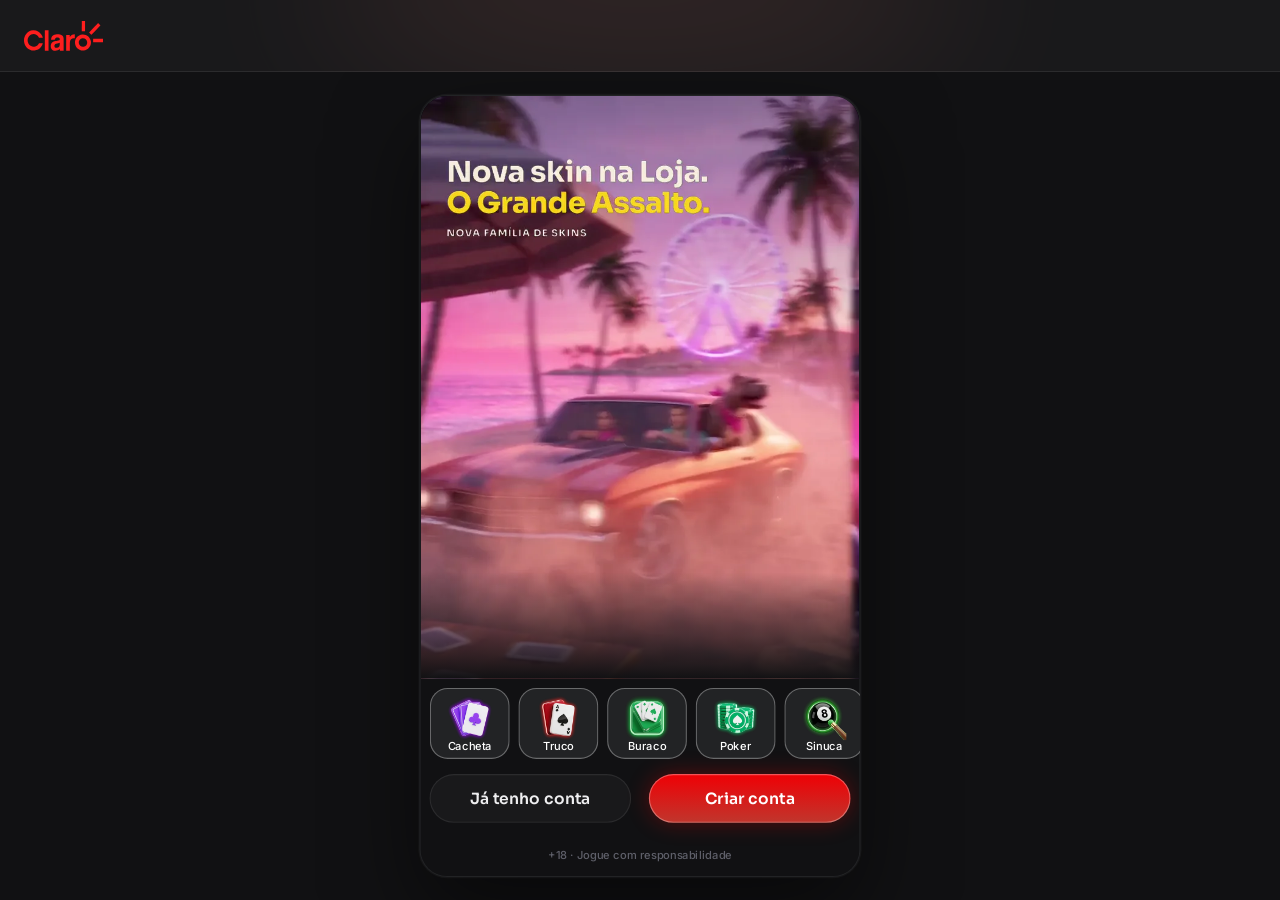
<file: index.html>
<!doctype html>
<html lang="pt-BR">
<head>
<meta charset="utf-8">
<meta name="viewport" content="width=device-width, initial-scale=1, viewport-fit=cover, user-scalable=no">
<meta name="robots" content="noindex, nofollow">
<meta name="theme-color" content="#141e2a">
<meta name="mobile-web-app-capable" content="yes">
<meta name="apple-mobile-web-app-capable" content="yes">
<meta name="apple-mobile-web-app-status-bar-style" content="black-translucent">
<title>Claro · protótipo</title>
<link rel="icon" href="assets/ui/logo_icon.webp">
<link rel="preconnect" href="https://fonts.googleapis.com">
<link rel="preconnect" href="https://fonts.gstatic.com" crossorigin>
<link rel="stylesheet" href="https://fonts.googleapis.com/css2?family=Inter:wght@400;500;600;700&family=Sora:wght@600;700;800&display=swap">
<link rel="stylesheet" href="css/tokens.css?v=claro-11261813">
<link rel="stylesheet" href="css/ui.css?v=claro-11261813">
<link rel="stylesheet" href="css/screens.css?v=claro-11261813">
<link rel="stylesheet" href="css/game.css?v=claro-11261813">
<link rel="stylesheet" href="css/desk.css?v=claro-11261813">
<link rel="stylesheet" href="css/missoes.css?v=claro-11261813">
</head>
<body>
<svg width="0" height="0" style="position:absolute" aria-hidden="true">
  <defs><clipPath id="hexclip" clipPathUnits="objectBoundingBox"><path id="hexpath" d=""/></clipPath></defs>
  <symbol id="s-E" viewBox="0 0 16 20"><path d="M8 0C5 4 0 7.5 0 11.5C0 14 2 16 4.5 16C5.7 16 6.8 15.5 7.5 14.7C7.3 16.6 6.5 18.3 5 20H11C9.5 18.3 8.7 16.6 8.5 14.7C9.2 15.5 10.3 16 11.5 16C14 16 16 14 16 11.5C16 7.5 11 4 8 0Z"/></symbol>
  <symbol id="s-C" viewBox="0 0 20 18.4"><path d="M10 18.35L8.55 17.03C3.4 12.36 0 9.28 0 5.5C0 2.420 2.42 0 5.5 0C7.24 0 8.91 0.81 10 2.09C11.09 0.81 12.76 0 14.5 0C17.58 0 20 2.42 20 5.5C20 9.28 16.6 12.36 11.45 17.04L10 18.35Z"/></symbol>
  <symbol id="s-O" viewBox="0 0 15 20"><path d="M7.5 0L15 10L7.5 20L0 10L7.5 0Z"/></symbol>
  <symbol id="s-P" viewBox="0 0 18 18.5"><path d="M9 0C11.3 0 13.2 1.9 13.2 4.2C13.2 5 13 5.7 12.6 6.3C13 6.2 13.4 6.1 13.8 6.1C16.1 6.1 18 8 18 10.3C18 12.6 16.1 14.5 13.8 14.5C12.5 14.5 11.3 13.9 10.5 12.9C10.7 14.9 11.6 16.8 13.1 18.5H4.9C6.4 16.8 7.3 14.9 7.5 12.9C6.7 13.9 5.5 14.5 4.2 14.5C1.9 14.5 0 12.6 0 10.3C0 8 1.9 6.1 4.2 6.1C4.6 6.1 5 6.2 5.4 6.3C5 5.7 4.8 5 4.8 4.2C4.8 1.9 6.7 0 9 0Z"/></symbol>
  <symbol id="i-copy" viewBox="0 0 448 512"><path d="M208 0H332.1c12.7 0 24.9 5.1 33.9 14.1l67.9 67.9c9 9 14.1 21.2 14.1 33.9V336c0 26.5-21.5 48-48 48H208c-26.5 0-48-21.5-48-48V48c0-26.5 21.5-48 48-48zM48 128h80v64H64V448H256V416h64v48c0 26.5-21.5 48-48 48H48c-26.5 0-48-21.5-48-48V176c0-26.5 21.5-48 48-48z"/></symbol>
  <symbol id="i-share" viewBox="0 0 448 512"><path d="M352 224c53 0 96-43 96-96s-43-96-96-96s-96 43-96 96c0 4 .2 8 .7 11.9l-94.1 47C145.4 170.2 121.9 160 96 160c-53 0-96 43-96 96s43 96 96 96c25.9 0 49.4-10.2 66.6-26.9l94.1 47c-.5 3.9-.7 7.8-.7 11.9c0 53 43 96 96 96s96-43 96-96s-43-96-96-96c-25.9 0-49.4 10.2-66.6 26.9l-94.1-47c.5-3.9 .7-7.8 .7-11.9s-.2-8-.7-11.9l94.1-47C302.6 213.8 326.1 224 352 224z"/></symbol>
  <symbol id="i-wa" viewBox="0 0 448 512"><path d="M380.9 97.1C339 55.1 283.2 32 223.9 32c-122.4 0-222 99.6-222 222 0 39.1 10.2 77.3 29.6 111L0 480l117.7-30.9c32.4 17.7 68.9 27 106.1 27h.1c122.3 0 224.1-99.6 224.1-222 0-59.3-25.2-115-67.1-157zm-157 341.6c-33.2 0-65.7-8.9-94-25.7l-6.7-4-69.8 18.3L72 359.2l-4.4-7c-18.5-29.4-28.2-63.3-28.2-98.2 0-101.7 82.8-184.5 184.6-184.5 49.3 0 95.6 19.2 130.4 54.1 34.8 34.9 56.2 81.2 56.1 130.5 0 101.8-84.9 184.6-186.6 184.6zm101.2-138.2c-5.5-2.8-32.8-16.2-37.9-18-5.1-1.9-8.8-2.8-12.5 2.8-3.7 5.6-14.3 18-17.6 21.8-3.2 3.7-6.5 4.2-12 1.4-32.6-16.3-54-29.1-75.5-66-5.7-9.8 5.7-9.1 16.3-30.3 1.8-3.7.9-6.9-.5-9.7-1.4-2.8-12.5-30.1-17.1-41.2-4.5-10.8-9.1-9.3-12.5-9.5-3.2-.2-6.9-.2-10.6-.2-3.7 0-9.7 1.4-14.8 6.9-5.1 5.6-19.4 19-19.4 46.3 0 27.3 19.9 53.7 22.6 57.4 2.8 3.7 39.1 59.7 94.8 83.8 35.2 15.2 49 16.5 66.6 13.9 10.7-1.6 32.8-13.4 37.4-26.4 4.6-13 4.6-24.1 3.2-26.4-1.3-2.5-5-3.9-10.5-6.6z"/></symbol>
  <symbol id="i-pen" viewBox="0 0 512 512"><path d="M362.7 19.3L314.3 67.7 444.3 197.7l48.4-48.4c25-25 25-65.5 0-90.5L453.3 19.3c-25-25-65.5-25-90.5 0zm-71 71L58.6 323.5c-10.4 10.4-18 23.3-22.2 37.4L1 481.2C-1.5 489.7 .8 498.8 7 505s15.3 8.5 23.7 6.1l120.3-35.4c14.1-4.2 27-11.8 37.4-22.2L421.7 220.3 291.7 90.3z"/></symbol>
  <symbol id="i-plus" viewBox="0 0 448 512"><path d="M256 80c0-17.7-14.3-32-32-32s-32 14.3-32 32v144H48c-17.7 0-32 14.3-32 32s14.3 32 32 32h144v144c0 17.7 14.3 32 32 32s32-14.3 32-32V288h144c17.7 0 32-14.3 32-32s-14.3-32-32-32H256V80z"/></symbol>
  <symbol id="i-chev-l" viewBox="0 0 320 512"><path d="M9.4 233.4c-12.5 12.5-12.5 32.8 0 45.3l192 192c12.5 12.5 32.8 12.5 45.3 0s12.5-32.8 0-45.3L77.3 256 246.6 86.6c12.5-12.5 12.5-32.8 0-45.3s-32.8-12.5-45.3 0l-192 192z"/></symbol>
  <symbol id="i-chev-r" viewBox="0 0 320 512"><path d="M310.6 233.4c12.5 12.5 12.5 32.8 0 45.3l-192 192c-12.5 12.5-32.8 12.5-45.3 0s-12.5-32.8 0-45.3L242.7 256 73.4 86.6c-12.5-12.5-12.5-32.8 0-45.3s32.8-12.5 45.3 0l192 192z"/></symbol>
  <symbol id="i-chev-l-light" viewBox="0 0 320 512"><path d="M20.7 267.3c-6.2-6.2-6.2-16.4 0-22.6l192-192c6.2-6.2 16.4-6.2 22.6 0s6.2 16.4 0 22.6L54.6 256 235.3 436.7c6.2 6.2 6.2 16.4 0 22.6s-16.4 6.2-22.6 0l-192-192z"/></symbol>
  <symbol id="i-chev-r-light" viewBox="0 0 320 512"><path d="M299.3 244.7c6.2 6.2 6.2 16.4 0 22.6l-192 192c-6.2 6.2-16.4 6.2-22.6 0s-6.2-16.4 0-22.6L265.4 256 84.7 75.3c-6.2-6.2-6.2-16.4 0-22.6s16.4-6.2 22.6 0l192 192z"/></symbol>
  <symbol id="i-x" viewBox="0 0 384 512"><path d="M324.5 411.1c6.2 6.2 16.4 6.2 22.6 0s6.2-16.4 0-22.6L214.6 256 347.1 123.5c6.2-6.2 6.2-16.4 0-22.6s-16.4-6.2-22.6 0L192 233.4 59.5 100.9c-6.2-6.2-16.4-6.2-22.6 0s-6.2 16.4 0 22.6L169.4 256 36.9 388.5c-6.2 6.2-6.2 16.4 0 22.6s16.4 6.2 22.6 0L192 278.6 324.5 411.1z"/></symbol>
  <symbol id="i-search" viewBox="0 0 512 512"><path d="M384 208A176 176 0 1 0 32 208a176 176 0 1 0 352 0zM343.3 366C307 397.2 259.7 416 208 416C93.1 416 0 322.9 0 208S93.1 0 208 0S416 93.1 416 208c0 51.7-18.8 99-50 135.3L507.3 484.7c6.2 6.2 6.2 16.4 0 22.6s-16.4 6.2-22.6 0L343.3 366z"/></symbol>
  <symbol id="i-check" viewBox="0 0 512 512"><path d="M256 512A256 256 0 1 0 256 0a256 256 0 1 0 0 512zM369 209L241 337c-9.4 9.4-24.6 9.4-33.9 0l-64-64c-9.4-9.4-9.4-24.6 0-33.9s24.6-9.4 33.9 0l47 47L335 175c9.4-9.4 24.6-9.4 33.9 0s9.4 24.6 0 33.9z"/></symbol>
  <symbol id="i-eye" viewBox="0 0 576 512"><path d="M288 32c-80.8 0-145.5 36.8-192.6 80.6C48.6 156 17.3 208 2.5 243.7c-3.3 7.9-3.3 16.7 0 24.6C17.3 304 48.6 356 95.4 399.4C142.5 443.2 207.2 480 288 480s145.5-36.8 192.6-80.6c46.8-43.5 78.1-95.4 93-131.1c3.3-7.9 3.3-16.7 0-24.6c-14.9-35.7-46.2-87.7-93-131.1C433.5 68.8 368.8 32 288 32zM144 256a144 144 0 1 1 288 0 144 144 0 1 1 -288 0zm144-64c0 35.3-28.7 64-64 64c-7.1 0-13.9-1.2-20.3-3.3c-5.5-1.8-11.9 1.6-11.7 7.4c.3 6.9 1.3 13.8 3.2 20.7c13.7 51.2 66.4 81.6 117.6 67.9s81.6-66.4 67.9-117.6c-11.1-41.5-47.8-69.4-88.6-71.1c-5.8-.2-9.2 6.1-7.4 11.7c2.1 6.4 3.3 13.2 3.3 20.3z"/></symbol>
  <symbol id="i-send" viewBox="0 0 512 512"><path d="M498.1 5.6c10.1 7 15.4 19.1 13.5 31.2l-64 416c-1.5 9.7-7.4 18.2-16 23s-18.9 5.4-28 1.6L284 427.7l-68.5 74.1c-8.9 9.7-22.9 12.9-35.2 8.1S160 493.2 160 480V396.4c0-4 1.5-7.8 4.2-10.7L331.8 202.8c5.8-6.3 5.6-16-.4-22s-15.7-6.4-22-.7L106 360.8 17.7 316.6C7.1 311.3 .3 300.7 0 288.9s5.9-22.8 16.1-28.7l448-256c10.7-6.1 23.9-5.5 34 1.4z"/></symbol>
  <symbol id="i-star" viewBox="0 0 576 512"><path d="M316.9 18C311.6 7 300.4 0 288.1 0s-23.4 7-28.8 18L195 150.3 51.4 171.5c-12 1.8-22 10.2-25.7 21.7s-.7 24.2 7.9 32.7L137.8 329 113.2 474.7c-2 12 3 24.2 12.9 31.3s23 8 33.8 2.3l128.3-68.5 128.3 68.5c10.8 5.7 23.9 4.9 33.8-2.3s14.9-19.3 12.9-31.3L438.5 329 542.7 225.9c8.6-8.5 11.7-21.2 7.9-32.7s-13.7-19.9-25.7-21.7L381.2 150.3 316.9 18z"/></symbol>
  <symbol id="i-star-o" viewBox="0 0 576 512"><path d="M287.9 0c9.2 0 17.6 5.2 21.6 13.5l68.6 141.3 153.2 22.6c9 1.3 16.5 7.6 19.3 16.3s.5 18.1-5.9 24.5L433.6 328.4l26.2 155.6c1.5 9-2.2 18.1-9.7 23.5s-17.3 6-25.3 1.7l-137-73.2L151 509.1c-8.1 4.3-17.9 3.7-25.3-1.7s-11.2-14.5-9.7-23.5l26.2-155.6L31.1 218.2c-6.5-6.4-8.7-15.9-5.9-24.5s10.3-14.9 19.3-16.3l153.2-22.6L266.3 13.5C270.4 5.2 278.7 0 287.9 0zm0 79L235.4 187.2c-3.5 7.1-10.2 12.1-18.1 13.3L99 217.9 184.9 303c5.5 5.5 8.1 13.3 6.8 21L171.4 443.7l105.2-56.2c7.1-3.8 15.6-3.7 22.6 0l105.2 56.2L384.2 324.1c-1.3-7.7 1.2-15.5 6.8-21l85.9-85.1L358.6 200.5c-7.8-1.2-14.6-6.1-18.1-13.3L287.9 79z"/></symbol>
</svg>

<!-- desktop (js/desk.js): header largo, menu e chat ao vivo em volta da coluna 9:16 -->
<header class="dkh" id="dkh"></header>
<aside class="dkl" id="dkl" aria-label="Menu"></aside>
<aside class="dkr" id="dkr" aria-label="Chat ao vivo"></aside>

<div class="stage-wrap"><div class="phone" id="phone">
  <div class="status" aria-hidden="true"><span>9:41</span><span class="island"></span>
    <span class="icons"><svg width="18" height="12" viewBox="0 0 18 12" fill="#fff"><rect x="0" y="8" width="3" height="4" rx="1"/><rect x="5" y="5.5" width="3" height="6.5" rx="1"/><rect x="10" y="3" width="3" height="9" rx="1"/><rect x="15" y="0" width="3" height="12" rx="1"/></svg><svg width="16" height="12" viewBox="0 0 16 12" fill="#fff"><path d="M8 2.2c2.3 0 4.4.9 6 2.4l1.1-1.1A10 10 0 0 0 8 .6 10 10 0 0 0 .9 3.5L2 4.6a8.4 8.4 0 0 1 6-2.4zm0 3.3c1.4 0 2.7.5 3.7 1.4l1.1-1.1A7 7 0 0 0 8 3.9a7 7 0 0 0-4.8 1.9l1.1 1.1c1-.9 2.3-1.4 3.7-1.4zm0 3.3c.6 0 1.1.2 1.5.6L8 11 6.5 9.4c.4-.4.9-.6 1.5-.6z"/></svg><svg width="27" height="13" viewBox="0 0 27 13" fill="none"><rect x=".5" y=".5" width="23" height="12" rx="3.5" stroke="#fff" opacity=".4"/><rect x="2" y="2" width="20" height="9" rx="2" fill="#fff"/><rect x="25" y="4.5" width="1.6" height="4" rx=".8" fill="#fff" opacity=".4"/></svg></span>
  </div>
  <div class="app" id="app">
    <!-- telas do app (renderizadas pelo js/screens.js) -->
    <section class="scr" id="view"></section>

    <!-- tela de jogo: os motores (js/games.js) desenham dentro dela -->
    <section class="scr game-scr" id="scr-game" hidden>
      <header class="hud" id="hud"></header>
      <div class="jogo" id="jogo"><div class="board" id="board"></div></div>
      <nav class="mnav" id="mnav">
        <button data-g="voltar"><span class="back"><svg><use href="#i-chev-l-light"/></svg></span><span>Voltar</span></button>
        <button data-g="chat"><img class="ic" src="assets/icons/chat.webp" alt=""><span>Chat</span></button>
        <button data-g="mesa"><img class="ic" src="assets/icons/friends.webp" alt=""><span>Mesa</span></button>
        <button data-g="voz"><img class="ic" id="micIco" src="assets/icons/microphone-off.webp" alt=""><span>Voz</span></button>
        <button data-g="ajustes"><img class="ic" src="assets/icons/gear.webp" alt=""><span>Ajustes</span></button>
      </nav>
    </section>

    <div class="toast" id="toast"><span class="hint-pill" id="toastTxt"></span></div>
    <div id="sheet"></div>
    <div id="overlay"></div>
  </div>
</div></div>

<script src="js/core.js?v=claro-11261813"></script>
<script src="js/ui.js?v=claro-11261813"></script>
<script src="js/screens.js?v=claro-11261813"></script>
<script src="js/loja.js?v=claro-11261813"></script>
<script src="js/social.js?v=claro-11261813"></script>
<script src="js/torneios.js?v=claro-11261813"></script>
<script src="js/sala.js?v=claro-11261813"></script>
<script src="js/missoes.js?v=claro-11261813"></script>
<script src="js/games.js?v=claro-11261813"></script>
<script src="js/sinuca.js?v=claro-11261813"></script>
<script src="js/desk.js?v=claro-11261813"></script>
<script src="js/boot.js?v=claro-11261813"></script>
</body>
</html>
</file>
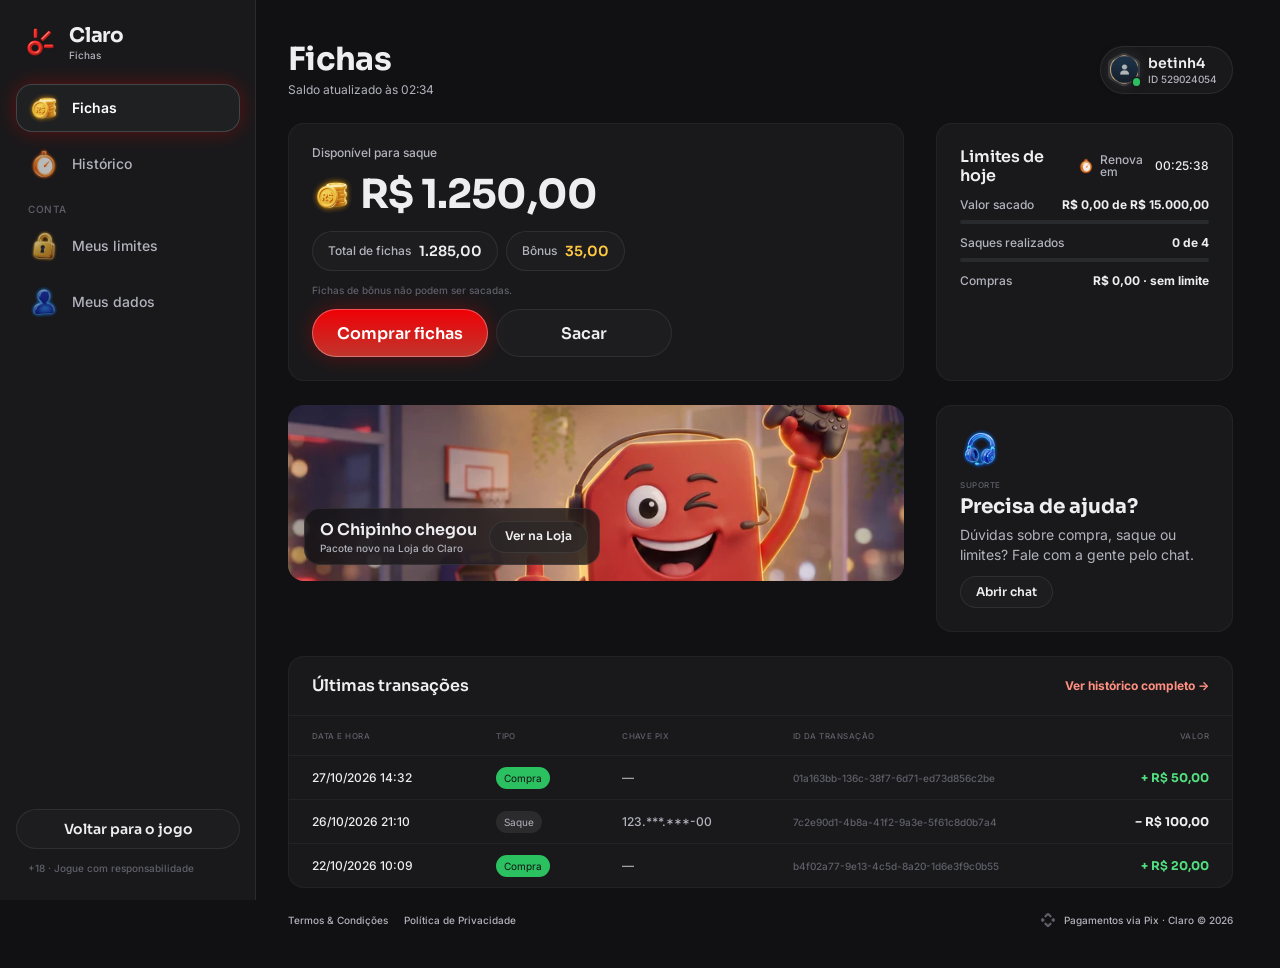
<file: fichas/index.html>
<!doctype html>
<html lang="pt-BR">
<head>
<meta charset="utf-8">
<meta name="viewport" content="width=device-width, initial-scale=1, viewport-fit=cover">
<meta name="robots" content="noindex, nofollow">
<meta name="theme-color" content="#111113">
<title>Fichas · Claro</title>
<link rel="icon" href="../assets/ui/logo_icon.webp">
<link rel="preconnect" href="https://fonts.googleapis.com">
<link rel="preconnect" href="https://fonts.gstatic.com" crossorigin>
<link rel="stylesheet" href="https://fonts.googleapis.com/css2?family=Inter:wght@400;500;600;700&family=Sora:wght@600;700;800&display=swap">
<link rel="stylesheet" href="../css/tokens.css?v=20261119a">
<link rel="stylesheet" href="../css/ui.css?v=20261119a">
<link rel="stylesheet" href="fichas.css?v=20261119a">
</head>
<body>
<svg width="0" height="0" style="position:absolute" aria-hidden="true">
  <defs><clipPath id="hexclip" clipPathUnits="objectBoundingBox"><path id="hexpath" d=""/></clipPath></defs>
  <symbol id="i-chev-l-light" viewBox="0 0 320 512"><path d="M20.7 267.3c-6.2-6.2-6.2-16.4 0-22.6l192-192c6.2-6.2 16.4-6.2 22.6 0s6.2 16.4 0 22.6L54.6 256 235.3 436.7c6.2 6.2 6.2 16.4 0 22.6s-16.4 6.2-22.6 0l-192-192z"/></symbol>
  <symbol id="i-x" viewBox="0 0 384 512"><path d="M324.5 411.1c6.2 6.2 16.4 6.2 22.6 0s6.2-16.4 0-22.6L214.6 256 347.1 123.5c6.2-6.2 6.2-16.4 0-22.6s-16.4-6.2-22.6 0L192 233.4 59.5 100.9c-6.2-6.2-16.4-6.2-22.6 0s-6.2 16.4 0 22.6L169.4 256 36.9 388.5c-6.2 6.2-6.2 16.4 0 22.6s16.4 6.2 22.6 0L192 278.6 324.5 411.1z"/></symbol>
  <symbol id="i-check" viewBox="0 0 448 512"><path d="M438.6 105.4c12.5 12.5 12.5 32.8 0 45.3l-256 256c-12.5 12.5-32.8 12.5-45.3 0l-128-128c-12.5-12.5-12.5-32.8 0-45.3s32.8-12.5 45.3 0L160 338.7 393.4 105.4c12.5-12.5 32.8-12.5 45.3 0z"/></symbol>
  <symbol id="i-copy" viewBox="0 0 448 512"><path d="M208 0H332.1c12.7 0 24.9 5.1 33.9 14.1l67.9 67.9c9 9 14.1 21.2 14.1 33.9V336c0 26.5-21.5 48-48 48H208c-26.5 0-48-21.5-48-48V48c0-26.5 21.5-48 48-48zM48 128h80v64H64V448H256V416h64v48c0 26.5-21.5 48-48 48H48c-26.5 0-48-21.5-48-48V176c0-26.5 21.5-48 48-48z"/></symbol>
  <symbol id="i-pix" viewBox="0 0 24 24"><path d="M6.1 6.3 10.1 2.3a2.7 2.7 0 0 1 3.8 0l4 4-2.3 2.3-2.9-2.9a1 1 0 0 0-1.4 0L8.4 8.6 6.1 6.3zm11.8 11.4-4 4a2.7 2.7 0 0 1-3.8 0l-4-4 2.3-2.3 2.9 2.9a1 1 0 0 0 1.4 0l2.9-2.9 2.3 2.3zM2.3 10.1l1.6-1.6L7.4 12l-3.5 3.5-1.6-1.6a2.7 2.7 0 0 1 0-3.8zm19.4 0a2.7 2.7 0 0 1 0 3.8l-1.6 1.6-3.5-3.5 3.5-3.5 1.6 1.6z"/></symbol>
</svg>

<div class="fx">
  <aside class="side" id="side" aria-label="Menu"></aside>
  <div class="main">
    <header class="mtop" id="mtop"></header>
    <main class="page" id="page"></main>
    <footer class="foot" id="foot"></footer>
  </div>
</div>
<div class="veil" id="veil" hidden><section class="drawer" id="drawer" role="dialog" aria-modal="true"></section></div>
<div class="toast" id="toast"><span class="hint-pill" id="toastTxt"></span></div>

<script src="fichas.js?v=20261119a"></script>
</body>
</html>
</file>
<file: css/tokens.css>
/* Claro · tokens do DS EstrelaGames (Rjx31bgpOt4m1U8DVKyWtd · modo Claro), valores resolvidos 1:1 */
:root{
  color-scheme: dark;
  /* background */
  --bg-default:#111113; --bg-subtle:#19191b; --bg-strong:#222325; --bg-raised:#292a2e; --bg-inset:#010101; --bg-highlight:#ffffff14; --bg-chrome:#19191b; --bg-divider:#292a2e; --bg-band:#00000052;
  --bga-default-50:#11111380; --bga-default-75:#111113bf; --bga-subtle-50:#19191b80; --bga-subtle-75:#19191bbf;
  --bga-strong-25:#22232540; --bga-strong-50:#22232580; --bga-strong-75:#222325bf;
  --bga-secondary-16:#ff908129; --bga-secondary-32:#ff908152; --bga-accent-12:#ffc8411f;
  /* border */
  --border-muted:#ffffff14; --border-default:#222325; --border-strong:#393a40; --border-focus:#ef0005;
  --border-hl-top:#ffffff29; --border-gold-top:#ffcfc7e5; --border-gold-bottom:#ef00055c;
  /* text */
  --text-default:#eeeef0; --text-muted:#b2b3bd; --text-link:#ff9081; --text-subtle:#5f606a; --text-disabled:#46484f;
  --text-brand:#ff9081; --text-success:#52de7e; --text-error:#ff6b6e; --text-prize:#ffc841;
  --text-on-color:#ffffff; --text-on-color-muted:#ffffffd9; --text-on-color-subtle:#ffffffb2; --text-on-light:#111113;
  /* system */
  --sys-info:#fe1e1e; --sys-success:#2cc160; --sys-success-strong:#8cf0a9; --sys-warning:#ffbe2e; --sys-error:#ef4452;
  --sysa-success-25:#2cc16040; --sysa-error-25:#ef445240; --sysa-info-25:#3b74f540;
  --notification-error:#ef4452;
  /* effects */
  --hl-subtle:#ffffff29; --hl:#ffffff52; --hl-strong:#ffffff7a;
  --shadow-faint:#0000001f; --shadow-subtle:#0000003d; --shadow:#00000066; --shadow-strong:#00000080;
  --glow-info:#ef000552; --glow-accent:#ffbe2e52; --glow-success:#52de7ea3; --glow-gold:#ff908152; --glow-blue:#ff9081; --glow-red:#ff6b6e;
  /* surfaces */
  --surface-card-top:#19191b; --surface-card-bottom:#111113; --surface-elevated-top:#292a2e; --surface-elevated-bottom:#19191b;
  /* buttons */
  --btn-primary-top:#ef0005; --btn-primary-bg:#c0362d; --btn-secondary-border:#fe1e1e;
  --btn-disabled-top:#292a2e; --btn-disabled-bg:#292a2e; --btn-disabled-text:#46484f;
  /* tabs */
  --tab-default-text:#b2b3bd; --tab-container:#222325; --input-border:#222325;
  --tab-padrao:#ef0005; --tab-padrao-tint:#ef00053d; --tab-rosa:#e93d82; --tab-rosa-tint:#e93d823d;
  /* games */
  --game-truco:#e5484d; --game-paulista:#3b74f5; --game-cacheta:#8752f2; --game-tranca:#2cc160; --game-buraco:#1f9a4a;
  --game-poker:#0fa968; --game-sinuca:#2fa35a; --game-todos:#fe1e1e; --game-domino:#14b8a6; --game-dama:#f76b15; --game-xadrez:#5b6cff;
  --game-paulista-tint:#3b74f53d; --game-truco-tint:#e5484d3d; --game-cacheta-tint:#8752f23d; --game-buraco-tint:#1f9a4a3d; --game-poker-tint:#0fa9683d; --game-sinuca-tint:#2fa35a3d;
  /* crew */
  --crew-engenheiro:#4fb3ff; --crew-comandante:#f5c542; --crew-piloto:#ff5a36; --crew-navegador:#e86bff; --crew-explorador:#4dffb8;
  --crew-bar:#ff9f43; --crew-reis:#34d399; --crew-nobru:#3d8bff; --crew-inhui:#ff4fb0;
  /* famílias da página Skins (mesma cor da chamada do Truco) */
  --crew-laje:#ff7f50; --crew-portaria:#3ddc84; --crew-live:#b45cff; --crew-feira:#ffa62b; --crew-navalha:#ff4fb0; --crew-varzea:#5be37d; --crew-oficina:#3db8ff; --crew-posto:#ff3b4a; --crew-fliper:#a45cff; --crew-grau:#4fa3ff; --crew-palpite:#f2b233; --crew-assalto:#ff4fa3;
  /* stake / table */
  --stake-padrao-top:#7a1813; --stake-padrao-bottom:#3f0f0c; --stake-iniciante-top:#1f9a4a; --stake-iniciante-bottom:#1f502c;
  --table-card-top:#1f5a4a; --table-card-bottom:#0f2e2a; --table-stake:#ffc841;
  --plus-bg:#52de7e; --plus-icon:#111113;
  --btn-success-top:#52de7e; --btn-success-bg:#1f9a4a; /* DS button-glass ☰ Type=Success (Comprar) */
  /* cards */
  --card-face:#ffffff; --card-border:#9ea2a4; --suit-red:#c72c3d; --suit-black:#141922; --back-top:#942922; --back-bottom:#570203;
  /* seat timer */
  --seat-timer-track:#ffffff1f; --seat-timer:#fe1e1e;
  /* type */
  --f-display:"Sora", "Inter", system-ui, sans-serif;
  --f-ui:"Inter", system-ui, -apple-system, sans-serif;
  --f-call:"Industry", "Sora", sans-serif;
  /* marca · Claro (sobrescreve) */
  --back-top:#7a1813; --back-bottom:#211311; --btn-primary-text:#ffffff; --crew-nobru:#FE1E1E; --crew-inhui:#FE1E1E;
}
/* estilos de texto do DS */
.t-d3xl{font:700 64px/1.2 var(--f-display);letter-spacing:-.02em}
.t-d2xl{font:700 48px/1.2 var(--f-display);letter-spacing:-.02em}
.t-dxl{font:700 40px/1.2 var(--f-display);letter-spacing:-.02em}
.t-dl{font:700 32px/1.2 var(--f-display);letter-spacing:-.02em}
.t-dm{font:700 24px/1.2 var(--f-display);letter-spacing:-.01em}
.t-ds{font:700 20px/1.2 var(--f-display);letter-spacing:-.01em}
.t-dxs{font:600 16px/1.2 var(--f-display)}
.t-d2xs{font:600 14px/1.2 var(--f-display)}
.t-d3xs{font:600 12px/1.2 var(--f-display)}
.t-hm{font:700 20px/1.2 var(--f-ui)}
.t-ll{font:500 16px/1 var(--f-ui)} .t-lm{font:500 14px/1 var(--f-ui)} .t-ls{font:500 12px/1 var(--f-ui)} .t-lxs{font:500 10px/1 var(--f-ui)} .t-l2xs{font:500 8px/1 var(--f-ui)}
.t-link{font:700 12px/1.5 var(--f-ui)}
.t-p2xl{font:400 20px/1.5 var(--f-ui)} .t-pm{font:400 14px/1.5 var(--f-ui)} .t-ps{font:400 12px/1.5 var(--f-ui)}
</file>
<file: css/ui.css>
/* EstrelaGames · base + componentes do DS (Apple Gamer Style · Glass). Medidas 1:1 com o Figma (frame 375). */
*{box-sizing:border-box}
html,body{height:100%;margin:0}
body{background:#05080c;color:var(--text-default);font-family:var(--f-ui);-webkit-font-smoothing:antialiased;overflow:hidden;-webkit-text-size-adjust:100%}
button{font:inherit;color:inherit;border:0;background:none;padding:0;margin:0;cursor:pointer;-webkit-tap-highlight-color:transparent;text-align:inherit}
button:focus-visible,[role="button"]:focus-visible{outline:2px solid var(--border-focus);outline-offset:2px}
/* cards clicáveis são div[role=button]: o WebKit (iPhone) não estica os filhos de um <button> com flex */
[role="button"]{cursor:pointer;-webkit-tap-highlight-color:transparent;-webkit-user-select:none;user-select:none;outline:0}
input{font:inherit;color:inherit;border:0;background:none;outline:0;padding:0;margin:0;min-width:0}
img,video{display:block;max-width:100%;user-select:none;-webkit-user-drag:none}
video::-webkit-media-controls,video::-webkit-media-controls-start-playback-button,video::-webkit-media-controls-overlay-play-button{display:none!important;-webkit-appearance:none} /* sem botão de play: os vídeos são fundo */
svg{display:block}
[hidden]{display:none!important}
.ic{flex:none;object-fit:contain;pointer-events:none}

/* ---------- aparelho ---------- */
.stage-wrap{position:fixed;inset:0;display:flex;align-items:center;justify-content:center}
.phone{position:relative;width:375px;height:812px;background:var(--bg-subtle);overflow:hidden;border-radius:48px;box-shadow:0 0 0 10px #0c1016,0 0 0 11px #2a3340,0 40px 80px rgba(0,0,0,.6);transform-origin:center;display:flex;flex-direction:column}
.status{position:relative;flex:none;height:44px;display:flex;align-items:center;justify-content:space-between;padding:0 26px 0 32px;font:600 15px/1 var(--f-ui);background:var(--bg-subtle);z-index:60;pointer-events:none}
.status .island{position:absolute;left:50%;top:10px;width:118px;height:32px;margin-left:-59px;border-radius:20px;background:#000}
.status .icons{display:flex;gap:6px;align-items:center}
.app{position:relative;flex:1;min-height:0;overflow:hidden}
@media (max-width:520px){
  .phone{width:100vw;height:100vh;height:100dvh;border-radius:0;box-shadow:none;transform:none!important}
  .status{display:none}
  .app{padding-top:env(safe-area-inset-top,0px)}
}
.scr{position:absolute;inset:0;display:flex;flex-direction:column;background:var(--bg-subtle);overflow:hidden}
.app>.scr{top:env(safe-area-inset-top,0px)}
@media (min-width:521px){.app>.scr{top:0}}
.scroll{flex:1;min-height:0;overflow-y:auto;overflow-x:hidden;-webkit-overflow-scrolling:touch;scrollbar-width:none;overscroll-behavior:contain}
.scroll::-webkit-scrollbar,.hscroll::-webkit-scrollbar{display:none}
/* linha com rolagem lateral: sem clip, sangra até a borda da tela (regra Oct 26) */
.hscroll{display:flex;overflow-x:auto;overflow-y:visible;scrollbar-width:none;margin:0 -8px;padding:0 8px;scroll-padding:0 8px;-webkit-overflow-scrolling:touch}

/* ---------- ícones 3D ---------- */
.i16{width:16px;height:16px}.i20{width:20px;height:20px}.i24{width:24px;height:24px}.i28{width:28px;height:28px}.i32{width:32px;height:32px}.i36{width:36px;height:36px}.i40{width:40px;height:40px}.i48{width:48px;height:48px}

/* ---------- header-game (Mobile · Glass) ---------- */
.hdr{position:relative;flex:none;height:64px;display:flex;align-items:center;gap:4px;padding:8px 12px;background:var(--bg-subtle);overflow:hidden;z-index:20}
.hdr::before{content:"";position:absolute;left:48px;top:-70px;width:280px;height:140px;border-radius:50%;background:var(--glow-blue);filter:blur(60px);opacity:.15;pointer-events:none}
.hdr .side{position:relative;flex:1;min-width:0;display:flex;align-items:center;gap:4px}
.hdr .logo{width:24px;height:36px;display:grid;place-items:center;flex:none}
.hdr .logo img{width:25px;height:24px}
.cpill{flex:1;min-width:0;height:34px;display:flex;align-items:center;gap:2px;padding:4px;border-radius:999px;background:linear-gradient(90deg,#52de7e1a,#22232506),var(--bga-strong-50);box-shadow:inset 0 0 0 1px var(--border-muted);overflow:hidden}
.cpill.bonus{padding:4px 8px 4px 4px;background:linear-gradient(90deg,#22232506,#ffc8411a),var(--bga-strong-50)}
.cpill .ic{width:24px;height:24px}
.cpill .t{flex:1;min-width:0;display:flex;flex-direction:column;gap:2px;text-align:left}
.cpill .t small{font:500 8px/1 var(--f-ui);color:var(--text-muted)}
.cpill .t b{font:700 12px/10px var(--f-ui);color:var(--text-default);white-space:nowrap;overflow:hidden;text-overflow:ellipsis}
.cpill.bonus .t b{color:var(--text-prize)}
.cpill .plus{width:20px;height:20px;border-radius:10px;background:var(--plus-bg);display:grid;place-items:center;flex:none}
.cpill .plus svg{width:12px;height:12px;fill:var(--plus-icon)}
/* saldo com seta: abre o dropdown (DS header-game ◉ Expanded) */
.cpill .chev{width:20px;height:20px;display:grid;place-items:center;flex:none}
.cpill .chev svg{width:10px;height:10px;fill:var(--text-muted);transform:rotate(90deg);transition:transform .2s}
.cpill.open{box-shadow:inset 0 0 0 1px var(--border-strong)} .cpill.open .chev svg{transform:rotate(-90deg)}
.hdr .hbuy{flex:1;min-width:0}
/* dropdown do saldo (DS balance-panel) · celular: preso embaixo do header */
.baldrop{position:absolute;left:0;right:0;top:64px;bottom:0;z-index:45;background:var(--bga-default-75);animation:fade .15s both}
.balp{display:flex;flex-direction:column;gap:16px;max-height:100%;overflow:auto;padding:16px 16px 24px;background:var(--bg-subtle);border-radius:0 0 24px 24px;box-shadow:inset 0 -1px 0 var(--hl-subtle),0 16px 40px rgba(0,0,0,.4);animation:balIn .22s cubic-bezier(.2,.8,.2,1) both}
@keyframes balIn{from{transform:translateY(-12px);opacity:0}}
.balp .top{display:flex;justify-content:space-between;align-items:center}
.balp .top small{font:500 12px/1.2 var(--f-ui);color:var(--text-muted)}
.balp .tv{display:flex;align-items:center;gap:4px}
.balp .eye,.balp .x{display:grid;place-items:center;width:28px;height:28px}
.balp .eye svg{width:20px;height:20px;fill:var(--text-muted)}
.balp .x svg{width:12px;height:12px;fill:var(--text-muted);transform:rotate(-90deg)}
.balp .rows{display:flex;flex-direction:column;gap:12px}
.balp .kv{display:flex;justify-content:space-between;gap:12px;font:400 14px/1.4 var(--f-ui);color:var(--text-muted)}
.balp .kv b{font-weight:400;color:var(--text-default);font-variant-numeric:tabular-nums;text-align:right}
.balp hr{border:0;height:1px;background:var(--border-muted);margin:0}
.balp .acts{display:flex;gap:12px} .balp .acts .btn{flex:1}
/* Bônus Fidelidade (DS _loyalty-bonus): Resgatar quando tem valor · Juntando com a seta que abre as regras */
.fid{display:flex;flex-direction:column;gap:12px;padding:8px 12px 8px 8px;border-radius:24px;background:var(--bga-strong-50);box-shadow:inset 0 0 0 1px var(--border-muted)}
.fid.ready{flex-direction:row;align-items:center;gap:8px}
.fid .ic{width:28px;height:28px;flex:none}
.fid .t{flex:1;min-width:0;display:flex;flex-direction:column;gap:2px;text-align:left}
.fid .t b{font:400 14px/1.3 var(--f-ui);color:var(--text-default)}
.fid .t small{font:500 10px/1.2 var(--f-ui);color:var(--text-muted)}
.fid .v{font:400 14px/1 var(--f-ui);font-variant-numeric:tabular-nums}
.fid .row{display:flex;align-items:center;gap:8px;width:100%}
.fid .chev{width:20px;height:20px;display:grid;place-items:center;flex:none}
.fid .chev svg{width:10px;height:10px;fill:var(--text-muted);transform:rotate(90deg);transition:transform .2s}
.fid.open{border-radius:16px;padding:8px 12px 12px 8px} .fid.open .chev svg{transform:rotate(-90deg)}
.fid .more{display:flex;flex-direction:column;gap:12px}
.fid .wk{display:flex;flex-direction:column;gap:4px;padding:12px;border-radius:12px;background:var(--bga-default-50);box-shadow:inset 0 0 0 1px var(--border-muted)}
.fid .wk small{font:500 12px/1.2 var(--f-ui);color:var(--text-muted)}
.fid .wk b{font:700 20px/1.2 var(--f-display);color:var(--text-prize);font-variant-numeric:tabular-nums}
.fid p{margin:0;font:400 12px/1.5 var(--f-ui);color:var(--text-muted)}
.fid .kv{font-size:12px}
.hbell{position:relative;width:36px;height:36px;border-radius:18px;background:var(--bga-strong-50);box-shadow:inset 0 0 0 1px var(--border-muted);display:grid;place-items:center;flex:none}
.hbell .ic{width:28px;height:28px}
.hbell i{position:absolute;left:28px;top:0;width:8px;height:8px;border-radius:50%;background:var(--notification-error)}
.hbell i[hidden]{display:none}

/* ---------- header-avatar (hexágono com borda da tripulação) ---------- */
.hav{position:relative;display:inline-block;flex:none;width:var(--w,44px);height:var(--h,48px)}
.hav .gl{position:absolute;left:-4.5%;top:0;width:109%;aspect-ratio:1;border-radius:50%;background:var(--cc);filter:blur(calc(var(--w,44px) * .16));opacity:.45;pointer-events:none}
.hav .hx{position:absolute;inset:0;-webkit-clip-path:url(#hexclip);clip-path:url(#hexclip);background:var(--cc)}
.hav .hx img{position:absolute;inset:2px;width:calc(100% - 4px);height:calc(100% - 4px);object-fit:cover;object-position:center top;-webkit-clip-path:url(#hexclip);clip-path:url(#hexclip);background:var(--bg-raised)}
.hav .on{position:absolute;left:77%;top:75%;width:23%;aspect-ratio:1;border-radius:50%;background:var(--sys-success);box-shadow:0 0 0 1.5px var(--bg-subtle)}
.hav.xs{--w:24px;--h:26px}.hav.s{--w:32px;--h:35px}.hav.m{--w:44px;--h:48px}.hav.l{--w:56px;--h:60px}
.hav.xs .hx img,.hav.s .hx img{inset:1.5px;width:calc(100% - 3px);height:calc(100% - 3px)}
.hav.empty{height:var(--w)}
.hav.empty .av0{position:absolute;inset:4.5%;width:91%;height:91%}
.hav.empty .add{position:absolute;left:63.6%;top:63.6%;width:27.3%;height:27.3%;border-radius:50%;background:var(--plus-bg);box-shadow:0 0 0 1.2px var(--bg-subtle);display:grid;place-items:center}
.hav.empty .add svg{width:58%;height:58%;fill:var(--plus-icon)}

/* ---------- avatar circular (avatar-estrela-games) ---------- */
.av{position:relative;display:inline-block;vertical-align:middle;flex:none;width:var(--s,48px);height:var(--s,48px);border-radius:50%;background:linear-gradient(180deg,var(--surface-elevated-top),var(--surface-elevated-bottom));box-shadow:inset 0 0 0 var(--bw,2px) #ffffff29}
.av img{position:absolute;inset:var(--bw,2px);width:calc(100% - 2*var(--bw,2px));height:calc(100% - 2*var(--bw,2px));border-radius:50%;object-fit:cover;object-position:center top}
.av.s{--s:32px;--bw:1px}.av.m{--s:48px;--bw:2px}.av.l{--s:80px;--bw:3px}.av.xl{--s:120px;--bw:4px}
.av .lvl{position:absolute;left:50%;bottom:-4px;transform:translateX(-50%);padding:1px 6px;border-radius:999px;background:var(--bg-raised);box-shadow:0 0 0 2px var(--bg-default);font:600 12px/14px var(--f-display);white-space:nowrap}
.av.empty .ph{position:absolute;inset:25%;width:50%;height:50%;fill:#ffffff52}
.av .addb{position:absolute;left:63.3%;top:63.3%;width:36.7%;height:36.7%;border-radius:50%;background:var(--plus-bg);display:grid;place-items:center;box-shadow:0 0 0 3px var(--bg-subtle)}
.av .addb svg{width:50%;height:50%;fill:#fff}

/* ---------- navbar-glass ---------- */
.nav{position:absolute;left:16px;right:16px;bottom:calc(12px + env(safe-area-inset-bottom,0px));height:64px;display:flex;align-items:stretch;padding:4px;border-radius:24px;background:var(--bga-strong-75);box-shadow:inset 0 0 0 1px var(--border-muted);-webkit-backdrop-filter:blur(24px);backdrop-filter:blur(24px);z-index:30}
.nav>button{position:relative;flex:1;min-width:0;display:flex;flex-direction:column;align-items:center;justify-content:center;border-radius:20px}
.nav>button .ic{width:32px;height:32px;opacity:.75}
.nav>button>span{font:500 10px/1 var(--f-ui);color:var(--text-subtle);white-space:nowrap}
.nav>button.on{flex:none;width:104px;justify-content:flex-end;gap:2px;padding-bottom:6px;background:var(--bga-secondary-16);box-shadow:inset 0 0 0 1px var(--hl-subtle),0 0 20px var(--glow-info)}
.nav>button.on .ic{position:absolute;left:28px;top:-14px;width:48px;height:48px;opacity:1}
.nav>button.on .lr{width:100%;display:flex;align-items:center;justify-content:space-between;padding:0 8px}
.nav>button.on .lr span{font:500 10px/1 var(--f-ui);color:var(--text-on-color)}
.nav .lr i{width:16px;height:16px;display:grid;place-items:center}
.nav .lr svg{width:10px;height:16px;fill:var(--text-on-color)}

/* ---------- game-block ---------- */
.gb{position:relative;flex:none;width:72px;height:64px;border-radius:16px;display:flex;flex-direction:column;align-items:center;justify-content:center;padding:4px 0;background:var(--tab-container);box-shadow:inset 0 0 0 1px var(--hl);font:500 10px/1 var(--f-ui);color:var(--text-on-color);white-space:nowrap}
.gb .ic{width:40px;height:40px}
.gb.on{justify-content:flex-end;padding:0 0 6px;background:var(--gc);box-shadow:0 4px 12px var(--gs,transparent)}
.gb.on .ic{position:absolute;left:50%;top:-12px;width:60px;height:60px;margin-left:-30px}
.gb .lk{position:absolute;right:4px;top:4px;width:14px;height:14px;opacity:.8}
.gb.on .lk{display:none}
.games-row{gap:8px;padding-top:12px;margin-top:-12px}
.games-row .gb{width:72px}

/* ---------- tabs ---------- */
.tabs{display:flex;gap:2px;height:44px;padding:4px;border-radius:12px;background:var(--bg-raised);box-shadow:inset 0 0 0 1px var(--input-border)}
.tabs>button{position:relative;flex:1;min-width:0;height:34px;border-radius:8px;display:flex;align-items:center;justify-content:center;padding:8px 16px;font:500 12px/1 var(--f-ui);color:var(--tab-default-text);white-space:nowrap}
.tabs>button.on{background:var(--tc-tint);font:700 12px/18px var(--f-ui);color:var(--text-default)}
.tabs>button.on::after{content:"";position:absolute;left:50%;bottom:0;width:24px;height:3px;margin-left:-12px;border-radius:2px;background:var(--tc);box-shadow:0 0 8px var(--tc)}
.tabs>button .lk{font:500 9px/1 var(--f-ui);margin-left:4px;opacity:.7}
.tabs{--tc:var(--tab-padrao);--tc-tint:var(--tab-padrao-tint)}
.tabs.t-azul{--tc:var(--game-paulista);--tc-tint:var(--game-paulista-tint)}
.tabs.t-vermelha{--tc:var(--game-truco);--tc-tint:var(--game-truco-tint)}
.tabs.t-roxa{--tc:var(--game-cacheta);--tc-tint:var(--game-cacheta-tint)}
.tabs.t-verde{--tc:var(--game-buraco);--tc-tint:var(--game-buraco-tint)}
.tabs.t-rosa{--tc:var(--tab-rosa);--tc-tint:var(--tab-rosa-tint)}

/* ---------- button-glass ---------- */
.btn{display:inline-flex;align-items:center;justify-content:center;gap:8px;white-space:nowrap;transition:transform .12s,filter .12s;flex:none}
.btn:active{transform:scale(.97)}
.btn.l{height:48px;padding:0 24px;border-radius:24px;font:600 16px/1.2 var(--f-display)}
.btn.m{height:40px;padding:0 20px;border-radius:20px;font:600 14px/1.2 var(--f-display)}
.btn.s{height:32px;padding:0 16px;border-radius:16px;font:600 12px/1.2 var(--f-display)}
.btn.xl{height:56px;padding:0 24px;border-radius:28px;font:600 16px/1.2 var(--f-display)}
.btn.m44{height:44px;border-radius:22px}
.btn.pri{background:linear-gradient(180deg,var(--btn-primary-top),var(--btn-primary-bg));box-shadow:inset 0 0 0 1px var(--hl),0 0 20px var(--glow-info);color:var(--btn-primary-text)}
.btn.sec{background:var(--bga-strong-50);box-shadow:inset 0 0 0 1px var(--border-muted);color:var(--text-default)}
.btn.ok{background:linear-gradient(180deg,var(--btn-success-top),var(--btn-success-bg));box-shadow:inset 0 0 0 1px var(--hl),0 0 20px var(--glow-success);color:#fff}
.btn:disabled,.btn.dis{background:var(--btn-disabled-bg);box-shadow:none;color:var(--btn-disabled-text);pointer-events:none}
.btn.danger-txt{background:none;box-shadow:none;color:var(--text-error);font:500 14px/1 var(--f-ui)}
.btn.fill{flex:1;min-width:0}
.btn.wide{width:100%}
.btn .ic{width:20px;height:20px}

/* ---------- button-icon ---------- */
.bicon{width:40px;height:40px;border-radius:20px;display:grid;place-items:center;flex:none;background:var(--bga-strong-50);box-shadow:inset 0 0 0 1px var(--border-muted)}
.bicon .ic{width:24px;height:24px}
.bicon.s{width:32px;height:32px;border-radius:16px}.bicon.s .ic{width:20px;height:20px}
.bicon svg{width:14px;height:14px;fill:var(--text-default)}
.bicon.s28{width:28px;height:28px;border-radius:14px}.bicon.s28 svg{width:16px;height:16px}

/* ---------- tag ---------- */
.tag{display:inline-flex;align-items:center;gap:4px;padding:2px 8px;border-radius:999px;font:400 12px/18px var(--f-ui);white-space:nowrap;flex:none}
.tag.neutral{background:#ffffff14;color:var(--text-muted)}
.tag.gold{padding:3px 8px;background:#ff908129;color:#fff;box-shadow:inset 0 0 0 1px #ffcfc78c}
.tag.success{background:var(--sys-success);color:var(--bg-default)}
.tag.danger{background:var(--sys-error);color:var(--text-default)}
.tag.info{background:var(--sys-info);color:var(--text-default)}
.tag.live{background:var(--sys-error);color:var(--text-default)}
.tag.beginner{background:var(--game-buraco);color:var(--text-default)}

/* ---------- section-title ---------- */
.stitle{display:flex;align-items:center;justify-content:space-between;gap:16px}
.stitle .tx{flex:1;min-width:0;display:flex;flex-direction:column;gap:2px}
.stitle b{font:700 20px/1.2 var(--f-display);letter-spacing:-.01em}
.stitle small{font:500 12px/1 var(--f-ui);color:var(--text-muted)}
.trow{display:flex;align-items:center;justify-content:space-between;gap:8px}
.trow b{font:600 14px/1.2 var(--f-display)}
.trow small{font:500 10px/1 var(--f-ui);color:var(--text-subtle)}

/* ---------- page-top ---------- */
.ptop{flex:none;display:flex;align-items:center;justify-content:space-between;gap:8px;padding:8px;min-height:45px}
.ptop .l{display:flex;align-items:center;gap:8px;min-width:0}
.ptop .back{width:28px;height:28px;border-radius:14px;display:grid;place-items:center;background:var(--bga-strong-50);box-shadow:inset 0 0 0 1px var(--border-muted);flex:none}
.ptop .back svg{width:10px;height:16px;fill:var(--text-default)}
.ptop .tx{display:flex;flex-direction:column;min-width:0}
.ptop .tx b{font:600 16px/1.2 var(--f-display);white-space:nowrap;overflow:hidden;text-overflow:ellipsis}
.ptop .tx small{display:flex;align-items:center;gap:4px;font:500 10px/1 var(--f-ui);color:var(--text-muted)}
.ptop .tx small i{width:6px;height:6px;border-radius:50%;background:var(--sys-success)}

/* ---------- input-search / input ---------- */
.search{display:flex;align-items:center;gap:8px;height:40px;padding:0 16px 0 12px;border-radius:20px;background:var(--bga-strong-50);box-shadow:inset 0 0 0 1px var(--border-muted)}
.search svg{width:16px;height:16px;fill:var(--text-muted);flex:none}
.search input{flex:1;font:500 12px/1 var(--f-ui);color:var(--text-default)}
.search input::placeholder{color:var(--text-muted)}
.field{display:flex;flex-direction:column;gap:8px}
.field>label{font:500 14px/1 var(--f-ui);color:var(--text-default)}
.field .box{display:flex;align-items:center;gap:8px;height:40px;padding:8px 12px;border-radius:12px;background:var(--bga-strong-50);box-shadow:inset 0 0 0 1px var(--border-muted)}
.field .box:focus-within{box-shadow:inset 0 0 0 1px var(--border-focus)}
.field .box input{flex:1;font:400 14px/1.5 var(--f-ui);color:var(--text-default)}
.field .box input::placeholder{color:var(--text-disabled)}
.field .box button svg{width:20px;height:20px;fill:var(--text-muted)}

/* ---------- otp ---------- */
.otp{display:flex;gap:8px;justify-content:center}
.otp .bx{width:48px;height:56px;border-radius:12px;background:#ffffff14;display:grid;place-items:center;font:700 24px/1.2 var(--f-display);color:var(--text-default);box-shadow:inset 0 0 0 1px var(--border-muted)}
.otp .bx.act{background:#ffffff1f;box-shadow:inset 0 0 0 2px var(--border-focus),0 0 12px var(--glow-info)}
.otp .bx.act::after{content:"";width:2px;height:24px;background:var(--border-focus);animation:blink 1s steps(1) infinite}
@keyframes blink{50%{opacity:0}}
.otp-in{position:absolute;opacity:0;pointer-events:none;width:1px;height:1px}

/* ---------- progress ---------- */
.prog{height:4px;border-radius:999px;background:#ffffff1f;overflow:hidden;flex:1}
.prog i{display:block;height:100%;border-radius:inherit;background:var(--tab-padrao);transition:width .3s}

/* ---------- stake-pill ---------- */
.stakes{position:relative;height:128px;overflow:hidden;margin:0 -8px}
.stakes .track{position:absolute;top:8px;left:50%;transform:translateX(-50%);display:flex;align-items:center;gap:8px;height:112px}
.sp{position:relative;flex:none;display:flex;flex-direction:column;border-radius:16px;padding:4px 4px 0;background:linear-gradient(180deg,var(--surface-elevated-top),var(--surface-card-bottom));box-shadow:inset 0 0 0 1px #ffffff29,0 16px 40px var(--shadow);transition:width .25s,height .25s}
.sp .st{position:relative;flex:1;align-self:stretch;border-radius:12px;display:flex;flex-direction:column;align-items:center;justify-content:center;gap:4px;background:linear-gradient(180deg,var(--stake-padrao-top),var(--stake-padrao-bottom));box-shadow:inset 0 0 0 1px var(--hl-subtle),inset 0 2px 8px var(--shadow)}
.sp .v{display:flex;align-items:center;gap:4px;font:600 14px/1.2 var(--f-display);white-space:nowrap}
.sp .v .ic{width:14px;height:14px}
.sp .q{position:absolute;top:4px;right:4px;display:flex;align-items:center;gap:3px;padding:2px 5px;border-radius:8px;background:var(--bga-strong-50);font:500 8px/1 var(--f-ui);white-space:nowrap}
.sp .q::before{content:"";width:5px;height:5px;border-radius:50%;background:var(--sys-success)}
.sp .tg{padding:2px 6px;border-radius:6px;background:var(--bga-strong-50);font:500 8px/1 var(--f-ui);color:var(--text-success)}
.sp .ft{flex:none;display:flex;align-items:center;justify-content:center;gap:3px;padding:4px 0 5px;white-space:nowrap}
.sp .ft small{font:500 8px/1 var(--f-ui);color:var(--text-muted)}
.sp .ft b{font:500 8px/1 var(--f-ui)}
.sp.ini .st{background:linear-gradient(180deg,var(--stake-iniciante-top),var(--stake-iniciante-bottom))}
.sp.S{width:68px;height:68px;padding:4px}
.sp.S .q,.sp.S .ft,.sp.S .tg{display:none}
.sp.M{width:88px;height:88px}
.sp.M .v{font:600 16px/1.2 var(--f-display)} .sp.M .v .ic{width:18px;height:18px}
.sp.L{width:112px;height:112px}
.sp.L .v{font:700 20px/1.2 var(--f-display);letter-spacing:-.01em} .sp.L .v .ic{width:24px;height:24px}
.sp.L .ft b{font:500 10px/1 var(--f-ui)}
.sp.on{box-shadow:inset 0 0 0 2px var(--btn-secondary-border),0 0 20px var(--glow-info)}
.sp.on .st{background:linear-gradient(180deg,var(--btn-primary-top),var(--btn-primary-bg))}
.sp.on.ini .st{background:linear-gradient(180deg,var(--stake-iniciante-top),var(--stake-iniciante-bottom))}
.stake-grid{display:grid;grid-template-columns:repeat(3,minmax(0,1fr));gap:12px}
.stake-grid .sp{width:auto;height:88px}

/* ---------- table-glass (mesa aberta) ---------- */
.tg-row{display:grid;grid-template-columns:repeat(2,minmax(0,1fr));gap:16px 8px}
.tgl{position:relative;height:92px;border-radius:46px;padding:4px;display:flex;background:linear-gradient(180deg,var(--surface-elevated-top),var(--surface-card-bottom));box-shadow:inset 0 0 0 1px #ffffff29,0 16px 40px var(--shadow);text-align:left}
.tgl .felt{flex:1;align-self:stretch;min-width:0;display:flex;align-items:center;padding:10px 12px 6px 70px;border-radius:41px;background:linear-gradient(180deg,var(--table-card-top),var(--table-card-bottom));box-shadow:inset 0 0 0 1px var(--hl-subtle),inset 0 2px 8px var(--shadow)}
.tgl .vals{display:flex;flex-direction:column;gap:4px;min-width:0}
.tgl .vals b{font:600 14px/1.2 var(--f-display);color:var(--table-stake);white-space:nowrap}
.tgl .vals small{font:500 10px/1 var(--f-ui);color:#ffffffb2;white-space:nowrap}
.tgl .seats{display:flex;align-items:center;gap:2px;height:20px}
.tgl .seats .pl{display:flex}
.tgl .seats .pl span{width:20px;height:20px;border-radius:10px;overflow:hidden;background:var(--cc);margin-right:-6px;box-shadow:0 0 0 1px var(--table-card-bottom)}
.tgl .seats .pl span img{width:100%;height:100%;object-fit:cover;object-position:center top}
.tgl .seats em{font:600 12px/14px var(--f-display);font-style:normal;margin-left:8px}
.tgl .tab{position:absolute;left:50%;top:-8px;transform:translateX(-50%);padding:2px 8px;border-radius:8px;background:var(--surface-elevated-top);box-shadow:inset 0 0 0 1px var(--border-muted);font:500 10px/12px var(--f-ui);color:var(--text-subtle);white-space:nowrap}
.tgl .deck{position:absolute;left:14px;top:25px;width:52px;height:52px}
.tgl.locked .felt>*{opacity:.55}
.tgl.pool{border-radius:16px}
.tgl.pool .felt{border-radius:12px;position:relative;overflow:hidden;background:linear-gradient(180deg,#2fa35a,#145c32)}
.tgl.pool .felt::before{content:"";position:absolute;left:30%;top:0;bottom:0;border-left:1px solid #ffffff29}
.tgl.pool .pk{position:absolute;width:10px;height:10px;border-radius:50%;background:#000000b2;box-shadow:inset 0 0 0 1px #ffffff1f}

/* ---------- action-tile ---------- */
.atile{width:80px;height:64px;border-radius:16px;display:flex;flex-direction:column;align-items:center;justify-content:center;background:var(--bga-strong-50);box-shadow:inset 0 0 0 1px var(--border-muted);font:600 14px/1.2 var(--f-display);flex:none}
.atile .ic{width:28px;height:28px}

/* ---------- bottom sheet (sheet glass) ---------- */
.veil{position:absolute;inset:0;z-index:50;background:var(--bga-default-75);display:flex;align-items:flex-end;animation:fade .2s both}
.bsheet{position:relative;width:100%;max-height:calc(100% - 24px);display:flex;flex-direction:column;align-items:stretch;gap:12px;padding:8px 12px calc(24px + env(safe-area-inset-bottom,0px));border-radius:24px 24px 0 0;background:var(--bg-subtle);box-shadow:inset 0 1px 0 var(--hl-subtle),0 16px 40px var(--shadow);animation:up .28s cubic-bezier(.2,.9,.3,1) both;overflow:hidden}
.bsheet.g16{gap:16px}
.bsheet .handle{width:36px;height:4px;border-radius:2px;background:var(--border-muted);align-self:center;flex:none}
.bsheet .scroll{margin:0 -12px;padding:0 12px}
.sh-h{display:flex;align-items:center;gap:12px;flex:none}
.sh-h>.ic{width:36px;height:36px}
.sh-h .tx{flex:1;min-width:0;display:flex;flex-direction:column;gap:2px}
.sh-h .tx b{font:600 16px/1.2 var(--f-display)}
.sh-h .tx small{font:500 10px/1.2 var(--f-ui);color:var(--text-subtle)}
.sh-h .tx small.ok{display:flex;align-items:center;gap:6px;color:var(--sys-success)}
.sh-h .tx small.ok::before{content:"";width:8px;height:8px;border-radius:50%;background:var(--sys-success)}
.xbtn{width:32px;height:32px;border-radius:16px;display:grid;place-items:center;background:var(--bga-strong-50);box-shadow:inset 0 0 0 1px var(--border-muted);flex:none}
.xbtn svg{width:14px;height:14px;fill:var(--text-default)}
@keyframes up{from{transform:translateY(100%)}to{transform:none}}
@keyframes fade{from{opacity:0}}
@keyframes pop{from{transform:scale(.3);opacity:0}}

/* ---------- hint (pílula) / toast ---------- */
.hint-pill{display:inline-flex;align-items:center;gap:4px;padding:4px 12px;border-radius:999px;background:var(--bga-strong-75);box-shadow:inset 0 0 0 1px var(--hl-subtle);font:500 10px/1.2 var(--f-ui);color:var(--text-default);white-space:nowrap;-webkit-backdrop-filter:blur(12px);backdrop-filter:blur(12px)}
.toast{position:absolute;left:50%;top:72px;transform:translate(-50%,-8px);opacity:0;transition:opacity .2s,transform .2s;z-index:90;pointer-events:none;max-width:calc(100% - 32px)}
.toast .hint-pill{font-size:11px;padding:6px 14px;white-space:normal;text-align:center}
.toast.show{opacity:1;transform:translate(-50%,0)}

/* ---------- list / cells ---------- */
.cell{display:flex;flex-direction:column;gap:2px;padding:8px;border-radius:12px;background:var(--bga-strong-50);box-shadow:inset 0 0 0 1px var(--border-muted);min-width:0;flex:1}
.cell small{font:500 10px/1 var(--f-ui);color:var(--text-subtle)}
.cell b{font:600 14px/1.2 var(--f-display);white-space:nowrap}
.card-raised{border-radius:16px;background:var(--bg-raised)}
.muted{color:var(--text-muted)}.subtle{color:var(--text-subtle)}.prize{color:var(--text-prize)}.ok{color:var(--text-success)}.err{color:var(--text-error)}

@media (prefers-reduced-motion: reduce){*,*::before,*::after{animation-duration:.01ms!important;animation-iteration-count:1!important;transition-duration:.01ms!important}}
</file>
<file: css/screens.css>
/* EstrelaGames · layout das telas (frames do Figma · arquivo WkFIFdpiEMFdsQUZqbs5JA) */

/* ---------- Onboarding · M01 Boas-vindas ---------- */
.ob1{background:var(--bg-default)}
.ob1 .hero{position:relative;flex:1;min-height:0;overflow:hidden;background:#05080c}
.ob1 .hero video{position:absolute;inset:0;width:100%;height:100%;object-fit:cover;object-position:center top}
.ob1 .hero::after{content:"";position:absolute;left:0;right:0;bottom:0;height:96px;background:linear-gradient(180deg,#11111300,var(--bg-default));pointer-events:none}
.ob1 .bottom{flex:none;display:flex;flex-direction:column;gap:2px;padding-bottom:env(safe-area-inset-bottom,0px)}
.ob1 .copy{padding:8px 8px 0}
.ob1 .copy .hscroll{gap:8px}
.ob1 .acts{display:flex}
.ob1 .acts>div{flex:1;min-width:0;padding:12px 8px;display:flex}
.ob1 .acts .btn{flex:1}
.ob1 .legal{margin:0;padding:10px 0 14px;text-align:center;font:500 10px/1 var(--f-ui);color:var(--text-subtle)}

/* ---------- Onboarding · M02–M05 cadastro ---------- */
.ob{padding:12px 8px calc(24px + env(safe-area-inset-bottom,0px));gap:24px}
.ob .obtop{flex:none;display:flex;align-items:center;gap:12px}
.ob .obtop .back{width:32px;height:32px;border-radius:16px;display:grid;place-items:center;background:var(--bga-strong-50);box-shadow:inset 0 0 0 1px var(--border-muted);flex:none}
.ob .obtop .back svg{width:10px;height:16px;fill:var(--text-default)}
.ob .obtop span{font:500 12px/1 var(--f-ui);color:var(--text-muted);flex:none}
.ob .obc{flex:1;min-height:0;display:flex;flex-direction:column;justify-content:space-between;gap:24px;overflow-y:auto;scrollbar-width:none}
.ob .obc::-webkit-scrollbar{display:none}
.ob .obtx{display:flex;flex-direction:column;gap:8px}
.ob h1{margin:0;font:700 32px/1.2 var(--f-display);letter-spacing:-.02em}
.ob .obtx p{margin:0;font:400 14px/1.5 var(--f-ui);color:var(--text-muted)}
.ob .form{display:flex;flex-direction:column;gap:20px}
.ob .obft{display:flex;flex-direction:column;gap:12px;flex:none}
.ob .note{margin:0;font:500 10px/1.4 var(--f-ui);color:var(--text-subtle);text-align:center}
.ob .note a{color:var(--text-link);text-decoration:none}
.ob .resend{display:flex;align-items:center;justify-content:space-between;gap:8px;font:500 14px/1 var(--f-ui);color:var(--text-muted)}
.ob .checks{display:flex;flex-direction:column;gap:10px}
.ob .checks div{display:flex;align-items:center;gap:8px;font:500 12px/1 var(--f-ui);color:var(--text-subtle)}
.ob .checks svg{width:16px;height:16px;fill:var(--text-disabled)}
.ob .checks div.on{color:var(--text-default)}
.ob .checks div.on svg{fill:var(--sys-success)}
.ob .avatar-pick{display:flex;justify-content:center}
.ob .avatar-pick .av{box-shadow:inset 0 0 0 3px var(--btn-secondary-border),0 0 20px var(--glow-info)}
.ob .avail{display:flex;align-items:center;gap:6px;font:500 12px/1 var(--f-ui);color:var(--text-success)}
.ob .avail svg{width:14px;height:14px;fill:currentColor}
.ob .avail.err{color:var(--text-error)}
.ob .sugs{display:flex;flex-wrap:wrap;align-items:center;gap:8px}
.ob .sugs .sl{font:500 10px/1 var(--f-ui);color:var(--text-muted)}
.ob .sugs .tag{cursor:pointer;font:600 12px/14px var(--f-display);padding:4px 10px}

/* ---------- Lobby (Home sem skin) ---------- */
.lobby .glowtop{position:absolute;left:48px;top:-70px;width:280px;height:140px;border-radius:50%;background:var(--glow-blue);filter:blur(60px);opacity:.22;pointer-events:none;z-index:0}
.lobby .content{position:relative;display:flex;flex-direction:column;gap:12px;padding:12px 8px 96px}
.lobby .modos{display:flex;align-items:center;gap:8px}
.lobby .modos .tabs{flex:1;min-width:0}
.lobby .sec{display:flex;flex-direction:column;gap:8px}
.lobby .sec.open{gap:16px}
.lobby .soon-note{margin:-4px 0 0;font:500 12px/1.4 var(--f-ui);color:var(--text-subtle);text-align:center;padding:0 16px}

/* ---------- Home com skin (Jogos) ---------- */
.home{gap:12px}
.home .stage{position:relative;flex:1;min-height:0;margin:0 8px;border-radius:12px;overflow:hidden;background:#0b1220;box-shadow:inset 0 0 0 1px var(--border-strong)}
.home .stage video{position:absolute;inset:0;width:100%;height:100%;object-fit:cover;object-position:center top}
.home .stage .shade{position:absolute;left:0;right:0;bottom:0;height:320px;background:linear-gradient(180deg,#19191b00,var(--bg-subtle));pointer-events:none}
.home .stage .ct{position:absolute;inset:0;display:flex;flex-direction:column;justify-content:space-between;gap:8px;padding:8px 8px calc(90px + env(safe-area-inset-bottom,0px))}
.home .stage .gl{display:flex;flex-direction:column;gap:8px;width:70px;min-height:0;overflow-y:auto;padding-top:12px;margin-top:-12px;scrollbar-width:none}
.home .stage .gl::-webkit-scrollbar{display:none}
.home .stage .gl .gb{width:70px;flex:none}
.home .stage .gl .gb:not(.on){background:#222325b8;-webkit-backdrop-filter:blur(12px);backdrop-filter:blur(12px)}
.home .stage .acts{display:flex;gap:8px;align-items:center}
.home .stage .acts .btn{flex:1;height:64px;border-radius:24px;font:600 16px/1.2 var(--f-display)}
.home .stage .acts .atile{-webkit-backdrop-filter:blur(12px);backdrop-filter:blur(12px)}
/* lobby (sem skin): Treino ao lado do Jogar, igual à Home com skin (Figma M01/D01, 03/11) */
.lobby .sec .acts{display:flex;gap:8px;align-items:center}
.lobby .sec .acts .btn{flex:1;height:64px;border-radius:24px;font:600 16px/1.2 var(--f-display)}
.home .rw-hint{position:absolute;left:50%;top:72px;transform:translateX(-50%);z-index:25}

/* ---------- fila (partida rápida / mesa) ---------- */
.qslots{display:grid;gap:8px}
.qslot{height:96px;border-radius:12px;background:var(--bga-strong-50);box-shadow:inset 0 0 0 1px var(--border-muted);display:flex;flex-direction:column;align-items:center;justify-content:center;gap:6px;font:500 10px/1 var(--f-ui);color:var(--text-subtle);min-width:0;padding:0 4px;text-align:center}
.qslot.filled{color:var(--text-default)}
.qslot .spin{width:28px;height:28px;border-radius:50%;border:3px solid var(--border-muted);border-top-color:var(--btn-primary-top);animation:spin 1s linear infinite}
.qslot b{font:500 10px/1.2 var(--f-ui);max-width:100%;overflow:hidden;text-overflow:ellipsis;white-space:nowrap}
@keyframes spin{to{transform:rotate(360deg)}}
.qcount{font:700 64px/1 var(--f-display);text-align:center;text-shadow:0 0 24px var(--glow-info)}
.qinfo{margin:0;font:500 12px/1.4 var(--f-ui);color:var(--text-muted);text-align:center}

/* ---------- Loja ---------- */
.pg-top{flex:none;display:flex;flex-direction:column;gap:2px}
.loja .content,.pack .content,.diamantes .content{display:flex;flex-direction:column;gap:16px;padding:0 8px calc(24px + env(safe-area-inset-bottom,0px))} /* sem navbar: a Loja abre pelo botão da Home */
.chips{gap:8px;padding:4px 8px}
.chip{flex:none;height:36px;display:flex;align-items:center;gap:6px;padding:0 12px 0 8px;border-radius:12px;background:var(--bga-strong-50);box-shadow:inset 0 0 0 1px var(--border-muted);font:500 12px/1 var(--f-ui);color:var(--text-default);white-space:nowrap}
.chip .ic{width:20px;height:20px}
.chip.on{background:var(--bga-secondary-16);box-shadow:inset 0 0 0 1.5px var(--btn-secondary-border),0 0 12px var(--glow-info);color:var(--text-on-color)}
.chip.big{height:40px}.chip.big .ic{width:24px;height:24px}
/* skin-pack-card */
.spk{position:relative;display:flex;flex-direction:column;text-align:left;width:100%}
.spk.L{height:176px;justify-content:space-between;padding:12px;border-radius:20px;overflow:hidden;background-color:var(--skin-art-base,#292a2e);background-size:cover;box-shadow:inset 0 0 0 1px var(--border-muted)}
.spk.L::before{content:"";position:absolute;inset:0;background:linear-gradient(180deg,#292a2e00 45%,#292a2e 100%);pointer-events:none}
.spk.L>*{position:relative}
.spk.L .top{display:flex;gap:8px}
.spk.L .info{display:flex;align-items:center;justify-content:space-between;gap:12px}
.spk.L .info .tx{display:flex;flex-direction:column;min-width:0}
.spk.L .info b{font:600 16px/1.2 var(--f-display)}
.spk.L .info small{font:500 10px/1 var(--f-ui);color:var(--text-muted)}
.spk .tag{font-size:12px}
.spk.S{gap:6px}
.spk.S .art{position:relative;height:96px;border-radius:16px;overflow:hidden;background-color:#292a2e;background-size:cover;box-shadow:inset 0 0 0 1px var(--border-muted)}
.spk.S .art::before{content:"";position:absolute;inset:0;background:linear-gradient(180deg,#292a2e00 45%,#292a2ed9 100%)}
.spk.S .art .tag{position:absolute;left:6px;top:6px;padding:2px 8px}
.spk.S .art .price{position:absolute;right:6px;bottom:6px;padding:3px 8px;border-radius:999px;background:var(--bga-strong-75);box-shadow:inset 0 0 0 1px var(--border-muted);font:500 10px/1 var(--f-ui);-webkit-backdrop-filter:blur(12px);backdrop-filter:blur(12px)}
.spk.S .art .lock{position:absolute;left:50%;top:28px;width:40px;height:40px;margin-left:-20px}
.spk.S.blocked .art{background:var(--bga-strong-75)}
.spk.S.blocked.t1 .art{background:linear-gradient(180deg,#e93d8214,#3a2a6440),var(--bga-strong-75)}
.spk.S.blocked.t2 .art{background:linear-gradient(180deg,#1fb6e814,#292a2e40),var(--bga-strong-75)}
.spk.S.blocked .art::before{display:none}
.spk.S .tx{display:flex;flex-direction:column;padding-left:2px}
.spk.S .tx b{font:700 12px/1.5 var(--f-ui)}
.spk.S .tx small{font:500 8px/1 var(--f-ui);color:var(--text-muted)}
.packs{display:flex;flex-direction:column;gap:12px;padding:4px 0 8px}
.pgrid{display:grid;grid-template-columns:repeat(3,minmax(0,1fr));gap:12px 8px}
.loja .note{margin:0;font:500 12px/1 var(--f-ui);color:var(--text-muted);line-height:1.3}
.decks{display:grid;grid-template-columns:repeat(2,minmax(0,1fr));gap:12px}
.deckc{display:flex;flex-direction:column;align-items:center;gap:12px;padding:16px 12px;border-radius:16px;background:var(--bga-strong-50);box-shadow:inset 0 0 0 1px var(--border-muted)}
.deckc.on{box-shadow:inset 0 0 0 2px var(--btn-secondary-border),0 0 12px var(--glow-info)}
.deckc .dk{position:relative;width:64px;height:88px}
.deckc b{font:600 14px/1.2 var(--f-display);text-align:center}
/* página do pacote */
.pk-box{display:flex;flex-direction:column;gap:16px;padding:20px 16px;border-radius:16px;background:var(--bg-subtle)}
.pk-box.unl{gap:12px;padding-bottom:24px}
.crew-rows{display:flex;flex-direction:column;gap:16px}
.crew-row{display:flex;gap:4px}
.crew-row>div{flex:1;min-width:0;display:flex;flex-direction:column;align-items:center;gap:6px}
.crew-row>div small{font:500 10px/1 var(--f-ui);color:var(--text-muted);white-space:nowrap;overflow:hidden;text-overflow:ellipsis;max-width:100%}
.crew-row.duo{gap:12px}
.crew-row.duo>div{gap:8px}
.crew-row.duo>div small{font:500 12px/1 var(--f-ui)}
.uopt{display:flex;align-items:center;gap:12px;padding:12px 16px 12px 12px;border-radius:12px;background:var(--bg-raised);text-align:left;width:100%}
.uopt .ic{width:40px;height:40px}
.uopt .tx{flex:1;min-width:0;display:flex;flex-direction:column;gap:2px}
.uopt .tx b{font:500 14px/1 var(--f-ui)}
.uopt .tx small{font:500 10px/1.2 var(--f-ui);color:var(--text-muted)}
.uopt .pr{font:600 16px/1.2 var(--f-display)}
.uopt .pg{display:flex;flex-direction:column;align-items:flex-end;gap:6px;width:72px}
.uopt .pg b{font:600 14px/1.2 var(--f-display)}
.uopt .pg .tr{width:72px;height:6px;border-radius:3px;background:var(--bg-inset);overflow:hidden}
.uopt .pg .tr i{display:block;height:100%;border-radius:3px;background:var(--sys-success)}
.uopt.owned{box-shadow:inset 0 0 0 1px var(--sys-success)}
/* sheet desbloqueado / você ganhou */
.unlock{align-items:center;gap:16px;padding:8px 16px calc(32px + env(safe-area-inset-bottom,0px))}
.unlock .hero{position:relative;width:343px;max-width:100%;height:208px;flex:none}
.unlock .hero .av{position:absolute;margin-left:calc(var(--s) / -2)} /* left = 50% + deslocamento: centro da imagem, em qualquer largura */
.unlock h2{margin:0;font:700 24px/1.2 var(--f-display);letter-spacing:-.01em;text-align:center}
.unlock p{margin:0;font:500 14px/1.15 var(--f-ui);color:var(--text-muted);text-align:center}
.unlock .row{display:flex;gap:12px;width:100%}
.unlock .row .btn{flex:1}
/* character picker */
.picker{padding:0 8px calc(16px + env(safe-area-inset-bottom,0px));gap:12px}
.picker .stg{position:relative;flex:1;min-height:200px;border-radius:20px;overflow:hidden;background:#0b1220;box-shadow:inset 0 0 0 1px var(--border-muted);display:flex;flex-direction:column;justify-content:flex-end;padding:12px}
.picker .stg video{position:absolute;inset:0;width:100%;height:100%;object-fit:cover;object-position:center top}
.picker .stg::before{content:"";position:absolute;inset:0;background:linear-gradient(180deg,#22232500 50%,var(--bg-subtle) 100%);pointer-events:none;z-index:1}
.picker .arrow{position:absolute;top:50%;width:36px;height:36px;margin-top:-18px;border-radius:18px;display:grid;place-items:center;background:var(--bga-strong-75);box-shadow:inset 0 0 0 1px var(--border-muted);-webkit-backdrop-filter:blur(12px);backdrop-filter:blur(12px);z-index:2}
.picker .arrow svg{width:10px;height:16px;fill:var(--text-default)}
.picker .arrow.p{left:8px}.picker .arrow.n{right:8px}
.picker .ident{position:relative;z-index:2;display:flex;flex-direction:column;gap:2px}
.picker .ident b{font:700 20px/1.2 var(--f-display);letter-spacing:-.01em;text-transform:uppercase}
.picker .ident small{display:flex;align-items:center;gap:6px;font:500 10px/1.2 var(--f-ui);color:var(--text-muted)}
.picker .ident small i{width:8px;height:8px;border-radius:50%;background:var(--btn-secondary-border);flex:none}
.picker .crew{flex:none;display:flex;align-items:center;justify-content:center;gap:12px;height:56px}
.picker .crew button{width:48px;height:48px;border-radius:24px;overflow:hidden;background:var(--cc);box-shadow:inset 0 0 0 1px var(--border-muted);opacity:.55;flex:none;transition:all .2s}
.picker .crew button img{width:100%;height:100%;object-fit:cover;object-position:center top}
.picker .crew button.on{width:56px;height:56px;border-radius:28px;opacity:1;box-shadow:0 0 0 2.5px var(--btn-secondary-border),0 0 14px var(--glow-info)} /* seleção = ação: azul do DS, igual ao Figma */
.picker .acts{flex:none;display:flex;gap:8px}
.picker .acts .btn{flex:1}

/* ---------- Batalhas ---------- */
/* ---------- Torneios (opt-in) ---------- */
.tor .content{display:flex;flex-direction:column;gap:16px;padding:16px 16px 112px}
.tor .ttl{display:flex;flex-direction:column;gap:4px}
.tor .ttl h1{margin:0;font:700 24px/1.2 var(--f-display);letter-spacing:-.01em}
.tor .ttl p{margin:0;font:500 14px/1.15 var(--f-ui);color:var(--text-muted)}
.tor .hscroll{margin:0 -16px;padding:12px 16px 0;margin-top:-12px;gap:8px}
.tlist{display:flex;flex-direction:column;gap:16px}
/* tournament-card-estrela-games · borda e pano da table-glass, abas na borda de cima (prêmio no meio, status à esquerda, Infos à direita) */
.tcard{position:relative;display:flex;width:100%;padding:4px;border-radius:40px;background:linear-gradient(180deg,var(--surface-elevated-top),var(--surface-card-bottom));box-shadow:inset 0 0 0 1px #ffffff29,0 16px 40px var(--shadow);text-align:left}
.tcard .felt{flex:1;min-width:0;height:72px;display:flex;align-items:center;gap:12px;padding:8px 16px 8px 20px;border-radius:36px;background:linear-gradient(180deg,var(--table-card-top),var(--table-card-bottom));box-shadow:inset 0 0 0 1px var(--hl-subtle),inset 0 2px 8px var(--shadow)}
.tcard .jg{display:flex;flex-direction:column;align-items:center;gap:2px;flex:none}
.tcard .jg>.ic{width:40px;height:40px}
.tcard .jg small{display:flex;align-items:center;gap:2px;font:500 10px/1 var(--f-ui);color:var(--text-on-color-subtle)}
.tcard .jg small .ic,.tcard .tm .ic{width:12px;height:12px}
.tcard .info{flex:1;min-width:0;display:flex;flex-direction:column;gap:2px}
.tcard .info>b{font:600 14px/1.2 var(--f-display);white-space:nowrap;overflow:hidden;text-overflow:ellipsis}
.tcard .info>small{font:500 12px/1.2 var(--f-ui);color:var(--text-on-color-subtle);white-space:nowrap;overflow:hidden;text-overflow:ellipsis}
.tcard .tm{display:flex;align-items:center;gap:4px;font:500 12px/1.2 var(--f-ui);color:var(--text-on-color-subtle);white-space:nowrap}
.tcard .tm b{font:600 12px/14px var(--f-display);color:var(--text-default);font-variant-numeric:tabular-nums}
.tcard .tm b.live{color:var(--text-error)}
.tcard .ac{display:flex;flex-direction:column;align-items:center;gap:4px;flex:none}
.tcard .ac small{font:500 10px/1 var(--f-ui);color:var(--text-on-color-subtle);white-space:nowrap}
.tcard .ac small b{font-weight:500;color:var(--text-success)}
.tcard .tb{position:absolute;top:-10px;display:flex;align-items:center;gap:4px;padding:2px 12px;border-radius:10px;background:var(--surface-elevated-top);box-shadow:inset 0 0 0 1px var(--border-muted);font:500 12px/16px var(--f-ui);color:var(--text-on-color-subtle);white-space:nowrap}
.tcard .tb.pz{left:50%;transform:translateX(-50%)}
.tcard .tb.pz b{font:600 12px/16px var(--f-display);color:var(--table-stake)}
.tcard .tb.inf{right:40px;padding:2px 8px;color:var(--text-link)}
.tcard .st{position:absolute;left:40px;top:-11px;display:flex}
.tcard.end .jg>.ic{opacity:.56}
.tcard.end .info>b{color:var(--text-on-color-subtle)}
.tag.live i{width:6px;height:6px;border-radius:50%;background:currentColor}
.tempty .ec{width:96px;height:96px;border-radius:50%;display:grid;place-items:center;background:var(--bga-strong-50)}
.tempty .ec .ic{width:56px;height:56px}
/* sheet do torneio · Regras / Prêmios / Ranking */
.tsh .thead{display:flex;align-items:center;gap:12px}
.tsh .thead .gm{width:56px;height:56px;border-radius:16px;display:grid;place-items:center;background:var(--gt);flex:none}
.tsh .thead .gm .ic{width:40px;height:40px}
.tsh .thead .tx{flex:1;min-width:0;display:flex;flex-direction:column;gap:4px}
.tsh .thead b{font:700 20px/1.2 var(--f-display);letter-spacing:-.01em}
.tsh .thead small{font:500 12px/1.2 var(--f-ui);color:var(--text-muted)}
.tcd{display:flex;flex-direction:column;gap:8px;align-self:stretch}
.tcd>small{font:500 12px/1 var(--f-ui);color:var(--text-muted)}
.tcd .cells{display:flex;gap:8px}
.tcd .cells span{flex:1;display:flex;flex-direction:column;align-items:center;padding:8px;border-radius:12px;background:var(--bg-raised);box-shadow:inset 0 0 0 1px var(--border-muted)}
.tcd .cells b{font:700 20px/1.2 var(--f-display);font-variant-numeric:tabular-nums}
.tcd .cells small{font:500 10px/1 var(--f-ui);color:var(--text-muted)}
.tstats{display:flex;gap:8px}
.tstats .c{flex:1;min-width:0;display:flex;align-items:center;gap:12px;height:60px;padding:12px 16px;background:var(--bg-raised)}
.tstats .c .ic{width:36px;height:36px}
.tstats .c span{display:flex;flex-direction:column;min-width:0}
.tstats .c b{font:700 20px/1.2 var(--f-display);letter-spacing:-.01em;white-space:nowrap}
.tstats .c small{font:500 10px/1 var(--f-ui);color:var(--text-subtle)}
.trules{display:flex;flex-direction:column;gap:12px}
.trules div{display:flex;align-items:flex-start;gap:8px}
.trules .ic{width:16px;height:16px;flex:none;margin-top:1px}
.trules span{font:500 14px/1.3 var(--f-ui)}
.tprz,.trank{display:flex;flex-direction:column;gap:8px}
.tprz div{display:flex;align-items:center;gap:12px;padding:12px;border-radius:16px;background:linear-gradient(180deg,var(--surface-card-top),var(--surface-card-bottom));box-shadow:inset 0 0 0 1px var(--border-muted)}
.tprz b{flex:1;min-width:0;font:500 16px/1 var(--f-ui)}
.tprz em{font:500 14px/1 var(--f-ui);font-style:normal;color:var(--text-prize)}
.trank .rrow,.trank .rrow+.rrow{border-radius:16px;background:linear-gradient(180deg,var(--surface-card-top),var(--surface-card-bottom));box-shadow:inset 0 0 0 1px var(--border-muted)}
.trank .rrow.me{background:#fe1e1e2e;box-shadow:inset 0 0 0 1px var(--btn-primary-top)}
.trank .rrow.top>em{color:var(--text-brand)}
.trank .rrow .pts small.pz{color:var(--text-prize)}
.tcta{display:flex;flex-direction:column;gap:8px}
.tcta .qinfo,.task .qinfo{font-size:10px}
/* sheets de confirmação · confirmar, saldo insuficiente, cancelar, aviso de início */
.task{display:flex;flex-direction:column;align-items:center;gap:16px}
.task>.ic.hero{width:80px;height:80px}
.task .tx{display:flex;flex-direction:column;gap:8px;text-align:center}
.task h2{margin:0;font:700 24px/1.2 var(--f-display);letter-spacing:-.01em}
.task p{margin:0;font:500 14px/1.3 var(--f-ui);color:var(--text-muted)}
.task .tsum{align-self:stretch;display:flex;flex-direction:column;gap:8px;padding:12px 16px;border-radius:16px;background:var(--bg-raised);box-shadow:inset 0 0 0 1px var(--border-muted)}
.task .tsum div{display:flex;justify-content:space-between;align-items:center;font:500 14px/1 var(--f-ui);color:var(--text-muted)}
.task .tsum b{font:600 14px/1.2 var(--f-display);color:var(--text-default)}
.task .tsum b.err{color:var(--text-error)}
.task .tsum i{height:1px;background:var(--border-muted)}
.task .row{align-self:stretch;display:flex;gap:12px}
/* sheets da mesa (jogadores, chat da mesa) */
.room-list{display:flex;flex-direction:column;border-radius:8px;background:var(--bga-strong-50);overflow:hidden}
.room-list .pr{display:flex;align-items:center;gap:10px;padding:8px 12px;min-height:48px}
.room-list .pr b{flex:1;min-width:0;font:500 14px/1 var(--f-ui)}
.room-list .pr small{font:500 10px/1 var(--f-ui);color:var(--text-subtle)}
.room-list .pr small.ok{color:var(--sys-success)}
.room-list .pr.free b{color:var(--text-subtle)}
.room-info{display:flex;gap:8px}
.room-h{display:flex;justify-content:space-between;font:500 12px/1 var(--f-ui);color:var(--text-muted)}
.leave-btn{padding:12px 0;text-align:center;font:500 14px/1 var(--f-ui);color:var(--text-error);width:100%}
.room-chat{display:flex;flex-direction:column;gap:8px;max-height:132px;overflow-y:auto;scrollbar-width:none}
.room-chat::-webkit-scrollbar{display:none}

/* ---------- Chat ---------- */
.chat .gtabs{flex:none;gap:8px;padding:20px 8px 8px;margin:-12px 0 0}
.chat .feed{flex:1;min-height:0;overflow-y:auto;display:flex;flex-direction:column;padding:8px 0;scrollbar-width:none}
.chat .feed::-webkit-scrollbar{display:none}
.chat .feed .spacer{flex:1}
.chat .sys{padding:4px 0 8px;text-align:center;font:500 10px/1 var(--f-ui);color:var(--text-subtle)}
.cmsg{display:flex;flex-direction:column;gap:8px;padding:4px 16px}
.cmsg .row{display:flex;align-items:flex-start;gap:8px}
.cmsg .ln{flex:1;min-width:0;display:flex;flex-wrap:wrap;align-items:flex-start;gap:6px;padding-top:6px;font:500 14px/1.3 var(--f-ui);color:var(--text-default)}
.cmsg .ln .tx{flex:1;min-width:0;word-wrap:break-word}
.cmsg .ln b{font-weight:500}
.cmsg.of{background:#fe1e1e1f;box-shadow:inset 3px 0 0 #fe1e1e}
.cmsg.es{background:#ffc8411f;box-shadow:inset 3px 0 0 #ffc841}
.cmsg .badge{flex:none;display:inline-flex;align-items:center;gap:4px;height:18px;padding:2px 8px 2px 4px;border-radius:999px;font:500 10px/1 var(--f-ui);margin-top:-1px}
.cmsg .badge .ic{width:14px;height:14px}
.cmsg .badge.of{background:#fe1e1e;color:var(--btn-primary-text)}
.cmsg .badge.es{background:#ffc841;color:#111113}
.av.s.of img{object-fit:contain;padding:5px;background:var(--bg-raised)}
.ccard{display:flex;align-items:center;gap:12px;padding:12px;margin-left:40px;border-radius:16px;background:var(--bga-strong-50);box-shadow:inset 0 0 0 1px var(--border-muted)}
.ccard .ic{width:40px;height:40px}
.ccard .tx{flex:1;min-width:0;display:flex;flex-direction:column}
.ccard .tx small{font:500 8px/1 var(--f-ui);color:var(--text-muted);text-transform:uppercase;letter-spacing:.02em}
.ccard .tx b{font:600 16px/1.2 var(--f-display)}
.ccard .tx span{font:500 10px/1 var(--f-ui);color:var(--text-muted)}
.ccard .btn{flex:none}
.composer{flex:none;display:flex;flex-direction:column;gap:8px;padding:8px 12px calc(88px + env(safe-area-inset-bottom,0px))}
.composer .chint{display:flex;justify-content:space-between;font:500 10px/1 var(--f-ui);color:var(--text-muted)}
.composer .row{display:flex;align-items:center;gap:8px}
.composer .row .bicon svg{width:16px;height:16px;fill:var(--text-default)}
.composer .in{flex:1;min-width:0;height:40px;padding:0 16px;border-radius:20px;background:var(--bga-strong-50);box-shadow:inset 0 0 0 1px var(--border-muted);display:flex;align-items:center}
.composer .in input{flex:1;font:500 12px/1 var(--f-ui)}
.composer .in input::placeholder{color:var(--text-muted)}
.composer .send{width:40px;height:40px;border-radius:20px;display:grid;place-items:center;background:linear-gradient(180deg,var(--btn-primary-top),var(--btn-primary-bg));box-shadow:0 0 20px var(--glow-info);flex:none}
.composer .send svg{width:16px;height:16px;fill:#fff}
.amt-grid{display:grid;grid-template-columns:repeat(4,minmax(0,1fr));gap:8px}
.amt{height:44px;text-align:center;border-radius:12px;background:var(--bga-strong-50);box-shadow:inset 0 0 0 1px var(--border-muted);font:600 14px/1.2 var(--f-display)}
.amt.on{background:var(--bga-secondary-16);box-shadow:inset 0 0 0 1.5px var(--btn-secondary-border),0 0 12px var(--glow-info)}
.total{display:flex;align-items:center;justify-content:space-between;padding:12px 16px;border-radius:12px;background:var(--bg-raised)}
.total small{font:500 12px/1 var(--f-ui);color:var(--text-muted)}
.total b{font:700 20px/1.2 var(--f-display)}
.stepper{display:flex;align-items:center;justify-content:space-between;padding:4px 4px 4px 16px;border-radius:12px;background:var(--bga-strong-50);box-shadow:inset 0 0 0 1px var(--border-muted);font:600 14px/1.2 var(--f-display)}
.stepper div{display:flex;gap:4px}
.gtoast-card{position:absolute;left:16px;right:16px;top:102px;z-index:45;display:flex;align-items:center;gap:12px;padding:12px 16px 12px 12px;border-radius:16px;background:var(--bga-strong-75);-webkit-backdrop-filter:blur(24px);backdrop-filter:blur(24px);box-shadow:0 0 16px var(--sys-success);animation:fade .25s both}
.gtoast-card .ic{width:32px;height:32px}
.gtoast-card div{display:flex;flex-direction:column;gap:2px}
.gtoast-card b{font:600 14px/1.2 var(--f-display)}
.gtoast-card small{font:500 10px/1 var(--f-ui);color:var(--text-muted)}
/* Fichas · o + do saldo mostra "Redirecionando…" e abre a página de Fichas (M01/D01); na volta, o toast do saldo (M02/D02) */
.gtoast-card.fx{top:76px}
.redir{position:absolute;inset:0;z-index:130;display:grid;place-items:center;padding:0 32px;background:var(--bga-default-75);animation:fade .2s both}
.redir .card{width:100%;display:flex;flex-direction:column;align-items:center;gap:16px;padding:24px;border-radius:24px;background:var(--bga-strong-75);-webkit-backdrop-filter:blur(24px);backdrop-filter:blur(24px);box-shadow:0 0 24px var(--sys-info);text-align:center}
.redir .card>.ic{width:64px;height:64px}
.redir .tx{display:flex;flex-direction:column;gap:8px}
.redir .tx b{font:700 20px/1.2 var(--f-display);letter-spacing:-.01em}
.redir .tx span{font:500 12px/1.4 var(--f-ui);color:var(--text-muted)}
.redir .bar{display:block;width:100%;height:4px;border-radius:2px;background:var(--bg-inset);overflow:hidden}
.redir .bar i{display:block;width:0;height:100%;border-radius:2px;background:var(--tab-padrao);animation:redir 1.3s cubic-bezier(.3,.6,.4,1) forwards}
@keyframes redir{to{width:100%}}

/* ---------- Notificações (dropdown do sino) ---------- */
.ndrop{position:absolute;inset:calc(64px + env(safe-area-inset-top,0px)) 0 0;z-index:48;background:var(--bga-default-75);animation:fade .18s both}
.ndrop .panel{position:absolute;left:8px;right:8px;top:4px;max-height:calc(100% - 100px);display:flex;flex-direction:column;gap:12px;padding:12px;border-radius:20px;background:var(--bg-subtle);box-shadow:inset 0 0 0 1px var(--hl-subtle),0 16px 40px var(--shadow);animation:drop .22s cubic-bezier(.2,.9,.3,1) both}
@keyframes drop{from{transform:translateY(-12px);opacity:0}}
.ndrop .nh{display:flex;align-items:center;justify-content:space-between}
.ndrop .nh b{font:600 16px/1.2 var(--f-display)}
.ndrop .nh button{font:700 12px/1.5 var(--f-ui);color:var(--text-link)}
.nlist{display:flex;flex-direction:column;gap:8px;overflow-y:auto;scrollbar-width:none;min-height:0}
.nlist::-webkit-scrollbar{display:none}
.nitem{display:flex;align-items:flex-start;gap:12px;padding:12px;border-radius:16px;background:var(--bga-strong-50);box-shadow:inset 0 0 0 1px var(--border-muted);text-align:left;width:100%;cursor:pointer}
.nitem .itile{border-radius:12px;background:var(--bga-strong-50)}.nitem .itile .ic{width:28px;height:28px}
.nitem .tr{display:flex;align-items:center;gap:8px}
.nitem .tr i{width:8px;height:8px;border-radius:50%;background:var(--tab-padrao);flex:none}
.nitem .fav{flex:none;width:16px;height:16px}.nitem .fav .ic{width:16px;height:16px;opacity:.3}.nitem .fav.on .ic{opacity:1}
.nitem .tx{flex:1;min-width:0;display:flex;flex-direction:column;gap:4px}
.nitem .tx .tr b{flex:1;min-width:0;font:600 14px/1.2 var(--f-display)}
.nitem .tx>span:not(.tr){font:500 12px/1.2 var(--f-ui);color:var(--text-muted)}
.nitem .tx small{font:500 10px/1 var(--f-ui);color:var(--text-subtle)}
.nempty{display:flex;flex-direction:column;align-items:center;gap:8px;padding:24px 16px;text-align:center}
.nempty .ic{width:64px;height:64px}
.nempty b{font:600 16px/1.2 var(--f-display)}
.nempty span{font:500 12px/1.4 var(--f-ui);color:var(--text-muted)}

/* ---------- Perfil / Ajustes / Ranking / Histórico ---------- */
.pcontent{display:flex;flex-direction:column;gap:16px;padding:4px 8px 104px}
.phero{display:flex;align-items:center;gap:12px;padding:12px;border-radius:16px;background:var(--bga-strong-50);box-shadow:inset 0 0 0 1px var(--border-muted);min-height:96px}
.phero .hav .on{width:14px;height:14px;left:50px;top:54px;box-shadow:0 0 0 2px var(--bg-subtle)}
.phero .tx{flex:1;min-width:0;display:flex;flex-direction:column;gap:2px}
.phero .tx b{font:700 20px/1.2 var(--f-display);text-transform:uppercase;letter-spacing:-.01em;white-space:nowrap;overflow:hidden;text-overflow:ellipsis}
.phero .tx span{display:flex;align-items:center;gap:6px;font:500 10px/1 var(--f-ui);color:var(--text-muted)}
.phero .tx span i{width:8px;height:8px;border-radius:50%;background:var(--cc);flex:none}
.phero .tx small{font:500 8px/1 var(--f-ui);color:var(--text-subtle)}
.gcard{display:flex;flex-direction:column;border-radius:16px;background:var(--bga-strong-50);box-shadow:inset 0 0 0 1px var(--border-muted);overflow:hidden}
.stats{padding:4px 0}
.stats .r{display:flex}
.stats .c{flex:1;display:flex;align-items:center;gap:12px;height:60px;padding:14px 16px}
.stats .c .ic{width:36px;height:36px}
.stats .c span{display:flex;flex-direction:column}
.stats .c b{font:700 20px/1.2 var(--f-display);letter-spacing:-.01em}
.stats .c small{font:500 10px/1 var(--f-ui);color:var(--text-subtle)}
.li{display:flex;align-items:center;gap:12px;min-height:64px;padding:12px;text-align:left;width:100%}
.itile{width:40px;height:40px;border-radius:10px;display:grid;place-items:center;flex:none;background:linear-gradient(180deg,var(--surface-elevated-top),var(--surface-elevated-bottom))}
.itile .ic{width:32px;height:32px}
.li+.li{box-shadow:inset 0 1px 0 var(--border-muted)}
.li .tx{flex:1;min-width:0;display:flex;flex-direction:column;gap:4px}
.li .tx b{font:500 16px/1 var(--f-ui)}
.li .tx small{font:500 10px/1.2 var(--f-ui);color:var(--text-subtle)}
.li .val{font:500 14px/1 var(--f-ui);color:var(--text-muted);white-space:nowrap}
.li .val.warn{color:var(--sys-warning)}
.li .val.link{color:var(--text-link)}
.li>svg{width:8px;height:14px;fill:var(--text-subtle);flex:none}
.li .ic{width:28px;height:28px}
.tgl-sw{width:44px;height:26px;border-radius:13px;background:var(--bg-strong);position:relative;flex:none;transition:background .2s}
.tgl-sw::after{content:"";position:absolute;left:3px;top:3px;width:20px;height:20px;border-radius:50%;background:#fff;transition:transform .2s}
.tgl-sw.on{background:var(--sys-success)}
.tgl-sw.on::after{transform:translateX(18px)}
.grp{display:flex;flex-direction:column;gap:6px}
.grp>small{padding:0 4px;font:500 10px/1 var(--f-ui);color:var(--text-subtle);letter-spacing:.04em}
.logout{height:55px;text-align:center;border-radius:16px;background:var(--bga-strong-50);box-shadow:inset 0 0 0 1px var(--border-muted);font:600 14px/1.2 var(--f-display);color:var(--text-error);width:100%}
.hfilters{gap:8px}
.hsum{display:flex;gap:12px}
.hsum>div{flex:1;min-width:0;display:flex;flex-direction:column;gap:4px;padding:12px;border-radius:12px;background:linear-gradient(180deg,var(--surface-card-top),var(--surface-card-bottom))}
.hsum small{font:500 10px/1 var(--f-ui);color:var(--text-subtle)}
.hsum b{font:600 14px/1.2 var(--f-display)}
.hday{font:500 10px/1 var(--f-ui);color:var(--text-subtle);letter-spacing:.04em}
.hlist{display:flex;flex-direction:column;gap:8px}
.hrow{display:flex;align-items:center;gap:12px;padding:10px 12px;border-radius:12px;background:linear-gradient(180deg,var(--surface-card-top),var(--surface-card-bottom));box-shadow:inset 0 1px 0 #ffffff29}
.hrow>i{width:10px;height:10px;border-radius:50%;background:var(--gc);flex:none}
.hrow .tx{flex:1;min-width:0;display:flex;flex-direction:column;gap:2px}
.hrow .tx b{font:500 16px/1 var(--f-ui);white-space:nowrap;overflow:hidden;text-overflow:ellipsis}
.hrow .tx small{font:500 10px/1 var(--f-ui);color:var(--text-subtle)}
/* ranking */
.rk .content{display:flex;flex-direction:column;gap:12px;padding:4px 8px 16px}
.rrace{position:relative;height:240px;flex:none}
.rrace .glw{position:absolute;left:40px;top:24px;width:280px;height:180px;border-radius:50%;background:var(--gc,var(--game-todos));filter:blur(60px);opacity:.35}
.podium{position:absolute;left:8px;right:8px;top:4px;bottom:0;display:flex;align-items:flex-end;justify-content:center;gap:8px}
.podium .p{flex:1;display:flex;flex-direction:column;align-items:center;gap:6px;min-width:0}
.podium .p b{font:600 14px/1.2 var(--f-display);white-space:nowrap;overflow:hidden;text-overflow:ellipsis;max-width:100%}
.podium .p small{font:500 10px/1 var(--f-ui);color:var(--text-muted)}
.podium .p .blk{width:100%;border-radius:12px;background:var(--bga-strong-50);box-shadow:inset 0 0 0 1px var(--border-muted);display:grid;place-items:center;font:700 32px/1.2 var(--f-display);letter-spacing:-.02em}
.podium .p.n1 .blk{height:104px;background:linear-gradient(180deg,var(--btn-primary-top),var(--btn-primary-bg));box-shadow:0 0 20px var(--glow-info)}.podium .p.n2 .blk{height:72px}.podium .p.n3 .blk{height:56px}
.rlist{border-radius:16px;background:var(--bga-strong-50);box-shadow:inset 0 0 0 1px var(--border-muted);overflow:hidden;flex:none}
.rrow{display:flex;align-items:center;gap:12px;padding:10px 12px;min-height:53px;width:100%;text-align:left}
.rrow+.rrow{box-shadow:inset 0 1px 0 var(--border-muted)}
.rrow>em{width:22px;font:700 14px/1 var(--f-display);font-style:normal;text-align:center;color:var(--text-muted)}
.rrow .tx{flex:1;min-width:0;display:flex;flex-direction:column;gap:3px}
.rrow .tx b{font:600 14px/1.2 var(--f-display);white-space:nowrap;overflow:hidden;text-overflow:ellipsis}
.rrow .tx small{font:500 10px/1 var(--f-ui);color:var(--text-subtle)}
.rrow .pts{display:flex;flex-direction:column;align-items:flex-end;gap:3px}
.rrow .pts b{font:600 14px/1.2 var(--f-display)}
.rrow .pts small{font:500 10px/1 var(--f-ui);color:var(--text-success)}
.rrow .pts small.dn{color:var(--text-error)}.rrow .pts small.eq{color:var(--text-subtle)}
.rrow.me{border-radius:16px;background:#fe1e1e2e;box-shadow:inset 0 0 0 1px var(--btn-primary-top)}
.rme{flex:none;padding:4px 8px calc(8px + env(safe-area-inset-bottom,0px));box-shadow:inset 0 1px 0 #ffffff29}
/* card do jogador */
.pcard{display:flex;flex-direction:column;align-items:center;gap:12px;padding:20px 16px 24px;text-align:center}
.pcard .onl{display:flex;align-items:center;gap:6px;font:500 12px/1 var(--f-ui);color:var(--sys-success)}
.pcard .onl::before{content:"";width:8px;height:8px;border-radius:50%;background:var(--sys-success)}
.pcard h3{margin:0;font:700 24px/1.2 var(--f-display)}
.pcard .sub{font:500 12px/1 var(--f-ui);color:var(--text-muted)}
.pcard .st3{display:flex;gap:8px;width:100%}
.pcard .st3 .cell{align-items:center}
.pcard .st3 .cell b{font:700 20px/1.2 var(--f-display)}
.pcard .rk-h{align-self:flex-start;font:600 10px/1 var(--f-ui);color:var(--text-subtle);letter-spacing:.04em}
.pcard .rk-rows{width:100%;display:flex;flex-direction:column;gap:8px}
.pcard .rk-rows div{display:flex;align-items:center;gap:12px;padding:10px 12px;border-radius:12px;background:var(--bga-strong-50);text-align:left}
.pcard .rk-rows .ic{width:28px;height:28px}
.pcard .rk-rows span{flex:1;display:flex;flex-direction:column;gap:2px;font:600 14px/1.2 var(--f-display)}
.pcard .rk-rows span small{font:500 10px/1 var(--f-ui);color:var(--text-muted)}
.pcard .rk-rows b{font:700 16px/1.2 var(--f-display)}
.pcard .rk-rows em{font:500 10px/1 var(--f-ui);font-style:normal;color:var(--text-success)}
.pcard .row{display:flex;gap:12px;width:100%}
.pcard .row .btn{flex:1}
.room-chat .cmsg{padding:4px 0}
.room-chat .ccard{margin-left:40px}
.chat .feed>*,.room-chat>*{flex-shrink:0}


.rkf{display:flex;align-items:center;gap:8px;height:40px;flex:none;margin:0 -8px;padding:0 8px}
.rkf .chip{flex:none}
.gb.mini{flex:1;width:auto;min-width:0;height:64px;padding:2px 0 4px;gap:2px;background:none;box-shadow:none;font-size:9px;overflow:visible}
.gb.mini .ic{width:36px;height:36px}
.gb.mini.on{background:var(--gc);justify-content:center;padding:2px 0 4px}
.gb.mini.on .ic{position:static;width:36px;height:36px;margin:0}
.gb.mini .lk{display:none}

/* Sinuca: jogo 3D em tela cheia (iframe sinuca/index.html#embed) */
.sinuca-scr{z-index:40;background:#05080c;padding-bottom:env(safe-area-inset-bottom,0px)}
.sinuca-scr iframe{display:block;width:100%;height:100%;border:0;background:#05080c}
.lobby .credit{margin:0;padding:0 16px;font:500 9px/1.4 var(--f-ui);color:var(--text-subtle);opacity:.8;text-align:center}

/* ---------- diamantes (Figma Loja › 6 · Diamantes D01–D07) ---------- */
.ic.dia{width:14px;height:14px;flex:none}
.btn .ic.dia{width:16px;height:16px;margin-right:-4px}
.spk.S .art .price{display:flex;align-items:center;gap:2px;padding:2px 8px 2px 4px}
.uopt .pr{display:flex;align-items:center;gap:4px}
.uopt .pr .ic.dia{width:20px;height:20px}
.pk-box .unote{margin:0;font:500 10px/1.3 var(--f-ui);color:var(--text-muted)}
/* _Diamantes/saldo: o mesmo vidro do saldo do header, com tom azul do diamante */
.ptop .dpill{flex:none;width:auto;gap:4px;background:linear-gradient(90deg,#4fb8ff1f,#22232506),var(--bga-strong-50)}
.ptop .dpill .t{flex:none}
.dsaldo{display:flex;align-items:center;gap:12px;padding:16px;border-radius:16px;background:var(--bg-raised)}
.dsaldo .ic{width:48px;height:48px}
.dsaldo .tx{display:flex;flex-direction:column;gap:4px}
.dsaldo small{font:500 12px/1 var(--f-ui);color:var(--text-muted)}
.dsaldo b{font:700 24px/1.2 var(--f-display)}
.dgrid{display:grid;grid-template-columns:repeat(2,minmax(0,1fr));gap:12px}
.dpack{position:relative;display:flex;flex-direction:column;align-items:center;gap:4px;padding:16px 12px 12px;border-radius:16px;background:var(--bga-strong-50);box-shadow:inset 0 0 0 1px var(--border-muted)}
.dpack .tag{position:absolute;right:8px;top:8px}
.dpack .art{width:80px;height:80px;object-fit:contain}
.dpack b{font:700 24px/1.2 var(--f-display)}
.dpack small{font:500 10px/1 var(--f-ui);color:var(--text-muted)}
.dpack .btn{width:100%;margin-top:8px}
.diamantes .note{margin:0;font:500 12px/1.3 var(--f-ui);color:var(--text-muted)}
/* D03 · confirmação da loja do celular (referência da tela do sistema) */
.native .nprod{display:flex;align-items:center;gap:12px;width:100%}
.native .nic{width:56px;height:56px;border-radius:12px;display:grid;place-items:center;background:var(--bg-raised);flex:none}
.native .nic img{width:36px;height:36px}
.native .nprod .tx{display:flex;flex-direction:column;gap:4px;min-width:0}
.native .nprod b{font:500 14px/1.2 var(--f-ui)}
.native .nprod small{font:500 10px/1 var(--f-ui);color:var(--text-muted)}
.native .ndet{width:100%;border-radius:12px;background:var(--bg-raised)}
.native .ndet>div{display:flex;align-items:center;justify-content:space-between;padding:12px 16px;font:500 12px/1.2 var(--f-ui)}
.native .ndet>div+div{box-shadow:inset 0 1px 0 var(--border-muted)}
.native .ndet small{font:inherit;color:var(--text-muted)}
.native .ndet b{font:600 16px/1.2 var(--f-display)}
.native .nnote{font-size:10px;line-height:1.3}
/* D04 · "Você recebeu" */
.unlock .hero .dart{position:absolute;left:50%;top:32px;width:144px;height:144px;margin-left:-72px;object-fit:contain}

/* ---------- Ranking (06/11) · Diário | Semanal + Alto | Médio | Baixo empilhados ---------- */
.rkfl{display:flex;flex-direction:column;flex:none}

/* ---------- Criar sala (06/11 · Figma ✲ ❘ Criar sala CS01–CS17) ---------- */
.bsheet.sala{max-height:calc(100% - 56px);overflow-y:auto;scrollbar-width:none;overscroll-behavior:contain}
.bsheet.sala::-webkit-scrollbar{display:none}
.bsheet.sala>*{flex:none}
.sala .fld{display:flex;flex-direction:column;gap:8px}
.sala .lbl{font:500 12px/1 var(--f-ui);color:var(--text-subtle)}
.sala .amt{display:flex;align-items:center;gap:8px;min-height:64px;padding:12px 12px 12px 16px;border-radius:16px;background:var(--bg-raised);box-shadow:inset 0 0 0 1px var(--border-muted);cursor:text}
.sala .amt:focus-within{box-shadow:inset 0 0 0 1.5px var(--border-focus),0 0 12px var(--glow-info)}
.sala .amt .cur{font:600 20px/1 var(--f-display);color:var(--text-muted)}
.sala .amt input{flex:1;min-width:0;font:700 32px/1.2 var(--f-display);letter-spacing:-.01em;color:var(--text-default);caret-color:var(--border-focus)}
.sala .amt input::placeholder{color:var(--text-disabled)}
.sala .amt .edit{width:32px;height:32px;border-radius:16px;display:grid;place-items:center;flex:none;background:var(--bga-strong-50);box-shadow:inset 0 0 0 1px var(--border-muted)}
.sala .amt .edit svg{width:14px;height:14px;fill:var(--text-default)}
.sala .amt.err,.sala .amt.err:focus-within{box-shadow:inset 0 0 0 1.5px var(--sys-error)}
.sala .amt.err input{color:var(--text-error)}
.sala .quick{display:grid;grid-template-columns:repeat(4,minmax(0,1fr));gap:8px}
.sala .quick .btn{width:100%;padding:0 8px}
.sala .help{font:500 10px/1.4 var(--f-ui);color:var(--text-muted)}
.sala .help.err{color:var(--text-error)}
.sala .gcard .li{min-height:64px}
.sala .gcard .li .chev{width:10px;height:16px;fill:var(--text-muted);flex:none}
.sala .otp{align-self:center}
.sala .pwrow{display:flex;align-items:center;justify-content:space-between;gap:8px}
.sala .pwrow small{font:500 10px/1 var(--f-ui);color:var(--text-muted)}
.sala .lnk{font:600 12px/1 var(--f-display);color:var(--text-link);padding:4px 0}
.sala .sc-x{display:flex;justify-content:flex-end;margin-bottom:-40px;position:relative;z-index:1}
.sala .sc-hero{display:flex;flex-direction:column;align-items:center;gap:8px;text-align:center}
.sala .sc-hero .ic.big{width:72px;height:72px}
.sala .sc-hero h2{margin:0;font:700 24px/1.2 var(--f-display);letter-spacing:-.01em}
.sala .sc-hero p{margin:0;font:500 14px/1.35 var(--f-ui);color:var(--text-muted)}
.sala .tags{display:flex;flex-wrap:wrap;justify-content:center;gap:8px;margin-top:4px}
.sala .cpf{flex:1;min-width:0;display:flex;align-items:center;gap:12px;min-height:56px;padding:8px 8px 8px 16px;border-radius:12px;background:var(--bg-raised);box-shadow:inset 0 0 0 1px var(--border-muted);cursor:pointer;text-align:left}
.sala .cpf.ok{box-shadow:inset 0 0 0 1px var(--sys-success)}
.sala .cpf .tx{flex:1;min-width:0;display:flex;flex-direction:column;gap:3px}
.sala .cpf small{font:500 10px/1 var(--f-ui);color:var(--text-muted)}
.sala .cpf b{font:600 14px/1.2 var(--f-display);white-space:nowrap;overflow:hidden;text-overflow:ellipsis}
.sala .cpb{width:40px;height:40px;border-radius:20px;display:grid;place-items:center;flex:none;background:var(--bga-strong-50);box-shadow:inset 0 0 0 1px var(--border-muted)}
.sala .cpb svg{width:16px;height:16px;fill:var(--text-default)}
.sala .cprow{display:flex;gap:8px}
.sala .shr{display:flex;gap:12px}
.sala .shr .btn{flex:1;min-width:0;gap:8px}
.sala .shr .btn svg{width:16px;height:16px;fill:currentColor;flex:none}
.sala .flist{display:flex;flex-direction:column;padding:4px 0;border-radius:16px;background:var(--bg-raised);box-shadow:inset 0 0 0 1px var(--border-muted)}
.sala .fr{display:flex;align-items:center;gap:12px;min-height:48px;padding:8px 12px}
.sala .fr .tx{flex:1;min-width:0;display:flex;flex-direction:column;gap:3px}
.sala .fr .tx b{font:500 14px/1.2 var(--f-ui);white-space:nowrap;overflow:hidden;text-overflow:ellipsis}
.sala .fr .tx small{font:500 10px/1 var(--f-ui);color:var(--text-muted)}
.sala .note{margin:0;font:500 10px/1.4 var(--f-ui);color:var(--text-muted);text-align:center}
.sala .sh-p{margin:0;font:500 14px/1.35 var(--f-ui);color:var(--text-muted)}
.sala .room-list .pr.free b{color:var(--text-subtle)}
.sh-h .tx small.go{display:flex;align-items:center;gap:6px;color:var(--text-prize)}
.sh-h .tx small.go::before{content:"";width:8px;height:8px;border-radius:50%;background:var(--text-prize)}
.otp.err .bx{box-shadow:inset 0 0 0 1.5px var(--sys-error);color:var(--text-error)}

/* ---------- Convite da sala (link aberto sem login · Figma CS11) ---------- */
.convite{background:var(--bg-subtle)}
.cv{position:relative;flex:1;min-height:0;display:flex;flex-direction:column;justify-content:space-between;overflow:hidden;padding:16px 16px 0}
.cv .cvglow{position:absolute;left:50%;top:40px;width:320px;height:320px;margin-left:-160px;border-radius:50%;background:var(--glow-blue,#fe1e1e);opacity:.32;filter:blur(96px);pointer-events:none}
.cv-top{position:relative;display:flex;flex-direction:column;align-items:center;gap:24px;overflow-y:auto;scrollbar-width:none;min-height:0}
.cv-top::-webkit-scrollbar{display:none}
.cv .marca{display:flex;align-items:center;gap:8px;font:600 20px/1.2 var(--f-display)}
.cv .marca img{width:32px;height:32px;object-fit:contain}
.cv-host{position:relative;width:136px;height:136px;flex:none;display:grid;place-items:center}
.cv-host .gic{position:absolute;right:-8px;bottom:-4px;width:56px;height:56px}
.cv-tx{display:flex;flex-direction:column;gap:8px;text-align:center}
.cv-tx h1{margin:0;font:700 32px/1.15 var(--f-display);letter-spacing:-.02em;text-wrap:balance}
.cv-tx p{margin:0;font:400 16px/1.45 var(--f-ui);color:var(--text-muted)}
.cv-card{align-self:stretch;display:flex;flex-direction:column;gap:12px;padding:16px;border-radius:16px;background:var(--bg-raised);box-shadow:inset 0 0 0 1px var(--border-muted)}
.cv-card .cell{background:var(--bg-subtle)}
.cv-pl{display:flex;align-items:center;gap:12px}
.cv-pl .avs{display:flex}
.cv-pl .avs .av{margin-right:-8px;box-shadow:0 0 0 2px var(--bg-raised);border-radius:50%}
.cv-pl small{flex:1;min-width:0;padding-left:8px;font:500 12px/1.3 var(--f-ui);color:var(--text-subtle)}
.cv-lock{display:flex;align-items:center;gap:8px}
.cv-lock .ic{width:20px;height:20px}
.cv-lock small{font:500 10px/1.3 var(--f-ui);color:var(--text-muted)}
.cv-bot{position:relative;flex:none;margin:0 -16px;padding-bottom:env(safe-area-inset-bottom,0px)}
.cv-bot .acts{display:flex}
.cv-bot .acts>div{flex:1;min-width:0;padding:12px 8px;display:flex}
.cv-bot .acts .btn{flex:1}
.cv-bot .legal{margin:0;padding:6px 0 14px;text-align:center;font:500 10px/1 var(--f-ui);color:var(--text-subtle)}

/* ---------- Loja em R$ + promoção (Figma Loja › 7 LJ01–LJ03 e › 8 Promoção · DS tag ☰ Type=Super promoção / Promoção, skin-pack-card ◇ Status=Promoção) ---------- */
.spk.S .art .price{display:flex;align-items:center;gap:4px;padding:4px 8px;font:600 12px/1 var(--f-display)}
.tag.promo{gap:4px;background:#ff7300;color:#111113}
.tag.promo.sup{background:linear-gradient(90deg,#ffd800,#ffb000 50%,#ff7300);box-shadow:0 0 8px #ff730066}
.tag.promo .ic{width:14px;height:14px}
.tpill{display:inline-flex;align-items:center;gap:4px;padding:4px 8px;border-radius:999px;background:var(--bga-strong-75);box-shadow:inset 0 0 0 1px var(--border-muted);-webkit-backdrop-filter:blur(12px);backdrop-filter:blur(12px);font:600 12px/1 var(--f-display);color:var(--text-default);white-space:nowrap}
.tpill .ic{width:14px;height:14px}
.tpill b{font:inherit;font-variant-numeric:tabular-nums}
.tpill.flat{padding:0;background:none;box-shadow:none;-webkit-backdrop-filter:none;backdrop-filter:none}
s.old{position:relative;text-decoration:none;color:var(--text-muted);font:500 10px/1 var(--f-ui);white-space:nowrap}
s.old::after{content:"";position:absolute;left:0;right:0;top:50%;height:1px;background:currentColor}
/* card especial: borda no degradê da estrela + brilho laranja · preço antigo riscado em cima do Comprar */
.spk.L.promo{box-shadow:0 0 24px #ff730052}
.spk.L.promo::after{content:"";position:absolute;inset:0;border-radius:20px;padding:2px;background:linear-gradient(90deg,#ffd800,#ffb000 50%,#ff7300);-webkit-mask:linear-gradient(#000 0 0) content-box,linear-gradient(#000 0 0);-webkit-mask-composite:xor;mask:linear-gradient(#000 0 0) content-box exclude,linear-gradient(#000 0 0);pointer-events:none}
.spk.L .top{align-items:center}
.spk.L .pcol{display:flex;flex-direction:column;align-items:flex-end;gap:4px;flex:none}
.spk.L .pcol s.old{color:var(--text-default);text-shadow:0 1px 4px #000c}
.spk.L .info b{display:-webkit-box;-webkit-line-clamp:2;-webkit-box-orient:vertical;overflow:hidden}
.spk.S .art .price.promo b{font:inherit}
/* faixa da promoção na tela do pacote (promo-bar): tag + contador · preço antigo riscado */
.picker .pbar{flex:none;display:flex;align-items:center;justify-content:space-between;gap:8px;padding:8px 12px;border-radius:16px;background:var(--bga-strong-75);box-shadow:inset 0 0 0 1px var(--border-muted)}
.picker .pbar .of{display:flex;align-items:center;gap:8px;min-width:0}
.picker .pbar s.old{color:var(--text-default);font-size:12px}
.spk.S .tx b{white-space:nowrap;overflow:hidden;text-overflow:ellipsis}

/* ---------- botão da Loja na Home (Figma 19/nov · DS game-block ☰ Game=Loja): a Loja saiu da navbar · loop de 2 s como no Motion do DS ---------- */
.home .stage .lojab{position:absolute;right:8px;top:20px;z-index:3;width:70px;height:64px;border-radius:16px;display:flex;flex-direction:column;align-items:center;justify-content:flex-end;padding:0 0 6px;background:#222325;box-shadow:0 0 12px #ff73007a;font:500 10px/1 var(--f-ui);color:var(--text-on-color);cursor:pointer;animation:lojaGlow 2s ease-in-out infinite}
.home .stage .lojab::before{content:"";position:absolute;inset:0;border-radius:16px;padding:2px;background:linear-gradient(90deg,#ffd800,#ffb000 50%,#ff7300);-webkit-mask:linear-gradient(#000 0 0) content-box,linear-gradient(#000 0 0);-webkit-mask-composite:xor;mask:linear-gradient(#000 0 0) content-box exclude,linear-gradient(#000 0 0);pointer-events:none}
.home .stage .lojab .ring{position:absolute;inset:0;border-radius:16px;padding:2px;background:linear-gradient(90deg,#ffd800,#ffb000 50%,#ff7300);-webkit-mask:linear-gradient(#000 0 0) content-box,linear-gradient(#000 0 0);-webkit-mask-composite:xor;mask:linear-gradient(#000 0 0) content-box exclude,linear-gradient(#000 0 0);opacity:0;pointer-events:none;animation:lojaRing 2s ease-out infinite}
.home .stage .lojab .ic{position:absolute;left:50%;top:-12px;width:60px;height:60px;margin-left:-30px;animation:lojaIc 2s ease-in-out infinite}
.home .stage .lojab .tag{position:absolute;right:-4px;top:-10px;padding:2px 8px;font-size:12px;animation:lojaTag 2s ease-in-out infinite}
@keyframes lojaRing{0%{opacity:.9;transform:scale(1)}40%,100%{opacity:0;transform:scale(1.2)}}
@keyframes lojaIc{0%{transform:scale(1)}20%{transform:scale(1.12)}40%{transform:scale(1) rotate(0)}50%{transform:rotate(-6deg)}60%{transform:rotate(6deg)}70%,100%{transform:rotate(0)}}
@keyframes lojaTag{0%,60%{transform:scale(1)}70%{transform:scale(1.18)}80%,100%{transform:scale(1)}}
@keyframes lojaGlow{0%,100%{box-shadow:0 0 12px #ff73007a}20%{box-shadow:0 0 24px #ff7300a8}70%{box-shadow:0 0 20px #ff730090}}
@media (prefers-reduced-motion:reduce){.home .stage .lojab,.home .stage .lojab *{animation:none}}

/* ---------- Loja por classe (Figma Loja › 9 · CL01–CL08): classes Comum · Rara · Mística · Lendária ---------- */
.tag.cls{font-weight:600}
.tag.cls.comum,.price.cls.comum{background:linear-gradient(90deg,#c9ced6,#8a919b);color:#111113}
.tag.cls.rara,.price.cls.rara{background:linear-gradient(90deg,#ffe07a,#f2b233 50%,#d98e1f);color:#111113}
.tag.cls.mistica,.price.cls.mistica{background:linear-gradient(90deg,#c38bff,#8e5cff 50%,#6a3be0);color:#fff}
.tag.cls.lendaria,.price.cls.lendaria{background:linear-gradient(90deg,#ff4fa3,#c04bd8 50%,#8e5cff);color:#fff}
.spk.S .art .price.cls{box-shadow:none}
.tag.destaque{background:var(--sys-error);color:#fff;box-shadow:0 0 12px #ef445273}
.tag.destaque .ic{width:12px;height:12px}
/* lobby: destaques em carrossel (3, rola para o lado) */
.loja .carw{display:flex;flex-direction:column;gap:8px}
.loja .car{display:flex;gap:8px;overflow-x:auto;scroll-snap-type:x mandatory;scroll-padding:0 8px;margin:0 -8px;padding:0 8px;scrollbar-width:none}
.loja .car::-webkit-scrollbar{display:none}
.loja .car .carc{flex:none;width:calc(100% - 40px);scroll-snap-align:start}
.loja .carw .dots{display:flex;justify-content:center;gap:6px}
.loja .carw .dots i{width:6px;height:6px;border-radius:3px;background:#ffffff4d;transition:width .2s,background .2s}
.loja .carw .dots i.on{width:16px;background:#fff}
/* tela da família: palco · classes · o que vem · Comparar | Comprar (cabe sem rolar; telas baixas rolam) */
.picker.fam{gap:12px;overflow-y:auto;scrollbar-width:none}
.picker.fam::-webkit-scrollbar{display:none}
.picker.fam>*{flex:none}
.picker.fam .stg{flex:1 0 148px;min-height:148px}
.picker.fam .stg video{object-position:center 20%}
.picker .ident .tag{align-self:flex-start;margin-bottom:4px}
.picker.fam .clab{margin:0;font:500 10px/1.2 var(--f-ui);color:var(--text-muted)}
.picker.fam .clsr{display:grid;grid-template-columns:repeat(3,minmax(0,1fr));gap:8px}
.picker.fam .clsr.n4{grid-template-columns:repeat(4,minmax(0,1fr))}
.copt{--g:linear-gradient(90deg,#c9ced6,#8a919b);--gl:#b8bec673;position:relative;display:flex;align-items:center;gap:8px;min-width:0;padding:8px;border-radius:14px;background:#222325bf;box-shadow:inset 0 0 0 1px #ffffff29;cursor:pointer}
.copt.rara{--g:linear-gradient(90deg,#ffe07a,#f2b233 50%,#d98e1f);--gl:#f2b23373}
.copt.mistica{--g:linear-gradient(90deg,#c38bff,#8e5cff 50%,#6a3be0);--gl:#a66bff73}
.copt.lendaria{--g:linear-gradient(90deg,#ff4fa3,#c04bd8 50%,#8e5cff);--gl:#ff4fa373}
.copt.on{box-shadow:0 0 16px var(--gl)}
.copt.on::after{content:"";position:absolute;inset:0;border-radius:14px;padding:2px;background:var(--g);-webkit-mask:linear-gradient(#000 0 0) content-box,linear-gradient(#000 0 0);-webkit-mask-composite:xor;mask-composite:exclude;pointer-events:none}
.copt .pr2{position:relative;flex:none;width:40px;height:40px}
.copt .pr2>span{position:absolute;width:28px;height:28px;padding:2px;border-radius:50%;background:var(--g)}
.copt .pr2>span:first-child{left:0;top:0}
.copt .pr2>span+span{left:12px;top:12px}
.copt .pr2.one>span{left:4px;top:4px;width:32px;height:32px}
.copt .pr2 img{display:block;width:100%;height:100%;border-radius:50%;object-fit:cover;object-position:center top;background:#292a2e}
.copt .tx{display:flex;flex-direction:column;gap:2px;min-width:0}
.copt .tx b{font:600 12px/14px var(--f-display);white-space:nowrap}
.copt .tx small{font:500 10px/1 var(--f-ui);color:var(--text-muted);white-space:nowrap}
.copt .tx small.ok{color:var(--sys-success)}
.copt>.tag.destaque{position:absolute;left:50%;top:-12px;transform:translateX(-50%);z-index:2;padding:2px 8px;font-size:12px;line-height:18px}
.clsr.n4 .copt{flex-direction:column;gap:4px;padding:8px 4px;text-align:center}
.clsr.n4 .copt .tx{align-items:center}
.picker.fam .ovem{display:flex;flex-direction:column;gap:2px}
.picker.fam .ovem b{font:700 20px/24px var(--f-display);letter-spacing:-.01em}
.picker.fam .ovem small{font:500 12px/16px var(--f-ui);color:var(--text-muted)}
.picker.fam .tiles{display:grid;grid-template-columns:repeat(4,minmax(0,1fr));gap:8px}
.btile{height:64px;min-width:0;padding:0 2px;display:flex;flex-direction:column;align-items:center;justify-content:center;gap:1px;border-radius:16px;background:var(--bga-strong-50);box-shadow:inset 0 0 0 1px var(--border-muted)}
.btile .ic{width:24px;height:24px;margin-bottom:1px}
.btile b{font:600 13px/1.15 var(--f-display)}
.btile small{max-width:100%;font:500 8px/1.1 var(--f-ui);color:var(--text-muted);white-space:nowrap;overflow:hidden;text-overflow:ellipsis}
.btile.off{opacity:.4}
.picker.fam .acts .cmpb{flex:0 0 auto;padding:0 24px}
/* Comparar classes (sheet) e "X Rara é sua!" */
.cmpsh h2{margin:8px 0 0}
.cmpw{width:100%}
.cmp{width:100%;border-collapse:collapse}
.cmp th{height:32px;font-weight:400}
.cmp td{height:32px;border-top:1px solid #ffffff14;text-align:center;font:600 12px/1 var(--f-ui)}
.cmp td:first-child{text-align:left;font-weight:500;color:var(--text-muted);white-space:nowrap}
.cmp .bl{display:inline-flex;align-items:center;gap:6px}
.cmp .bl .ic{width:16px;height:16px}
.cmp .ok{font-style:normal;color:var(--sys-success)}
.cmp .no{font-style:normal;color:var(--text-subtle)}
.cmp tr.pr td{color:var(--text-default)}
.cmp.n4 td,.cmp.n4 th .tag{font-size:11px}
.unlock .tgs{display:flex;flex-wrap:wrap;justify-content:center;gap:8px}

/* ---------- Inventário (Figma ↳ Inventário · M01 / M01b): tiles 72 do Personalizar em grade de 4 ---------- */
.inv .pcontent{gap:24px}
.inv .isec{display:flex;flex-direction:column;gap:8px}
.inv .isec>h3{margin:0;font:600 16px/1.2 var(--f-display);letter-spacing:-.01em;color:var(--text-default)}
.inv .igrid{display:grid;grid-template-columns:repeat(4,1fr);gap:12px 8px;justify-items:center}
.inv .fgrid{display:grid;grid-template-columns:repeat(2,1fr);gap:8px;align-items:stretch}
.inv .fcard{display:flex;flex-direction:column;gap:8px;padding:8px;border-radius:16px;background:var(--bga-strong-50);box-shadow:inset 0 0 0 1px var(--border-muted);min-width:0}
.inv .fcard.wide{grid-column:1/-1}
.inv .fh{display:flex;flex-wrap:wrap;align-items:center;justify-content:space-between;gap:4px;min-height:22px;padding-left:4px}
.inv .fh b{font:500 10px/1.2 var(--f-ui);color:var(--text-default)}
.inv .fh b.sub{color:var(--text-subtle)}
.inv .pair{display:grid;grid-template-columns:repeat(2,1fr);gap:4px;justify-items:center}
.inv .pair.one{grid-template-columns:1fr}
.inv .lvls{display:grid;grid-template-columns:repeat(2,1fr);gap:8px}
.inv .lvl{display:flex;flex-direction:column;align-items:flex-start;gap:4px}
.inv .lvl .pair{align-self:stretch}
.inv .more{display:flex;align-items:center;justify-content:center;gap:4px;margin-top:auto;padding:4px 0;background:none;border:0;font:500 10px/1.2 var(--f-ui);color:var(--text-link);cursor:pointer}
.inv .more svg{width:12px;height:12px;fill:currentColor;color:currentColor}
.inv .more svg.dn{transform:rotate(90deg)}
.inv .more svg.up{transform:rotate(-90deg)}
.ctile.itl{cursor:pointer}
.ctile.itl .mini img.ph{width:100%;height:100%;object-fit:cover}
.ctile.itl .mini>.ic{width:40px;height:40px}
.ctile.itl .mini .ck{position:absolute;right:4px;top:4px;width:16px;height:16px;border-radius:50%;z-index:2;background:var(--btn-secondary-border) url("data:image/svg+xml,%3Csvg xmlns='http://www.w3.org/2000/svg' viewBox='0 0 12 12'%3E%3Cpath d='M2.5 6.2l2.2 2.2 4.8-4.9' fill='none' stroke='%23fff' stroke-width='1.8' stroke-linecap='round' stroke-linejoin='round'/%3E%3C/svg%3E") center/10px no-repeat}
.cues{position:relative;width:72px;height:72px}
.cues i{position:absolute;left:-14px;top:34px;width:100px;height:4px;border-radius:2px;background:linear-gradient(90deg,#3d7bff 0 3%,#f4f2ea 3% 7%,#f0d9a6 7% 52%,#c9ced6 52% 55%,var(--cc) 55% 100%);box-shadow:0 1px 2px #0008}
.cues i:first-child{transform:rotate(135deg)}
.cues i:last-child{transform:rotate(45deg)}
</file>
<file: css/game.css>
/* EstrelaGames · tela de jogo: match-top · tabuleiro 375×649 · match-nav · chamada de truco · resultado (DS EstrelaGames) */
.game-scr{background:var(--bg-default)}
/* ---------- match-top (HUD) ---------- */
.hud{position:relative;flex:none;display:flex;flex-direction:column;gap:8px;padding:10px 12px;background:var(--bg-subtle);box-shadow:inset 0 -1px 0 var(--border-muted);-webkit-backdrop-filter:blur(24px);backdrop-filter:blur(24px);z-index:5}
.hud .row{display:flex;align-items:center;justify-content:space-between;min-height:37px}
.hud .side{display:flex;align-items:center;gap:8px;min-width:92px}
.hud .side.r{justify-content:flex-end}
.hud .side .stack{display:flex;align-items:center}
.hud .side .stack>*+*{margin-left:-12px}
.hud .side .pts{display:flex;flex-direction:column}
.hud .side .pts .label{font:500 10px/1 var(--f-ui);color:var(--text-muted);white-space:nowrap}
.hud .side .pts b{display:block;font:700 20px/24px var(--f-display);letter-spacing:-.01em;font-variant-numeric:tabular-nums}
.hud .side.r .pts{align-items:flex-end;text-align:right}
.hud .timer{display:flex;flex-direction:column;align-items:center;justify-content:center;padding:4px 12px;border-radius:12px;background:var(--bga-strong-50);min-width:92px}
.hud .timer .tt{display:flex;align-items:center;gap:4px;font:600 16px/19px var(--f-display);font-variant-numeric:tabular-nums}
.hud .timer .tt img{width:16px;height:16px}
.hud .timer .label{font:500 10px/1 var(--f-ui);color:var(--text-muted)}
.rounds{display:flex;gap:4px;margin-top:2px;height:10px;align-items:center}
.rounds i{width:7px;height:7px;border-radius:50%;background:#ffffff2e}
.rounds i.a{background:var(--sys-success);box-shadow:0 0 6px var(--sys-success)} .rounds i.b{background:var(--game-truco);box-shadow:0 0 6px var(--game-truco)} .rounds i.e{background:#9aa6b6}
.hud .info{display:flex;align-items:center;justify-content:space-between;gap:8px;padding-top:8px;box-shadow:inset 0 1px 0 var(--border-muted);min-height:33px}
.hud .info .g{display:flex;align-items:center;gap:6px;min-width:0;white-space:nowrap;overflow:hidden}
.hud .info .g img{width:20px;height:20px;flex:none}
.hud .info .g b{font:700 12px/18px var(--f-ui)}
.hud .info .g .label{font:500 10px/1 var(--f-ui);color:var(--text-muted);overflow:hidden;text-overflow:ellipsis}
.hud .prize{display:flex;align-items:center;gap:4px;padding:2px 8px 2px 6px;border-radius:999px;background:var(--bga-strong-50);box-shadow:inset 0 0 0 1px var(--border-muted);font:700 12px/18px var(--f-ui);color:var(--text-success);flex:none;white-space:nowrap}
.hud .prize img{width:16px;height:16px}
.vale-tag{color:var(--text-prize);font-weight:700}
/* ---------- match-nav ---------- */
.mnav{position:relative;flex:none;display:flex;height:calc(64px + env(safe-area-inset-bottom,0px));padding:4px 4px calc(4px + env(safe-area-inset-bottom,0px));background:var(--bg-subtle);box-shadow:inset 0 1px 0 var(--border-muted);-webkit-backdrop-filter:blur(24px);backdrop-filter:blur(24px);z-index:5}
.mnav button{flex:1;min-width:0;display:flex;flex-direction:column;align-items:center;justify-content:center;gap:2px;padding:6px 0;border-radius:20px;font:500 10px/1 var(--f-ui);color:var(--text-subtle)}
.mnav button .ic{width:32px;height:32px}
.mnav button .back{width:32px;height:32px;display:grid;place-items:center}
.mnav button .back svg{width:13px;height:20px;fill:var(--text-default)}
.mnav button:active{background:var(--bga-strong-50)}
/* ---------- área do jogo ---------- */
.jogo{flex:1;position:relative;overflow:hidden;background:var(--bg-default);min-height:0}
.board{position:absolute;left:50%;top:0;width:375px;height:649px;transform-origin:top center}
.board .mesa{position:absolute;inset:0;background-size:cover;background-position:center}
.mesa-bg{position:absolute;inset:0;background-size:cover;background-position:center}
/* pílulas do jogo (hint-estrela-games) e rótulos */
#scr-game .pill,.call .pill{display:inline-flex;align-items:center;gap:6px;padding:4px 12px;border-radius:999px;background:var(--bga-strong-75);box-shadow:inset 0 0 0 1px var(--hl-subtle);font:500 10px/1.2 var(--f-ui);color:var(--text-default);white-space:nowrap;-webkit-backdrop-filter:blur(12px);backdrop-filter:blur(12px)}
#scr-game .label{font:500 10px/1.2 var(--f-ui);color:var(--text-muted)}
/* botões do jogo (button-glass) */
#scr-game .btn,.call .btn{height:40px;padding:0 20px;border-radius:20px;font:600 14px/1.2 var(--f-display)}
.btn.primary{background:linear-gradient(180deg,var(--btn-primary-top),var(--btn-primary-bg));box-shadow:inset 0 0 0 1px var(--hl),0 0 20px var(--glow-info);color:#fff}
.btn.secondary{background:var(--bga-strong-75);box-shadow:inset 0 0 0 1px var(--border-muted);color:var(--text-default);-webkit-backdrop-filter:blur(12px);backdrop-filter:blur(12px)}
.call .btn.danger,.btn.danger{height:48px;border-radius:24px;font:600 16px/1.2 var(--f-display);background:linear-gradient(180deg,#ef4452,#c72c3d);box-shadow:inset 0 0 0 1px var(--hl),0 0 20px #ef445266;color:#fff}
#scr-game .btn:disabled,#scr-game .btn[disabled]{background:var(--btn-disabled-bg);box-shadow:none;color:var(--btn-disabled-text);opacity:1;filter:none}
/* seat (assento) */
.seat .nick{font:500 12px/1 var(--f-ui);color:var(--text-default);text-shadow:0 1px 2px rgba(0,0,0,.6);white-space:nowrap}
.seat .ring{position:absolute;left:50%;top:50%;width:84px;height:84px;margin:-42px 0 0 -42px;transform:rotate(-90deg);pointer-events:none;opacity:0;transition:opacity .2s}
.seat.turn .ring{opacity:1}
.seat .ring circle{fill:none;stroke-width:4}
.seat .ring .tr{stroke:var(--seat-timer-track)} .seat .ring .pg{stroke:var(--seat-timer);stroke-linecap:round;filter:drop-shadow(0 0 4px #ef00057a)}
.seat .avbox{position:relative;width:84px;height:84px;display:grid;place-items:center}
.seat .secs{position:absolute;left:50%;bottom:0;transform:translateX(-50%);opacity:0;transition:opacity .2s;padding:2px 8px!important;font-size:10px}
.seat.turn .secs{opacity:1}
.gtoast .pill{font-size:11px!important;padding:6px 14px!important}
.call .content .pill{animation:fade .2s .45s both}
/* table-message (Cacheta) */
.tmsg{border-radius:16px!important;background:var(--bga-strong-75)!important;box-shadow:inset 0 0 0 1px var(--border-muted)!important;-webkit-backdrop-filter:blur(16px)!important;backdrop-filter:blur(16px)!important;gap:6px!important;padding:10px 16px!important}
.tmsg .tx{font:500 12px/1.25 var(--f-ui)!important}

/* ---------- resultado por família (DS match-result ◇ Style=Família) · tela inteira na cor da família da sua skin, como a chamada ---------- */
.call.fam.res{z-index:75}
.call.fam.res .cveil::before{opacity:1}
.call.res .rcol{position:absolute;inset:0;z-index:4;display:flex;flex-direction:column;align-items:center;padding:calc(40px + env(safe-area-inset-top,0px)) 16px calc(24px + env(safe-area-inset-bottom,0px));overflow-x:hidden;overflow-y:auto;text-align:center}
.call.res .rctx{flex:none;margin-bottom:20px;font-size:11px;animation:cfFade .3s .3s backwards}
.call.res .cword{flex:none;margin-top:8px}
.rsub{margin:4px 0 0;max-width:330px;font:600 14px/1.3 var(--f-ui);color:rgba(255,255,255,.88);animation:cfFade .25s 1s backwards}
.rval{display:flex;align-items:center;justify-content:center;gap:8px;margin-top:12px;animation:rvIn .45s 1.05s cubic-bezier(.3,1.5,.5,1) backwards}
.rval b{font:800 40px/1 var(--f-display);letter-spacing:-.02em;color:#ffc841;font-variant-numeric:tabular-nums}
.rval img{width:36px;height:36px}
.rval.muted b{color:#c9ced3;font-size:32px} .rval.muted img{width:28px;height:28px;filter:grayscale(1)}
.call.res.der .rval.muted b{color:#ff6b6e} .call.res.der .rval.muted img{filter:none}
.rval.pop{animation:rvPop .35s cubic-bezier(.3,1.6,.5,1)}
@keyframes rvIn{from{opacity:0;transform:scale(.6)}}
@keyframes rvPop{50%{transform:scale(1.12)}}
.rcap{margin:8px 0 0;font:500 12px/1.2 var(--f-ui);color:rgba(255,255,255,.7);animation:cfFade .25s 1.2s backwards}
.call.res.der .rsub{animation-delay:1.2s} .call.res.der .rval{animation-delay:1.3s} .call.res.der .rcap{animation-delay:1.4s}
.call.res .rlines{margin:8px 0 0;color:rgba(255,255,255,.6);animation:cfFade .25s 1.3s backwards}
.call.res .pkranks{margin-top:16px;animation:rUp .4s 1.35s cubic-bezier(.2,1,.3,1) backwards}
.call.res .pkrank{background:rgba(14,20,27,.55);box-shadow:inset 0 0 0 1px rgba(255,255,255,.1)}
.call.res .score{flex:none;margin-top:16px;background:rgba(14,20,27,.55);box-shadow:inset 0 0 0 1px rgba(255,255,255,.14);-webkit-backdrop-filter:blur(10px);backdrop-filter:blur(10px);animation:rUp .4s 1.35s cubic-bezier(.2,1,.3,1) backwards}
.call.res .team .tx small{color:rgba(255,255,255,.6)}
.call.res .ractions{flex:none;margin-top:auto;padding-top:24px;animation:cfFade .25s 1.5s backwards}
@keyframes rUp{from{opacity:0;transform:translateY(16px)}}
.rconf{position:absolute;inset:0;z-index:3;overflow:hidden;pointer-events:none}
.rconf i{position:absolute;top:-24px;left:var(--x);width:7px;height:12px;border-radius:1px;background:var(--c);animation:rConf var(--du) var(--dl) linear infinite backwards}
@keyframes rConf{0%{transform:translate(0,0) rotate(0);opacity:0}8%{opacity:1}100%{transform:translate(var(--dx),110vh) rotate(var(--r));opacity:.9}}
@media (prefers-reduced-motion:reduce){.rconf{display:none}}
.score{width:100%;max-width:343px;display:flex;align-items:center;justify-content:space-between;gap:8px;padding:12px;border-radius:16px;background:var(--bga-strong-50);box-shadow:inset 0 0 0 1px var(--border-muted)}
.score .sc{font:700 24px/1.2 var(--f-display);font-variant-numeric:tabular-nums;flex:none}
.team{display:flex;align-items:center;gap:8px;min-width:0;flex:1}
.team.r{justify-content:flex-end}
.team .avs{display:flex;flex:none}
.team .avs>*+*{margin-left:-8px}
.team .tx{display:flex;flex-direction:column;gap:2px;text-align:left;min-width:0}
.team.r .tx{text-align:right}
.team .tx b{font:600 14px/1.2 var(--f-display);white-space:nowrap;overflow:hidden;text-overflow:ellipsis}
.team .tx small{font:500 10px/1 var(--f-ui);color:var(--text-muted);white-space:nowrap;overflow:hidden;text-overflow:ellipsis}
.ractions{position:relative;display:flex;gap:12px;width:100%;max-width:343px}
.ractions .btn{flex:1;min-width:0}
.rlines{margin:-8px 0 0;max-width:330px;font:500 10px/1.5 var(--f-ui);color:var(--text-muted)}
.pkranks{display:flex;flex-direction:column;gap:2px;width:100%;max-width:343px;margin-top:-8px}
.pkrank{display:flex;align-items:center;gap:10px;padding:6px 12px;border-radius:12px;background:var(--bga-strong-50);font:500 12px/1 var(--f-ui)}
.pkrank>b{width:22px;font:700 14px/1 var(--f-display)} .pkrank>span:not(.hav){flex:1;text-align:left} .pkrank>i{font-style:normal;color:var(--text-prize);font-weight:700}
.pkrank.me{box-shadow:inset 0 0 0 1px var(--btn-primary-top);background:#fe1e1e2e}

/* ---------- customize-sheet (Personalizar) ---------- */
.cgrp{display:flex;flex-direction:column;gap:8px;flex:none}
.cgrp>b{font:500 12px/1 var(--f-ui);color:var(--text-default)}
.copts{gap:12px;margin:0 -12px;padding:0 12px}
.ctile{flex:none;width:72px;display:flex;flex-direction:column;align-items:center;gap:6px}
.ctile .mini{position:relative;width:72px;height:72px;border-radius:12px;overflow:hidden;display:grid;place-items:center;background:var(--bga-strong-50);box-shadow:inset 0 0 0 1px var(--hl-subtle)}
.ctile .mini img.tb{width:100%;height:100%;object-fit:cover}
.ctile .mini .tag{position:absolute;left:50%;bottom:4px;transform:translateX(-50%);padding:1px 8px}
.ctile .lb{font:500 10px/1.2 var(--f-ui);color:var(--text-subtle);text-align:center;max-width:76px}
.ctile.on .mini{box-shadow:inset 0 0 0 2px var(--btn-secondary-border),0 0 12px var(--glow-info)}
.ctile.on .lb{color:var(--text-default)}
.ctile.locked .mini>*:not(.tag){opacity:.4}

/* ---------- motor (cartas, tabuleiro, chamada) · base do protótipo testado, tokens do DS ---------- */
/* cards */
.card{position:absolute;border-radius:var(--r);background:var(--card-face);box-shadow:inset 0 0 0 1px var(--card-border),0 4px 12px rgba(0,0,0,.35);width:var(--w);height:var(--h)}
.card .rk{position:absolute;left:var(--p);top:calc(var(--p) - 2px);font:700 var(--fs)/1 var(--f-display);color:var(--sc)}
.card .sm{position:absolute;left:var(--p);top:calc(var(--fs) + var(--p) + 1px);width:var(--ss);height:var(--ss)}
.card .bg{position:absolute;right:var(--p);bottom:var(--p);width:var(--bs);height:var(--bs)}
.card svg{fill:var(--sc);display:block;width:100%;height:100%}
.card.L{--w:64px;--h:88px;--r:8px;--p:6px;--fs:18px;--ss:12px;--bs:28px}
.card.S{--w:40px;--h:56px;--r:6px;--p:4px;--fs:14px;--ss:10px;--bs:16px}
.card.XS{--w:32px;--h:44px;--r:6px;--p:3px;--fs:12px;--ss:8px;--bs:12px}
.card.red{--sc:var(--suit-red)} .card.black{--sc:var(--suit-black)}
.card.back{background:linear-gradient(180deg,var(--back-top),var(--back-bottom));box-shadow:0 4px 12px rgba(0,0,0,.35)}
.card.back::before{content:"";position:absolute;inset:3px;border-radius:calc(var(--r) - 2px);box-shadow:inset 0 0 0 1px var(--hl)}
.card.back .logo{position:absolute;left:50%;top:50%;width:62%;transform:translate(-50%,-50%)}


/* ---------- GAME ---------- */
.rounds{display:flex;gap:4px;margin-top:2px}
.rounds i{width:7px;height:7px;border-radius:50%;background:rgba(255,255,255,.18)}
.rounds i.a{background:var(--sys-success);box-shadow:0 0 6px var(--sys-success)} .rounds i.b{background:var(--game-truco);box-shadow:0 0 6px var(--game-truco)} .rounds i.e{background:#9aa6b6}
.vale-tag{color:var(--text-prize);font-weight:700}
.jogo{flex:1;position:relative;overflow:hidden;background:var(--bg-subtle)}
.board{position:absolute;left:50%;top:0;width:375px;height:649px;transform-origin:top center}
.board .mesa{position:absolute;inset:0;background-size:cover;background-position:center}
#scr-game .seat{position:absolute;display:flex;flex-direction:column;align-items:center;gap:4px;width:72px}
#scr-game .seat .bubble{position:absolute;top:-10px;left:50%;transform:translate(-50%,-100%) scale(.6);opacity:0;transition:opacity .2s,transform .25s cubic-bezier(.2,1.4,.4,1);font:700 16px/1.1 var(--f-display);letter-spacing:-.01em;text-transform:uppercase;padding:8px 12px;border-radius:12px;background:#fff;color:#111113;white-space:nowrap;z-index:6;box-shadow:0 8px 20px rgba(0,0,0,.4);pointer-events:none}
#scr-game .seat .bubble::after{content:"";position:absolute;left:calc(50% - 6px);bottom:-5px;width:12px;height:6px;background:inherit;clip-path:polygon(0 0,100% 0,50% 100%)}
#scr-game .seat .bubble.show{opacity:1;transform:translate(-50%,-100%) scale(1)}
#scr-game .seat .bubble.ok{background:var(--sys-success)}
#scr-game .seat .bubble.no{background:#9ea2a4}
#scr-game .seat.top .bubble{top:30px;left:-6px;transform:translate(-100%,-50%) scale(.6)} .seat.top .bubble.show{transform:translate(-100%,-50%) scale(1)}
#scr-game .seat.top .bubble::after{left:auto;right:-5px;bottom:auto;top:calc(50% - 6px);width:6px;height:12px;clip-path:polygon(0 0,100% 50%,0 100%)}
#scr-game .tagp{position:absolute;padding:3px 8px;border-radius:999px;background:rgba(59,116,245,.85);font:700 10px/1 var(--f-ui)}
#scr-game .pote{position:absolute;width:56px;height:80px}
#scr-game .pote .card{transition:none}
#scr-game .pote .cnt{position:absolute;left:50%;bottom:-6px;transform:translateX(-50%);z-index:3}
#scr-game .seq{position:absolute;left:0;right:0;top:370px;display:flex;justify-content:center;gap:16px;font:700 12px/1 var(--f-display);letter-spacing:.08em;color:rgba(255,255,255,.32)}
#scr-game .seq.dark{color:rgba(0,0,0,.32)}
#scr-game .seq span{display:inline-flex;align-items:center;gap:2px}
#scr-game .seq svg{width:10px;height:10px;fill:currentColor}
#scr-game .seq .man{display:flex;gap:6px}
#scr-game .played{position:absolute;transition:left .35s cubic-bezier(.2,.8,.3,1), top .35s cubic-bezier(.2,.8,.3,1), transform .35s cubic-bezier(.2,.8,.3,1), opacity .3s;z-index:4}
#scr-game .played.win{filter:drop-shadow(0 0 10px var(--text-prize))}
#scr-game .handcard{position:absolute;transition:transform .2s, left .25s, top .25s, opacity .2s;touch-action:manipulation;z-index:8}
#scr-game .handcard.press{transform-origin:center}
#scr-game .handcard.disabled{filter:brightness(.7)}
#scr-game .handcard .card{position:relative}
#scr-game .hint{position:absolute;left:50%;top:584px;transform:translateX(-50%);z-index:9;transition:opacity .2s}
#scr-game .acts{position:absolute;left:16px;right:16px;top:604px;display:flex;justify-content:space-between;z-index:9}
#scr-game .acts .btn{width:120px}
#scr-game .gtoast{position:absolute;left:50%;top:148px;transform:translate(-50%,-6px);opacity:0;transition:all .2s;z-index:12;pointer-events:none}
#scr-game .gtoast.show{opacity:1;transform:translate(-50%,0)}
/* call overlay · balão de fala (DS speech-bubble): véu leve, anel em quem fala, palavra em caixa alta letra a letra */
.call{position:absolute;inset:0;z-index:70;overflow:hidden;pointer-events:auto}
.call .veil2{position:absolute;inset:0;background:var(--bga-default-50);animation:fade .2s ease-out both}
@keyframes fade{from{opacity:0}}
@keyframes pop{from{transform:scale(.3);opacity:0}}
.spring{position:absolute;width:76px;height:76px;margin:-38px 0 0 -38px;border-radius:50%;box-shadow:inset 0 0 0 3px var(--rc,var(--game-truco));pointer-events:none;animation:ringIn .32s .1s cubic-bezier(.3,1.5,.5,1) both}
.spring.pos{--rc:var(--sys-success)} .spring.neg{--rc:#9ea2a4;animation:fade .2s .1s both}
@keyframes ringIn{from{opacity:0;transform:scale(.7)}}
.spb{position:absolute;display:flex;flex-direction:column;gap:4px;padding:12px 16px;border-radius:16px;background:#fff;color:#111113;white-space:nowrap;box-shadow:0 8px 24px rgba(0,0,0,.4);transform-origin:var(--o,50% 100%);animation:spbIn .3s .15s cubic-bezier(.3,1.5,.5,1) both}
.spb::after,.cbub::after{content:"";position:absolute;background:inherit}
.spb.tr,.cbub.tr{--o:100% 50%} .spb.tl,.cbub.tl{--o:0 50%} .spb.tb,.cbub.tb{--o:50% 100%}
.spb.tr::after,.cbub.tr::after{right:-7px;top:calc(50% - 8px);width:8px;height:16px;clip-path:polygon(0 0,100% 50%,0 100%)}
.spb.tl::after,.cbub.tl::after{left:-7px;top:calc(50% - 8px);width:8px;height:16px;clip-path:polygon(100% 0,0 50%,100% 100%)}
.spb.tb::after,.cbub.tb::after{bottom:-7px;left:calc(50% - 8px);width:16px;height:8px;clip-path:polygon(0 0,100% 0,50% 100%)}
.spb b{display:block;font:700 32px/1.2 var(--f-display);letter-spacing:-.02em;text-transform:uppercase}
.spb b i{display:inline-block;font-style:normal}
.spb small{font:600 12px/1.2 var(--f-ui);color:var(--game-truco);animation:fade .2s .75s both}
.spb.pos{background:var(--sys-success)} .spb.neg{background:#9ea2a4}
.spb.pos small,.spb.neg small{color:#111113}
@keyframes spbIn{from{opacity:0;transform:scale(.6)}}
/* chamada: letras sobem e crescem uma a uma, depois o balão dá um soco */
.spb.chamada{animation:spbIn .3s .15s cubic-bezier(.3,1.5,.5,1) both,punch .25s .85s ease-in-out}
.spb.chamada b i{animation:lPop .14s calc(.32s + var(--i) * .062s) cubic-bezier(.3,1.6,.5,1) both}
@keyframes lPop{from{opacity:0;transform:translateY(12px) scale(.3)}}
@keyframes punch{50%{transform:scale(1.06)}}
/* corri: letras caem girando e o balão murcha */
.spb.neg{animation:spbDrop .3s .1s ease-out both,sagB .35s .95s ease-in-out forwards}
.spb.neg b i{animation:lFall .2s calc(.22s + var(--i) * .07s) cubic-bezier(.3,1.5,.5,1) both}
.spb.neg small{animation-delay:.65s}
@keyframes spbDrop{from{opacity:0;transform:translateY(-16px)}}
@keyframes lFall{from{opacity:0;transform:translateY(-22px) rotate(18deg)}}
@keyframes sagB{to{transform:translateY(6px) rotate(-4deg)}}
/* aceito: letras aparecem crescendo de leve */
.spb.pos b i{animation:lGrow .2s calc(.2s + var(--i) * .03s) ease-out both}
.spb.pos small{animation-delay:.5s}
@keyframes lGrow{from{opacity:0;transform:scale(.7)}}
/* pontos de quem correu voam para o placar */
.pfly{position:absolute;padding:4px 12px;border-radius:999px;background:var(--bga-strong-75);color:var(--text-default);font:600 14px/1.2 var(--f-display);pointer-events:none;animation:pIn .15s .7s both,pFly .45s .95s ease-in-out forwards}
.pfly.pos{background:var(--sysa-success-25);color:var(--text-success)}
@keyframes pIn{from{opacity:0}}
@keyframes pFly{80%{opacity:1}to{opacity:0;transform:translate(var(--dx),var(--dy)) scale(.6)}}
#hud .pts b.bump{display:inline-block;animation:bumpN .3s cubic-bezier(.3,1.6,.5,1)}
#hud .pts b.bump.us{animation-duration:.5s} #hud .pts b.bump.them{animation:bumpT .4s cubic-bezier(.3,1.6,.5,1)}
@keyframes bumpT{from{transform:scale(1.5)}}
/* tirinha do placar (DS score-ticker): a linha de baixo do HUD vira um letreiro que corre */
.hudtick{position:absolute;left:8px;right:8px;height:32px;z-index:30;display:flex;align-items:center;overflow:hidden;border-radius:12px;background:#fff;color:#111113;pointer-events:none;animation:hudtickIn .3s cubic-bezier(.3,1.4,.5,1) both;transition:opacity .22s}
.hudtick.pos{background:var(--sys-success)} .hudtick.neg{background:#9ea2a4}
.hudtick.out{opacity:0}
.hudtick .run{display:flex;flex:none;white-space:nowrap;animation:hudtickRun 4.5s linear infinite}
.hudtick .run span{display:inline-flex;align-items:center;gap:12px;padding-right:12px;font:700 20px/1 var(--f-display);letter-spacing:-.01em;text-transform:uppercase}
.hudtick .run i{font-style:normal;font-size:16px;opacity:.55}
@keyframes hudtickIn{from{opacity:0;transform:scaleX(.2)}}
@keyframes hudtickRun{to{transform:translateX(-50%)}}
@keyframes bumpN{from{transform:scale(1.5);color:var(--text-success)}}
/* balão de mensagem do chat (DS chat-bubble) */
.cbub{position:absolute;z-index:60;max-width:200px;padding:8px 12px;border-radius:16px;background:#fff;color:#111113;box-shadow:0 8px 20px rgba(0,0,0,.4);pointer-events:none;transform-origin:var(--o,50% 100%);animation:spbIn .26s cubic-bezier(.3,1.5,.5,1) both;transition:opacity .3s}
.cbub.out{opacity:0}
.cbub em{display:block;font:500 10px/1.2 var(--f-ui);font-style:normal;opacity:.64}
.cbub span{display:-webkit-box;-webkit-line-clamp:2;-webkit-box-orient:vertical;overflow:hidden;font:400 12px/1.4 var(--f-ui);overflow-wrap:anywhere}
.call .resp{position:absolute;left:16px;right:16px;bottom:calc(84px + env(safe-area-inset-bottom,0px));display:flex;flex-direction:column;align-items:center;gap:16px;animation:fade .25s .6s both}
.call .resp .row{display:flex;justify-content:space-between;width:100%}
.call .resp .row .btn{width:140px}
.call .wait{position:absolute;left:50%;bottom:calc(110px + env(safe-area-inset-bottom,0px));transform:translateX(-50%);animation:fade .25s .7s both}
@media (prefers-reduced-motion:reduce){.spb,.spb b i,.spb small,.spring,.cbub,.pfly{animation-duration:.01s!important;animation-delay:0s!important}}
/* personalizar */
/* result */
/* ---------- PIF-PAF ---------- */
.card.M{--w:48px;--h:68px;--r:6px;--p:5px;--fs:15px;--ss:10px;--bs:20px}
#scr-game .avplus{position:absolute;right:-2px;bottom:0;width:16px;height:16px;border-radius:50%;background:var(--sys-success);color:#06200f;font:700 13px/16px var(--f-ui);text-align:center;box-shadow:0 0 0 2px var(--bg-subtle)}
#scr-game .tmsg{position:absolute;left:48px;top:176px;width:280px;height:60px;border-radius:16px;background:rgba(40,60,82,.82);-webkit-backdrop-filter:blur(8px);backdrop-filter:blur(8px);box-shadow:inset 0 1px 0 var(--hl-subtle);display:flex;flex-direction:column;align-items:center;justify-content:center;gap:4px;z-index:6;text-align:center;padding:0 12px}
#scr-game .tmsg .su{display:flex;gap:8px}
#scr-game .tmsg .su svg{width:11px;height:11px}
#scr-game .tmsg .tx{font:500 12px/1.25 var(--f-ui);text-wrap:balance}
#scr-game .pile{position:absolute;z-index:5;transition:filter .2s}
#scr-game .pile .cnt{position:absolute;left:50%;bottom:-8px;transform:translateX(-50%);z-index:3;padding:2px 8px}
#scr-game .pile.can{filter:drop-shadow(0 0 10px rgba(94,149,255,.85))}
#scr-game .pile .slot{position:absolute;inset:0;border-radius:6px;border:2px dashed rgba(255,255,255,.18)}
#scr-game .pile .target{position:absolute;inset:-8px;border-radius:12px;border:2px dashed var(--btn-primary-top);box-shadow:0 0 12px rgba(94,149,255,.6);z-index:4}
#scr-game .pile .pop{animation:pop .3s cubic-bezier(.2,1.5,.4,1) both}
#scr-game .pile .card{position:absolute}
#scr-game .pdica{position:absolute;left:0;right:0;top:344px;text-align:center;font:500 10px/1 var(--f-ui);color:rgba(255,255,255,.72);z-index:5;pointer-events:none}
#scr-game .pcard{position:absolute;width:64px;height:88px;transition:left .22s, top .22s, transform .22s, filter .2s;touch-action:manipulation}
#scr-game .pcard .card{position:relative}
#scr-game .pcard.sel .card{box-shadow:inset 0 0 0 1px var(--card-border),0 0 0 3px var(--sys-info),0 0 16px rgba(59,116,245,.7)}
#scr-game .pcard.dim{filter:brightness(.55)}
#scr-game .pcard.enter{animation:fade .3s both}
#scr-game .ptag{position:absolute;z-index:30;padding:3px 8px;border-radius:999px;font:700 10px/1 var(--f-ui);white-space:nowrap;transform:translateX(-50%);pointer-events:none}
#scr-game .ptag.ok{background:var(--sys-success);color:#05210f}
#scr-game .ptag.neutral{background:rgba(40,60,82,.92);color:var(--text-default);box-shadow:inset 0 0 0 1px var(--hl-subtle)}
#scr-game .ptag.info{background:var(--sys-info)}
#scr-game .pacts{position:absolute;left:16px;right:16px;display:flex;justify-content:space-between;z-index:31;pointer-events:none}
#scr-game .pacts .btn{width:120px;pointer-events:auto}
#scr-game .pacts .btn[hidden]{display:inline-flex!important;visibility:hidden}
#scr-game .stag{position:absolute;left:50%;top:104px;transform:translateX(-50%);background:var(--sys-success);color:#05210f;font:700 10px/1 var(--f-ui);padding:3px 8px;border-radius:999px;white-space:nowrap}
#scr-game .meld{position:absolute;z-index:6;animation:pop .35s cubic-bezier(.2,1.5,.4,1) both}
#scr-game .meld .card{position:relative}
/* ---------- BURACO ---------- */
#scr-game .ptag.gold{background:var(--text-prize);color:#2a1a00}
#scr-game .seat.m{transform:scale(.8);transform-origin:top center}
#scr-game .brow{position:absolute;left:0;width:375px;height:44px;z-index:6}
#scr-game .brow .in{position:absolute;top:0;height:44px;transform-origin:center top}
#scr-game .bjogo{position:absolute;top:0;height:44px}
#scr-game .bjogo.mine{cursor:pointer}
#scr-game .bjogo .card-at{position:absolute;top:0}
#scr-game .bjogo.target::after{content:'';position:absolute;inset:-6px;border-radius:10px;border:2px dashed var(--btn-primary-top);box-shadow:0 0 12px rgba(94,149,255,.6);pointer-events:none}
#scr-game .bjogo .bbadge{position:absolute;right:-8px;top:-8px;padding:1px 6px;z-index:2}
#scr-game .bjogo .ptag{z-index:2}
#scr-game .pile .lk{position:absolute;right:-10px;top:-6px;width:24px;height:24px;z-index:3}
/* ---------- POKER ---------- */
#scr-game .pkpot{position:absolute;left:50%;top:176px;transform:translateX(-50%);display:flex;flex-direction:column;align-items:center;gap:2px;z-index:6;pointer-events:none}
#scr-game .pkpot .l{font:600 10px/1 var(--f-ui);color:var(--text-subtle)}
#scr-game .chip{display:inline-flex;align-items:center;gap:4px;padding:2px 8px 2px 4px;border-radius:999px;background:var(--bga-strong-75);box-shadow:inset 0 0 0 1px var(--hl-subtle);font:600 11px/1.3 var(--f-ui);color:var(--text-default);white-space:nowrap}
#scr-game .chip img{width:16px;height:16px}
#scr-game .chip.big{padding:4px 12px 4px 8px;font:700 15px/1.2 var(--f-display);color:var(--text-prize)}
#scr-game .chip.big img{width:20px;height:20px}
#scr-game .pkbet{position:absolute;transform:translate(-50%,-50%);z-index:7;animation:fade .25s both}
#scr-game .pkslot{position:absolute;width:48px;height:68px;border-radius:6px;border:1.5px dashed rgba(255,255,255,.32);box-sizing:border-box}
#scr-game .pkc{position:absolute;z-index:12;transform-origin:center}
#scr-game .pkc .card{position:relative}
#scr-game .pkc.win .card{box-shadow:inset 0 0 0 1px var(--card-border),0 0 0 2px var(--btn-primary-top),0 0 16px rgba(94,149,255,.65)}
#scr-game .pkc.dim{opacity:.45}
#scr-game .pkc.pop{animation:pkpop .4s cubic-bezier(.2,1.2,.4,1) both}
@keyframes pkpop{from{opacity:0;transform:translateY(-18px) scale(.9)}}
#scr-game .pkc.hole{z-index:20}
#scr-game #pkHint{z-index:25}
#scr-game .pkdealer{position:absolute;width:22px;height:22px;border-radius:50%;background:#fff;color:#14202b;font:800 11px/22px var(--f-ui);text-align:center;box-shadow:0 2px 6px rgba(0,0,0,.32);z-index:8;transition:left .4s,top .4s}
#scr-game .seat .pkst{position:absolute;left:50%;top:calc(100% + 2px);transform:translateX(-50%);padding:2px 8px;font:600 10px/1.2 var(--f-ui);white-space:nowrap}
#scr-game .seat .pkst.allin{background:var(--game-truco);box-shadow:none;color:#fff}
#scr-game .seat.fold{opacity:.45}
#scr-game .pkacts{position:absolute;left:16px;right:16px;top:604px;display:flex;gap:8px;z-index:31}
#scr-game .pkacts .btn{flex:1;min-width:0;padding:0 8px;font-size:14px}
#scr-game .pkacts .btn:disabled{opacity:.4}
#scr-game .pkraise{position:absolute;left:8px;top:380px;width:359px;box-sizing:border-box;padding:16px;border-radius:20px;background:var(--bg-subtle);box-shadow:inset 0 0 0 1px var(--hl-subtle),0 -8px 32px rgba(0,0,0,.45);z-index:40;display:flex;flex-direction:column;gap:12px}
#scr-game .pkraise .hd{display:flex;justify-content:space-between;align-items:center}
#scr-game .pkraise .hd b{font:700 16px/1 var(--f-display)} .pkraise .hd .v{font:700 20px/1 var(--f-display);color:var(--text-prize)}
#scr-game .pktabs{display:flex;gap:2px;padding:4px;border-radius:12px;background:var(--bga-strong-50)}
#scr-game .pktabs button{flex:1;height:34px;border-radius:9px;color:var(--text-subtle);font:600 12px/1 var(--f-ui)}
#scr-game .pktabs button.on{background:rgba(31,154,74,.24);color:#fff;box-shadow:inset 0 -2px 0 var(--game-buraco)}
#scr-game .pkraise input[type=range]{width:100%;accent-color:var(--game-poker)}
#scr-game .pkraise .mm{display:flex;justify-content:space-between;font:500 10px/1 var(--f-ui);color:var(--text-subtle);margin-top:-6px}
#scr-game .pkraise .row{display:flex;gap:8px} .pkraise .row .btn{flex:1;min-width:0;padding:0 8px;white-space:nowrap;font-size:14px} .pkraise .row .btn.primary{flex:1.6}

.hud .timer:not(:has(.rounds)):not(:has(.label))::after{content:"tempo";font:500 10px/1 var(--f-ui);color:var(--text-muted)}
.ctile.on .mini::after{content:"";position:absolute;inset:0;border-radius:12px;box-shadow:inset 0 0 0 2px var(--btn-secondary-border);pointer-events:none}

/* ---------- chamada por família (DS truco-call-estrela-games) · a cor da família de quem fala varre a mesa, o shape traz o vídeo dele e a palavra cai letra por letra ---------- */
.call.fam .cveil{position:absolute;inset:0;overflow:hidden}
.call.fam .cveil::before{content:"";position:absolute;inset:0;background:radial-gradient(120% 64% at 50% 34%,var(--r1) 0%,var(--r2) 52%,var(--r3) 100%);opacity:.95;animation:cfWipe .46s .1s cubic-bezier(.65,0,.25,1) backwards;transition:filter .7s}
.call.fam .cveil::after{content:"";position:absolute;inset:0;background:#fff;opacity:0;pointer-events:none}
.call.fam.lvl4 .cveil::before{animation:cfWipe .46s .1s cubic-bezier(.65,0,.25,1) backwards,cfBeat .55s .9s ease-in-out infinite alternate}
.call.fam.ans .cveil::before{animation:cfFade .15s backwards} .call.fam.ans .sw{display:none}
@keyframes cfWipe{from{-webkit-clip-path:polygon(0 0,0 0,-30% 100%,-30% 100%);clip-path:polygon(0 0,0 0,-30% 100%,-30% 100%)}to{-webkit-clip-path:polygon(0 0,130% 0,100% 100%,-30% 100%);clip-path:polygon(0 0,130% 0,100% 100%,-30% 100%)}}
@keyframes cfBeat{to{filter:brightness(1.25) saturate(1.15)}}
@keyframes cfFade{from{opacity:0}}
.call.fam .sw{position:absolute;top:-10%;height:120%;width:46%;left:-110%;transform:skewX(-16deg);pointer-events:none}
.call.fam .sw.a{background:var(--sa);animation:cfSweep .5s cubic-bezier(.6,0,.2,1) forwards}
.call.fam .sw.b{background:var(--sb);width:30%;animation:cfSweep .5s .08s cubic-bezier(.6,0,.2,1) forwards}
@keyframes cfSweep{to{left:150%}}
.call.fam .ccol{position:absolute;left:0;right:0;top:12%;display:flex;flex-direction:column;align-items:center}
.call.fam .cwho{margin-top:20px;font-size:12px;padding:6px 14px;animation:cfFade .2s .55s backwards}
.call.fam .cword{position:relative;z-index:6;height:84px;margin-top:4px;display:flex;align-items:center;justify-content:center;pointer-events:none}
.call.fam .cword .w{display:inline-flex;font:800 var(--fs,72px)/1 var(--f-display);letter-spacing:-.01em;color:#fff;-webkit-text-stroke:var(--st,9px) #0b0f14;paint-order:stroke fill;transform:skewX(-9deg);filter:drop-shadow(0 6px 0 rgba(0,0,0,.35));transition:color .5s;white-space:nowrap}
.call.fam .cword i{font-style:normal;display:inline-block;animation:cfSlam .36s calc(var(--d0,.6s) + var(--i) * .05s) cubic-bezier(.3,.9,.4,1.25) backwards}
.call.fam .cword .w.shake{animation:cfShake .28s linear}
@keyframes cfSlam{from{transform:translateY(-40px) scale(2.3);opacity:0}}
@keyframes cfShake{20%{transform:skewX(-9deg) translateX(-8px)}40%{transform:skewX(-9deg) translateX(7px)}60%{transform:skewX(-9deg) translateX(-4px)}80%{transform:skewX(-9deg) translateX(2px)}}
.call.fam .cvale{margin-top:4px;font:700 16px/1 var(--f-display);padding:8px 16px;animation:cfFade .2s .95s backwards}
.call.fam.ans .cwho{animation-delay:.1s} .call.fam.ans .cvale{animation-delay:.7s}
.call.fam .pill.pos{background:var(--sysa-success-25);box-shadow:inset 0 0 0 1px var(--border-muted);color:var(--text-success)}
.call.fam .resp{animation-delay:1.05s}
.call.fam .btn.raise{height:48px;width:220px;border-radius:24px;background:var(--bga-strong-75);box-shadow:inset 0 0 0 1px var(--hl);color:#fff;font:600 16px/1.2 var(--f-display);-webkit-backdrop-filter:blur(12px);backdrop-filter:blur(12px)}
/* respostas · aceitaram: clarão e o shape acena · correram: a cor apaga pro vermelho, o shape afunda, as letras caem */
.call.fam.acc .cveil::after{animation:cfFlash .5s ease-out}
@keyframes cfFlash{from{opacity:.45}to{opacity:0}}
.call.fam.acc .cf-shape .cf-body.in{animation:cfNod .55s cubic-bezier(.3,1.6,.5,1)}
@keyframes cfNod{30%{transform:translateY(-14px) scale(1.07)}}
.call.fam.acc .cf-shape{--spd:.55}
.call.fam.run .cveil::before{filter:brightness(.55)}
.call.fam.run .cf-shape{filter:brightness(.62);transition:filter .6s}
/* vermelho no lugar do cinza (DS: apaga .45 + avermelha em modo Cor, system-error #ef4452): pinta o fundo e o shape, os textos ficam por cima */
.call.fam .crt{position:absolute;left:-100vw;right:-100vw;top:-100vh;bottom:-100vh;background:#ef4452;mix-blend-mode:color;opacity:0;pointer-events:none;transition:opacity .7s}
.call.res .crt{inset:0}
.call.fam.run .crt{opacity:1}
.call.fam .ccol>:not(.cf-shape):not(.crt),.call.res.der .rcol>:not(.cf-shape):not(.crt){position:relative;z-index:1}
.call.res.der .rcol{z-index:auto}
.call.fam.run .cf-win video,.call.fam.run .cf-win img{filter:brightness(.9)}
.call.fam.run .cf-shape .cf-body.in{animation:cfSink .7s cubic-bezier(.4,0,.3,1) forwards}
@keyframes cfSink{to{transform:translateY(22px) rotate(-5deg) scale(.94)}}
.call.fam.run .cf-shape.off .cf-body.in{animation:cfCrtOff .5s cubic-bezier(.6,0,.8,.4) .1s forwards}
@keyframes cfCrtOff{40%{transform:scaleY(.04) scaleX(1.05);filter:brightness(2.4)}to{transform:scaleY(.02) scaleX(0);opacity:0}}
.call.fam.run .cf-shape.fall .cf-body.in{animation:cfFallK 1s cubic-bezier(.5,0,.8,.5) forwards}
@keyframes cfFallK{to{transform:translate(-40px,320px) rotate(-70deg);opacity:0}}
.call.fam .cf-shape.dead .cf-fxb,.call.fam .cf-shape.dead .cf-fxf{opacity:0;transition:opacity .5s}
.call.fam .cf-shape.dead>.cf-pole,.call.fam .cf-shape.dead>.cf-net,.call.fam .cf-shape.dead>.cf-stripes{opacity:.2;transition:opacity .5s} .call.fam .cf-shape.dead.off>.cf-stripes,.call.fam .cf-shape.dead.fall>*:not(.cf-body){opacity:0}
.call.fam.run .cword .w{color:#ff6b6e}
.call.fam.run .cword i{--sy:10px;--sr:6deg;animation:cfDropL .5s calc(var(--i) * .06s) cubic-bezier(.3,1.5,.5,1) backwards,cfSag .9s calc(.7s + var(--i) * .05s) ease-in-out forwards}
.call.fam.run .cword i:nth-child(odd){--sy:7px;--sr:-8deg} .call.fam.run .cword i:nth-child(3n){--sy:14px;--sr:11deg}
/* ---------- chamada com a skin Lendária (DS truco-call ◇ Style=Lendária) · o vídeo 9:16 de quem fala ocupa a tela toda (sem shape) e por cima vêm degradê, selo Lendária, palavra, valor e botões ---------- */
.call.lend .cveil::before{display:none}
.call.lend .lv{position:absolute;inset:0;overflow:hidden;background:#120a1e;animation:cfWipe .46s .1s cubic-bezier(.65,0,.25,1) backwards}
.call.lend .lv video{position:absolute;inset:0;width:100%;height:100%;object-fit:cover;object-position:50% 0;transform:scale(var(--z,1));transform-origin:50% 28%;animation:lvIn .8s .12s cubic-bezier(.2,.9,.3,1) backwards;transition:transform .7s cubic-bezier(.3,.8,.3,1),filter .7s}
@keyframes lvIn{from{transform:scale(1.22);filter:brightness(2) saturate(.5)}}
/* cada aumento chega mais perto e escurece um pouco */
.call.lend.lvl2{--z:1.05;--dk:.1} .call.lend.lvl3{--z:1.1;--dk:.18} .call.lend.lvl4{--z:1.15;--dk:.26}
.call.lend .ldk,.call.lend .lgrad,.call.lend .lglow{position:absolute;pointer-events:none}
.call.lend .ldk{inset:0;background:#000;opacity:var(--dk,0)}
.call.lend .lgrad{inset:0;background:linear-gradient(180deg,rgba(9,6,20,.6) 0%,rgba(9,6,20,0) 15%),linear-gradient(0deg,rgba(9,6,20,.95) 0%,rgba(16,8,32,.82) 28%,rgba(22,8,38,.38) 48%,rgba(22,8,38,0) 64%);animation:cfFade .4s .3s backwards}
.call.lend .lglow{left:0;right:0;bottom:0;height:52%;background:radial-gradient(90% 62% at 50% 100%,rgba(255,79,163,.42),rgba(142,92,255,.2) 48%,transparent 74%);mix-blend-mode:screen;animation:cfFade .5s .45s backwards;transition:opacity .7s}
.call.lend.lvl4 .lglow{animation:cfFade .5s .45s backwards,lBeat .55s .9s ease-in-out infinite alternate}
@keyframes lBeat{to{opacity:.55}}
.call.lend .sw.a{background:#ff4fa3} .call.lend .sw.b{background:#8e5cff}
/* conteúdo embaixo, sobre a parte escura do degradê (acima dos botões) */
.call.lend .ccol{top:auto;bottom:calc(236px + env(safe-area-inset-bottom,0px))}
.call.lend.ans .ccol{bottom:calc(140px + env(safe-area-inset-bottom,0px))}
.call.lend .ltag{box-shadow:0 4px 12px #8e5cff73;animation:lTag .35s .45s cubic-bezier(.3,1.6,.5,1) backwards}
@keyframes lTag{from{transform:scale(.4);opacity:0}}
.call.lend .cwho{margin-top:8px}
/* respostas entram sem varrida (a mesa já estava coberta) · aceitaram: clarão e o vídeo dá um tranco pra frente · correram: apaga pro vermelho */
.call.lend.ans{--z:1.06}
.call.lend.ans .lv{animation:cfFade .15s backwards} .call.lend.ans .lv video,.call.lend.ans .lgrad,.call.lend.ans .lglow,.call.lend.ans .ltag{animation:none}
.call.lend.acc .lv video{animation:lNod .55s cubic-bezier(.3,1.6,.5,1)}
@keyframes lNod{35%{transform:scale(calc(var(--z,1) + .06))}}
.call.lend.run .lv video{--z:1;filter:brightness(.6)}
.call.lend.run .lglow{opacity:.6}
@media (prefers-reduced-motion:reduce){.call.lend .lv,.call.lend .lv video,.call.lend .ltag{animation:none!important}}
@keyframes cfDropL{from{transform:translateY(-60px);opacity:0}}
@keyframes cfSag{to{transform:translateY(var(--sy)) rotate(var(--sr))}}
/* shape: .cf-body entra do jeito da família · efeitos atrás (.cf-fxb) e na frente (.cf-fxf) */
.call.fam .cf-shape{position:relative;flex:none;width:var(--w,240px);height:var(--h,240px);transform:scale(var(--k,1));transform-origin:50% 0;margin-bottom:calc((var(--k,1) - 1) * var(--h,240px))}
.call.fam .cf-body{position:absolute;inset:0;z-index:2;filter:drop-shadow(0 18px 28px rgba(0,0,0,.45))}
.call.fam .cf-plate,.call.fam .cf-plate2,.call.fam .cf-win{position:absolute;-webkit-clip-path:var(--clip);clip-path:var(--clip)}
.call.fam .cf-plate{inset:0;background:var(--fc)}
.call.fam .cf-plate2{inset:var(--b1,7px);background:#111113}
.call.fam .cf-win{inset:var(--b2,12px);background:#1a1f27;overflow:hidden;-webkit-clip-path:var(--clipw,var(--clip));clip-path:var(--clipw,var(--clip))}
.call.fam .cf-win video{position:absolute;inset:0;width:100%;height:100%;object-fit:cover;transition:filter .6s}
.call.fam .cf-win img.empty{position:absolute;left:50%;top:50%;width:96px;height:96px;margin:-48px 0 0 -48px;transition:filter .6s}
.call.fam .cf-fxb,.call.fam .cf-fxf{position:absolute;inset:0;pointer-events:none}
.call.fam .cf-fxb{z-index:1} .call.fam .cf-fxf{z-index:3}
.call.fam .cf-fxb i,.call.fam .cf-fxf i{position:absolute;display:block}
.call.fam .cf-body.in{animation:cfPopIn .5s .18s cubic-bezier(.2,1.4,.4,1) backwards}
@keyframes cfPopIn{from{transform:scale(.3);opacity:0}}
@keyframes cfRise{0%{transform:translate(0,0) scale(var(--s0,.5));opacity:0}18%{opacity:var(--o,.6)}100%{transform:translate(var(--dx,0),var(--dy,-200px)) scale(var(--s1,1.4));opacity:0}}
@keyframes cfSpin{to{transform:rotate(360deg)}}
/* medalhão · skin sem família desenhada (Estelar, Nobru & Inhui, Reis do baralho, personagens das marcas): círculo na cor do personagem */
.cf-medal{--clip:circle(50% at 50% 50%);--b1:6px;--b2:12px;--w:232px;--h:232px}
.call.fam .cf-medal .cf-fxb i{left:var(--x);top:40%;width:var(--z);height:var(--z);border-radius:50%;background:var(--fc);filter:blur(8px);--o:.45;--s0:.4;--s1:1.6;animation:cfRise calc(2.6s * var(--spd,1)) var(--dl) ease-out infinite backwards}
/* 1 · Magia do bar · bola 8 que entra rolando + pó de giz */
.cf-bar{--clip:circle(50% at 50% 50%);--b1:0px;--b2:22px;--w:236px;--h:236px}
.call.fam .cf-bar .cf-plate{background:radial-gradient(circle at 35% 30%,#3a4250,#0b0e12 62%)}
.call.fam .cf-bar .cf-plate2{display:none}
.call.fam .cf-bar .cf-win::after,.call.fam .cf-feira .cf-win::after{content:"";position:absolute;inset:0;border-radius:50%;box-shadow:inset 0 0 0 4px var(--fc);z-index:1}
.call.fam .cf-eight{position:absolute;right:12px;top:6px;width:56px;height:56px;border-radius:50%;background:#fff;color:#0b0e12;font:800 30px/56px var(--f-display);text-align:center;z-index:3;box-shadow:0 2px 0 rgba(0,0,0,.25)}
.call.fam .cf-bar .cf-body.in{animation:cfRoll .62s .15s cubic-bezier(.2,.9,.3,1.1) backwards}
@keyframes cfRoll{from{transform:translateX(-330px) rotate(-300deg)}}
.call.fam .cf-bar .cf-fxb i{left:var(--x);bottom:6%;width:var(--z);height:var(--z);border-radius:50%;background:var(--fc);filter:blur(6px);--o:.55;animation:cfRise calc(2.2s * var(--spd,1)) var(--dl) ease-out infinite backwards}
/* 2 · Resenha da Laje · pipa com rabiola + pipinhas */
.cf-laje{--clip:polygon(50% 0,100% 38%,50% 100%,0 38%);--b1:7px;--b2:13px;--w:230px;--h:290px}
.call.fam .cf-laje .cf-body.in{animation:cfKite .7s .15s cubic-bezier(.2,1.1,.3,1) backwards,cfSway 2.4s .85s ease-in-out infinite alternate}
@keyframes cfKite{from{transform:translate(160px,330px) rotate(35deg) scale(.6)}}
@keyframes cfSway{from{transform:rotate(-3deg)}to{transform:rotate(3deg)}}
.call.fam .cf-tail{position:absolute;left:50%;top:99%;width:2px;height:84px;background:rgba(255,255,255,.7);transform-origin:50% 0;animation:cfTail 1.1s ease-in-out infinite alternate;z-index:1}
.call.fam .cf-tail b{position:absolute;left:-9px;width:20px;height:12px;background:var(--fc);-webkit-clip-path:polygon(0 0,50% 50%,0 100%,100% 0,50% 50%,100% 100%);clip-path:polygon(0 0,50% 50%,0 100%,100% 0,50% 50%,100% 100%)}
.call.fam .cf-tail b:nth-child(even){background:#fff}
@keyframes cfTail{from{transform:rotate(-12deg)}to{transform:rotate(12deg)}}
.call.fam .cf-laje .cf-fxb i{left:var(--x);top:70%;width:18px;height:22px;background:var(--c);-webkit-clip-path:polygon(50% 0,100% 38%,50% 100%,0 38%);clip-path:polygon(50% 0,100% 38%,50% 100%,0 38%);--o:.9;--s0:.6;--s1:1;animation:cfRise calc(3s * var(--spd,1)) var(--dl) ease-in-out infinite backwards}
/* 3 · Live do Baralho · tela da live com AO VIVO + corações */
.cf-live{--clip:inset(0 round 30px);--clipw:inset(0 round 22px);--b1:6px;--b2:10px;--w:196px;--h:300px}
.call.fam .cf-live .cf-body{transform:rotate(-3deg)}
.call.fam .cf-live .cf-body.in{animation:cfPhone .6s .15s cubic-bezier(.2,1.2,.3,1) backwards}
@keyframes cfPhone{from{transform:translateY(420px) rotate(10deg)}}
.call.fam .cf-ao{position:absolute;left:20px;top:20px;z-index:3;font:800 11px/1 var(--f-display);color:#fff;background:#e5484d;padding:6px 8px;border-radius:6px;letter-spacing:.04em}
.call.fam .cf-vw{position:absolute;right:20px;top:20px;z-index:3;font:600 11px/1 var(--f-ui);color:#fff;background:rgba(0,0,0,.45);padding:6px 8px;border-radius:6px;display:flex;gap:4px;align-items:center}
.call.fam .cf-vw svg{width:12px;height:12px;fill:#fff}
.call.fam .cf-live .cf-fxf i{right:var(--x);bottom:8%;width:22px;height:20px;background:var(--c);-webkit-clip-path:path('M11 20L9.4 18.6C3.8 13.5 0 10.1 0 6C0 2.6 2.6 0 6 0C7.9 0 9.8 .9 11 2.3C12.2 .9 14.1 0 16 0C19.4 0 22 2.6 22 6C22 10.1 18.2 13.5 12.6 18.6L11 20Z');clip-path:path('M11 20L9.4 18.6C3.8 13.5 0 10.1 0 6C0 2.6 2.6 0 6 0C7.9 0 9.8 .9 11 2.3C12.2 .9 14.1 0 16 0C19.4 0 22 2.6 22 6C22 10.1 18.2 13.5 12.6 18.6L11 20Z');--o:1;--s0:.4;--s1:1.1;animation:cfRise calc(2s * var(--spd,1)) var(--dl) ease-out infinite backwards}
/* 4 · Plantão da Portaria · monitor da câmera que liga como TV antiga */
.cf-portaria{--clip:inset(0 round 24px);--clipw:inset(0 round 12px);--b1:10px;--b2:16px;--w:290px;--h:220px}
.call.fam .cf-portaria .cf-plate{background:linear-gradient(180deg,#39424d,#20262e)}
.call.fam .cf-portaria .cf-plate2{background:#05080a}
.call.fam .cf-portaria .cf-body.in{animation:cfCrtOn .55s .15s cubic-bezier(.2,.9,.3,1) backwards}
@keyframes cfCrtOn{0%{transform:scaleY(.02) scaleX(0);filter:brightness(3)}45%{transform:scaleY(.02) scaleX(1.04);filter:brightness(3)}100%{transform:none}}
.call.fam .cf-portaria .cf-win video{filter:saturate(.7) contrast(1.1)}
.call.fam .cf-portaria .cf-win::after{content:"";position:absolute;inset:0;background:repeating-linear-gradient(0deg,rgba(0,0,0,.28) 0 2px,transparent 2px 4px),linear-gradient(rgba(61,220,132,.16),rgba(61,220,132,.16));pointer-events:none}
.call.fam .cf-rec{position:absolute;left:28px;top:26px;z-index:3;font:700 11px/1 var(--f-display);color:#fff;display:flex;gap:6px;align-items:center;letter-spacing:.06em}
.call.fam .cf-rec::before{content:"";width:9px;height:9px;border-radius:50%;background:#ff3b4a;animation:cfBlink 1s steps(2) infinite}
.call.fam .cf-ts{position:absolute;right:28px;bottom:24px;z-index:3;font:600 11px/1 var(--f-display);color:var(--fc);letter-spacing:.06em}
.call.fam .cf-led{position:absolute;left:50%;bottom:-1px;width:30px;height:4px;margin-left:-15px;border-radius:2px;background:var(--fc);z-index:3}
.call.fam .cf-glitch{position:absolute;left:16px;right:16px;top:40%;height:14%;z-index:3;-webkit-backdrop-filter:hue-rotate(90deg) brightness(1.6);backdrop-filter:hue-rotate(90deg) brightness(1.6);opacity:0;animation:cfGlitch 2.2s 1.2s steps(1) infinite}
@keyframes cfBlink{50%{opacity:0}}
@keyframes cfGlitch{0%{opacity:1;transform:translateX(10px)}6%{opacity:1;transform:translateX(-8px);top:62%}12%,100%{opacity:0}}
/* 5 · Turma da Feira · plaquinha de oferta que gira e para + vapor do pastel */
.cf-feira{--b1:0px;--w:270px;--h:270px;--star:polygon(50.0% 0.0%,57.1% 9.6%,67.1% 3.0%,70.5% 14.5%,82.1% 11.7%,81.4% 23.6%,93.3% 25.0%,88.5% 36.0%,99.2% 41.3%,91.0% 50.0%,99.2% 58.7%,88.5% 64.0%,93.3% 75.0%,81.4% 76.4%,82.1% 88.3%,70.5% 85.5%,67.1% 97.0%,57.1% 90.4%,50.0% 100.0%,42.9% 90.4%,32.9% 97.0%,29.5% 85.5%,17.9% 88.3%,18.6% 76.4%,6.7% 75.0%,11.5% 64.0%,0.8% 58.7%,9.0% 50.0%,0.8% 41.3%,11.5% 36.0%,6.7% 25.0%,18.6% 23.6%,17.9% 11.7%,29.5% 14.5%,32.9% 3.0%,42.9% 9.6%)}
.call.fam .cf-rot{position:absolute;inset:0;animation:cfSpin 18s linear infinite}
.call.fam .cf-feira .cf-plate{-webkit-clip-path:var(--star);clip-path:var(--star)}
.call.fam .cf-feira .cf-plate2{inset:9px;-webkit-clip-path:var(--star);clip-path:var(--star);background:#fff3c8}
.call.fam .cf-feira .cf-win{inset:44px;-webkit-clip-path:circle(50% at 50% 50%);clip-path:circle(50% at 50% 50%)}
.call.fam .cf-feira .cf-body.in{animation:cfBurst .6s .15s cubic-bezier(.2,1.4,.4,1) backwards}
@keyframes cfBurst{from{transform:scale(.2) rotate(-160deg)}}
.call.fam .cf-feira .cf-fxb i{left:var(--x);top:18%;width:var(--z);height:var(--z);border-radius:50%;background:#fff;filter:blur(8px);--o:.5;--s0:.4;--s1:1.8;animation:cfRise calc(2.6s * var(--spd,1)) var(--dl) ease-out infinite backwards}
/* 6 · Navalha & Esmalte · espelho de camarim + postes de barbearia */
.cf-navalha{--clip:ellipse(50% 50% at 50% 50%);--b1:8px;--b2:16px;--w:214px;--h:272px}
.call.fam .cf-bulb{position:absolute;width:13px;height:13px;margin:-6.5px;border-radius:50%;background:#5a3a4a;z-index:3;animation:cfBulb .2s calc(.5s + var(--k) * .06s) forwards}
@keyframes cfBulb{to{background:#fff6dc;box-shadow:0 0 8px #fff6dc}}
.call.fam .cf-pole{position:absolute;top:18%;width:22px;height:64%;border-radius:11px;overflow:hidden;z-index:1;box-shadow:inset 0 0 0 3px #fff;background:repeating-linear-gradient(-45deg,var(--fc) 0 10px,#fff 10px 20px,#fe1e1e 20px 30px,#fff 30px 40px);background-size:100% 56.6px;animation:cfPole 1s linear infinite}
.call.fam .cf-pole.l{left:-46px} .call.fam .cf-pole.r{right:-46px}
@keyframes cfPole{to{background-position:0 -56.6px}}
/* 7 · Várzea FC · escudo que cai no campo de terra, poeira e rede */
.cf-varzea{--clip:polygon(6% 3%,50% 0,94% 3%,98% 10%,98% 50%,94% 63%,86% 75%,74% 86%,62% 94%,50% 100%,38% 94%,26% 86%,14% 75%,6% 63%,2% 50%,2% 10%);--b1:7px;--b2:14px;--w:236px;--h:270px}
.call.fam .cf-varzea .cf-plate2{background:#fff}
.call.fam .cf-varzea .cf-body.in{animation:cfDrop .5s .15s cubic-bezier(.5,0,.75,0) backwards,cfLand .35s .65s cubic-bezier(.3,1.6,.5,1)}
@keyframes cfDrop{from{transform:translateY(-420px)}}
@keyframes cfLand{30%{transform:scaleY(.9) scaleX(1.06)}}
.call.fam .cf-net{position:absolute;left:-40px;right:-40px;top:-10px;bottom:30px;z-index:0;background:repeating-linear-gradient(45deg,rgba(255,255,255,.18) 0 1.5px,transparent 1.5px 16px),repeating-linear-gradient(-45deg,rgba(255,255,255,.18) 0 1.5px,transparent 1.5px 16px);border-radius:8px;animation:cfFade .3s .6s backwards}
.call.fam .cf-varzea .cf-fxf i{left:var(--x);bottom:-4%;width:var(--z);height:var(--z);border-radius:50%;background:#a87a4f;filter:blur(5px);opacity:0;--o:.75;--s0:.3;--s1:1.6;animation:cfRise 1.3s calc(.62s + var(--dl)) ease-out backwards}
.call.fam .cf-varzea .cf-fxb i{left:var(--x);bottom:0;width:var(--z);height:var(--z);border-radius:50%;background:#a87a4f;filter:blur(7px);--o:.4;--s0:.6;--s1:1.8;animation:cfRise calc(3s * var(--spd,1)) calc(1.4s + var(--dl)) ease-out infinite backwards}
/* 8 · Oficina do Zé · engrenagem girando + faísca de solda */
.cf-oficina{--clip:circle(50% at 50% 50%);--b1:30px;--b2:36px;--w:268px;--h:268px}
.call.fam .cf-oficina .cf-plate{background:none;-webkit-clip-path:none;clip-path:none}
.call.fam .cf-gear{position:absolute;inset:0;animation:cfSpin 6s linear infinite;fill:var(--fc)}
.call.fam .cf-oficina .cf-body.in{animation:cfGearIn .6s .15s cubic-bezier(.2,1.2,.4,1) backwards}
@keyframes cfGearIn{from{transform:scale(.3) rotate(-200deg)}}
.call.fam .cf-oficina .cf-fxf i{left:var(--x);top:80%;width:3px;height:12px;border-radius:2px;background:#ffc46b;box-shadow:0 0 6px #ff9a3c;--o:1;animation:cfSpark calc(.9s * var(--spd,1)) var(--dl) cubic-bezier(.2,.6,.6,1) infinite backwards}
@keyframes cfSpark{0%{transform:translate(0,0) rotate(var(--r));opacity:0}10%{opacity:1}100%{transform:translate(var(--dx),var(--dy)) rotate(var(--r));opacity:0}}
/* 9 · Sinuca do Posto · neon CONVENIÊNCIA 24H que pisca até acender */
.cf-posto{--clip:inset(0 round 28px);--clipw:inset(0 round 18px);--b1:0px;--b2:14px;--w:256px;--h:256px}
.call.fam .cf-posto .cf-plate{background:#170609;-webkit-clip-path:none;clip-path:none;border-radius:28px;box-shadow:inset 0 0 0 3px var(--fc),inset 0 0 18px var(--fc),0 0 22px var(--fc)}
.call.fam .cf-posto .cf-plate2{display:none}
.call.fam .cf-posto .cf-body.in{animation:cfNeonOn .9s .15s linear backwards}
@keyframes cfNeonOn{0%{opacity:0}10%{opacity:1}14%{opacity:.15}24%{opacity:1}30%{opacity:.3}40%,100%{opacity:1}}
.call.fam .cf-h24{position:absolute;left:50%;top:-16px;transform:translateX(-50%);z-index:3;font:800 15px/1 var(--f-display);color:#fff;background:#170609;padding:6px 12px;border-radius:999px;box-shadow:inset 0 0 0 2px var(--fc),0 0 12px var(--fc);letter-spacing:.06em;white-space:nowrap}
.call.fam .cf-stripes{position:absolute;left:-12px;right:-12px;bottom:-22px;height:12px;z-index:1;border-radius:6px;background:repeating-linear-gradient(90deg,var(--fc) 0 24px,#fff 24px 48px);animation:cfFade .2s .8s backwards}
/* 10 · Fliperama do Bairro · tela de fliper em blocos de pixel */
.cf-fliper{--clip:polygon(8% 0,92% 0,92% 4%,96% 4%,96% 8%,100% 8%,100% 92%,96% 92%,96% 96%,92% 96%,92% 100%,8% 100%,8% 96%,4% 96%,4% 92%,0 92%,0 8%,4% 8%,4% 4%,8% 4%);--b1:8px;--b2:14px;--w:248px;--h:248px}
.call.fam .cf-fliper .cf-body.in{animation:cfPixIn .5s .15s steps(5) backwards}
@keyframes cfPixIn{from{transform:scale(.1)}}
.call.fam .cf-p1{position:absolute;left:50%;top:-14px;transform:translateX(-50%);z-index:3;font:800 12px/1 var(--f-display);color:#111113;background:#3df2ff;padding:6px 10px;letter-spacing:.1em;white-space:nowrap}
.call.fam .cf-fliper .cf-fxb i{left:var(--x);bottom:10%;width:var(--z);height:var(--z);background:var(--c);--o:1;--s0:1;--s1:1;animation:cfRise calc(2s * var(--spd,1)) var(--dl) steps(8) infinite backwards}
/* 11 · Turma do Grau · velocímetro com o ponteiro no máximo + linhas de velocidade */
.cf-grau{--clip:circle(50% at 50% 50%);--b1:28px;--b2:34px;--w:262px;--h:262px}
.call.fam .cf-grau .cf-plate{background:none;-webkit-clip-path:none;clip-path:none}
.call.fam .cf-gauge{position:absolute;inset:0}
.call.fam .cf-needle{transform-origin:50% 50%;animation:cfNeedle 1.2s .5s cubic-bezier(.3,1.4,.5,1) backwards}
@keyframes cfNeedle{from{transform:rotate(-250deg)}}
.call.fam .cf-grau .cf-body.in{animation:cfDash .45s .15s cubic-bezier(.2,.9,.2,1) backwards}
@keyframes cfDash{from{transform:translateX(-420px) skewX(-25deg)}70%{transform:translateX(16px) skewX(6deg)}}
.call.fam .cf-grau .cf-fxb i{left:110%;top:var(--y);width:var(--z);height:3px;border-radius:2px;background:var(--c);animation:cfStreak calc(.7s * var(--spd,1)) var(--dl) linear infinite backwards}
@keyframes cfStreak{from{transform:translateX(0);opacity:0}15%{opacity:.9}to{transform:translateX(-560px);opacity:0}}
.call.fam .cf-grau .cf-fxf i{left:-6%;bottom:6%;width:var(--z);height:var(--z);border-radius:50%;background:#c9ced3;filter:blur(6px);--o:.55;--dx:-90px;--dy:-30px;--s0:.4;--s1:1.8;animation:cfRise calc(1.4s * var(--spd,1)) var(--dl) ease-out infinite backwards}
/* 12 · Turma do Palpite · papelzinho que desdobra + confete de samba */
.cf-palpite{--clip:polygon(0 3%,5% 0,10% 3%,15% 0,20% 3%,25% 0,30% 3%,35% 0,40% 3%,45% 0,50% 3%,55% 0,60% 3%,65% 0,70% 3%,75% 0,80% 3%,85% 0,90% 3%,95% 0,100% 3%,100% 97%,95% 100%,90% 97%,85% 100%,80% 97%,75% 100%,70% 97%,65% 100%,60% 97%,55% 100%,50% 97%,45% 100%,40% 97%,35% 100%,30% 97%,25% 100%,20% 97%,15% 100%,10% 97%,5% 100%,0 97%);--clipw:inset(0 round 6px);--b1:7px;--b2:18px;--w:228px;--h:280px}
.call.fam .cf-palpite .cf-plate2{background:#fff6de}
.call.fam .cf-palpite .cf-body.in{animation:cfUnfold .55s .15s cubic-bezier(.2,1.2,.4,1) backwards}
@keyframes cfUnfold{from{transform:perspective(600px) rotateX(85deg) scaleY(.2)}}
.call.fam .cf-no{position:absolute;left:50%;bottom:-2px;transform:translateX(-50%);z-index:3;font:800 11px/1 var(--f-display);color:#6b4a00;letter-spacing:.12em;background:#fff6de;padding:4px 10px;border-radius:999px;white-space:nowrap}
.call.fam .cf-palpite .cf-fxf i{left:var(--x);top:-30%;width:7px;height:12px;border-radius:1px;background:var(--c);animation:cfConf calc(2.4s * var(--spd,1)) var(--dl) linear infinite backwards}
@keyframes cfConf{0%{transform:translate(0,0) rotate(0);opacity:0}10%{opacity:1}100%{transform:translate(var(--dx),460px) rotate(var(--r));opacity:0}}
/* 13 · Mestres do Baralho · cartas abrem em leque e giram em volta (passam por trás e pela frente) */
.cf-mestres{--clip:circle(50% at 50% 50%);--b1:6px;--b2:11px;--w:220px;--h:220px}
.call.fam .cf-card{position:absolute;left:50%;top:50%;width:30px;height:42px;margin:-21px -15px;border-radius:5px;background:#fff;box-shadow:inset 0 0 0 2px var(--fc),0 4px 10px rgba(0,0,0,.35);animation:cfOrbit 4.4s var(--dl) linear infinite,cfOpen .7s .2s cubic-bezier(.2,.9,.3,1) backwards;transition:opacity .5s,translate .7s cubic-bezier(.5,0,.8,.4)}
.call.fam .cf-card::after{content:"";position:absolute;inset:9px 7px;background:var(--fc);-webkit-clip-path:polygon(50% 0,100% 50%,50% 100%,0 50%);clip-path:polygon(50% 0,100% 50%,50% 100%,0 50%);opacity:.85}
@keyframes cfOpen{from{scale:0}}
@keyframes cfOrbit{0.00%{transform:translate(150.0px,0.0px) rotate(18.0deg) scale(0.820);z-index:1}4.17%{transform:translate(144.9px,14.0px) rotate(17.4deg) scale(0.877);z-index:3}8.33%{transform:translate(129.9px,27.0px) rotate(15.6deg) scale(0.930);z-index:3}12.50%{transform:translate(106.1px,38.2px) rotate(12.7deg) scale(0.976);z-index:3}16.67%{transform:translate(75.0px,46.8px) rotate(9.0deg) scale(1.011);z-index:3}20.83%{transform:translate(38.8px,52.2px) rotate(4.7deg) scale(1.033);z-index:3}25.00%{transform:translate(0.0px,54.0px) rotate(0.0deg) scale(1.040);z-index:3}29.17%{transform:translate(-38.8px,52.2px) rotate(-4.7deg) scale(1.033);z-index:3}33.33%{transform:translate(-75.0px,46.8px) rotate(-9.0deg) scale(1.011);z-index:3}37.50%{transform:translate(-106.1px,38.2px) rotate(-12.7deg) scale(0.976);z-index:3}41.67%{transform:translate(-129.9px,27.0px) rotate(-15.6deg) scale(0.930);z-index:3}45.83%{transform:translate(-144.9px,14.0px) rotate(-17.4deg) scale(0.877);z-index:3}50.00%{transform:translate(-150.0px,0.0px) rotate(-18.0deg) scale(0.820);z-index:3}54.17%{transform:translate(-144.9px,-14.0px) rotate(-17.4deg) scale(0.763);z-index:1}58.33%{transform:translate(-129.9px,-27.0px) rotate(-15.6deg) scale(0.710);z-index:1}62.50%{transform:translate(-106.1px,-38.2px) rotate(-12.7deg) scale(0.664);z-index:1}66.67%{transform:translate(-75.0px,-46.8px) rotate(-9.0deg) scale(0.629);z-index:1}70.83%{transform:translate(-38.8px,-52.2px) rotate(-4.7deg) scale(0.607);z-index:1}75.00%{transform:translate(-0.0px,-54.0px) rotate(-0.0deg) scale(0.600);z-index:1}79.17%{transform:translate(38.8px,-52.2px) rotate(4.7deg) scale(0.607);z-index:1}83.33%{transform:translate(75.0px,-46.8px) rotate(9.0deg) scale(0.629);z-index:1}87.50%{transform:translate(106.1px,-38.2px) rotate(12.7deg) scale(0.664);z-index:1}91.67%{transform:translate(129.9px,-27.0px) rotate(15.6deg) scale(0.710);z-index:1}95.83%{transform:translate(144.9px,-14.0px) rotate(17.4deg) scale(0.763);z-index:1}100.00%{transform:translate(150.0px,-0.0px) rotate(18.0deg) scale(0.820);z-index:1}}
.call.fam .cf-mestres.dead .cf-card{opacity:.25;translate:0 120px}
.call.fam .cf-mestres .cf-fxb i{left:var(--x);top:40%;width:var(--z);height:var(--z);border-radius:50%;background:var(--fc);filter:blur(8px);--o:.45;--s0:.4;--s1:1.6;animation:cfRise calc(2.6s * var(--spd,1)) var(--dl) ease-out infinite backwards}
@media (prefers-reduced-motion:reduce){.call.fam .cf-rot,.call.fam .cf-gear,.call.fam .cf-pole,.call.fam .cf-card{animation-duration:20s}}
/* O Grande Assalto (Skins · 14): círculo com borda pôr do sol, sol retrô listrado atrás, tacos de beisebol cruzados e cartas subindo */
.cf-assalto{--clip:circle(50% at 50% 50%);--b1:7px;--b2:13px;--w:220px;--h:220px}
.call.fam .cf-assalto .cf-plate{background:linear-gradient(180deg,#fff,#ff8cc6 50%,#5cc8ff)}
.call.fam .cf-assalto .cf-plate2{background:#160f2e}
.call.fam .cf-sun{position:absolute;left:50%;top:50%;width:300px;height:300px;margin:-170px 0 0 -150px;z-index:0;pointer-events:none;filter:drop-shadow(0 0 24px rgba(255,79,163,.6));animation:cfPopIn .5s .05s cubic-bezier(.2,1.2,.4,1) backwards}
.call.fam .cf-bats{position:absolute;left:50%;top:50%;width:480px;height:420px;margin:-210px 0 0 -240px;z-index:1;pointer-events:none;filter:drop-shadow(0 8px 12px rgba(0,0,0,.4));animation:cfBats .55s .12s cubic-bezier(.2,1.3,.4,1) backwards}
@keyframes cfBats{from{transform:scale(.4) rotate(-20deg);opacity:0}}
.call.fam .cf-assalto .cf-fxf i{left:var(--x);top:62%;width:20px;height:28px;border-radius:3px;background:linear-gradient(180deg,#ff4fa3,#5cc8ff);box-shadow:inset 0 0 0 2px #fff,0 0 10px rgba(255,140,198,.8);animation:cfCardUp calc(2.2s * var(--spd,1)) var(--dl) ease-out infinite backwards}
@keyframes cfCardUp{0%{transform:translate(0,0) rotate(0) scale(.6);opacity:0}15%{opacity:1}100%{transform:translate(var(--dx),var(--dy)) rotate(var(--r)) scale(1);opacity:0}}
.call.fam .cf-assalto.dead>.cf-sun,.call.fam .cf-assalto.dead>.cf-bats{opacity:.25;transition:opacity .5s}
/* energia da carta (skin de família): SVG de 1 s por cima da carta que bateu na mesa · não pega toque */
#board .energia{position:absolute;z-index:6;pointer-events:none}
#board .energia svg{width:100%;height:100%;overflow:visible;display:block}

/* verso da família O Grande Assalto (Skins › 4 · Baralho especial, vetor) */
.card.back.dk-assalto{background:url(../assets/deck/assalto.svg) center/100% 100% no-repeat}
.card.back.dk-assalto .logo,.card.back.dk-assalto::before{display:none}

/* Claro: logo da marca no centro do pano de todas as mesas */
.board .mesa::after{content:"";position:absolute;left:50%;top:47%;width:132px;height:132px;transform:translate(-50%,-50%);background:url(../assets/ui/logo-mark.svg) center/contain no-repeat;filter:brightness(0) invert(1);opacity:.1;pointer-events:none}
.board .mesa[style*="mesa/truco-"]::after{top:41%}
</file>
<file: css/desk.css>
/* EstrelaGames · desktop (computador com tela ≥ 1024 px na horizontal · js/desk.js liga body.dk; celular e tablet ficam no mobile)
   Header largo em cima, menu à esquerda, chat ao vivo à direita. As telas e os jogos seguem numa coluna 9:16 no meio
   (o mesmo app do celular, sem o header e a navbar de dentro). Larguras: menu 256 (trilho 88 abaixo de 1280), chat 336. */
.dkh,.dkl,.dkr{display:none}
body.dk{--dkl:256px;--dkr:336px;--dkh:72px;--dk-gc:var(--game-truco);background:var(--bg-default)}
body.dk.dk-rail{--dkl:88px;--dkr:0px}
body.dk.dk-ob{--dkl:0px;--dkr:0px}

/* ---------- coluna 9:16 ---------- */
body.dk .stage-wrap{inset:var(--dkh) var(--dkr) 0 var(--dkl)}
body.dk .phone{width:396px;height:704px;border-radius:24px;box-shadow:0 0 0 1px var(--border-default),0 0 0 2px #ffffff0a,0 32px 80px var(--shadow-strong)}
body.dk .status{display:none}
/* o header e a navbar da tela saem da coluna: viram o header e o menu do desktop */
body.dk #view .hdr,body.dk #view .nav{display:none}
body.dk #view.home{padding-top:8px}
body.dk #view .content,body.dk #view .pcontent{padding-bottom:24px}
body.dk .home .stage{margin-bottom:8px}
body.dk .home .stage .ct{padding-bottom:8px}
body.dk #view.chat .composer{padding-bottom:16px}
body.dk .toast,body.dk .home .rw-hint{top:16px}
body.dk .gtoast-card{top:16px}

/* ---------- header ---------- */
body.dk .dkh{position:fixed;left:0;right:0;top:0;height:var(--dkh);z-index:100;display:flex;align-items:center;gap:16px;padding:0 24px 0 0;background:var(--bg-subtle);box-shadow:inset 0 -1px 0 var(--border-muted);overflow:hidden}
.dkh::before{content:"";position:absolute;left:50%;top:-90px;width:640px;height:160px;margin-left:-320px;border-radius:50%;background:var(--glow-blue);filter:blur(80px);opacity:.12;pointer-events:none}
.dkh .brand{position:relative;flex:none;width:256px;height:100%;display:flex;align-items:center;gap:8px;padding:0 24px}
.dkh .brand img{width:32px;height:32px}
.dkh .brand b{font:700 20px/1.2 var(--f-display);letter-spacing:-.01em;color:var(--text-default)}
.dkh .brand b span{color:var(--text-brand)}
.dkh .mid{position:relative;flex:1;min-width:0;display:flex;align-items:center;justify-content:center;gap:8px}
.dkh .cpill{flex:none;width:200px;height:40px;padding:4px 6px 4px 6px}
.dkh .cpill .ic{width:28px;height:28px}
.dkh .cpill .t small{font-size:10px}
.dkh .cpill .t b{font:700 14px/1 var(--f-ui)}
.dkh .cpill .plus{width:24px;height:24px;border-radius:12px}
.dkh .cpill .chev{width:24px;height:24px}
.dkh .hbuy{flex:none}
/* dropdown do saldo no computador: cartão embaixo do saldo do header largo */
.baldrop.dk{position:fixed;inset:0;top:0;z-index:90;background:transparent}
.baldrop.dk .balp{position:fixed;width:360px;border-radius:16px;box-shadow:inset 0 0 0 1px var(--hl-subtle),0 16px 40px rgba(0,0,0,.5)}
.dkh .cpill.bonus{width:168px;padding-right:12px}
.dkh .right{position:relative;flex:none;display:flex;align-items:center;gap:12px}
.dkh .hbell{width:40px;height:40px;border-radius:20px}
.dkh .hbell i{left:30px;top:2px}
.dkh .me{display:flex;align-items:center;gap:8px;height:48px;padding:0 16px 0 4px;border-radius:24px;background:var(--bga-strong-50);box-shadow:inset 0 0 0 1px var(--border-muted)}
.dkh .me .tx{display:flex;flex-direction:column;gap:4px;text-align:left}
.dkh .me .tx b{font:600 14px/1 var(--f-display);color:var(--text-default);max-width:140px;overflow:hidden;text-overflow:ellipsis;white-space:nowrap}
.dkh .me .tx small{font:500 10px/1 var(--f-ui);color:var(--text-muted);white-space:nowrap}
body.dk-ob .dkh .mid,body.dk-ob .dkh .right{visibility:hidden}

/* ---------- menu (um só para o produto todo: os itens da navbar + conta) ---------- */
body.dk .dkl{position:fixed;left:0;top:var(--dkh);bottom:0;width:var(--dkl);z-index:90;display:flex;flex-direction:column;gap:8px;padding:16px;background:var(--bg-subtle);box-shadow:inset -1px 0 0 var(--border-muted);overflow-y:auto;scrollbar-width:none}
body.dk-ob .dkl{display:none}
.dkl::-webkit-scrollbar{display:none}
.dkl .lb{padding:8px 12px 4px;font:500 10px/1 var(--f-ui);letter-spacing:.06em;text-transform:uppercase;color:var(--text-subtle)}
.dkl .it{position:relative;width:100%;height:48px;display:flex;align-items:center;gap:12px;padding:0 12px;border-radius:16px;font:500 14px/1 var(--f-ui);color:var(--text-muted);transition:background .15s,color .15s}
.dkl .it .ic{width:32px;height:32px;opacity:.75}
.dkl .it:hover{background:var(--bga-strong-50);color:var(--text-default)}
.dkl .it.on{background:var(--bga-secondary-16);box-shadow:inset 0 0 0 1px var(--hl-subtle),0 0 20px var(--glow-info);color:var(--text-on-color);font-weight:600}
.dkl .it.on .ic{opacity:1}
.dkl hr{width:100%;height:1px;margin:8px 0;border:0;background:var(--border-muted)}
.dkl .ft{margin-top:auto;padding:16px 12px 0;font:500 10px/1.5 var(--f-ui);color:var(--text-subtle)}
.dkl .busy{display:none;align-items:center;gap:8px;padding:12px;border-radius:12px;background:var(--sysa-success-25);font:500 12px/1.2 var(--f-ui);color:var(--text-default)}
.dkl .busy i{width:8px;height:8px;border-radius:50%;background:var(--sys-success);box-shadow:0 0 8px var(--glow-success);flex:none}
/* trilho (1024–1279): só ícone + rótulo curto, como a navbar do celular */
body.dk-rail .dkl{padding:16px 8px;align-items:center}
body.dk-rail .dkl .it{flex-direction:column;justify-content:center;gap:4px;height:64px;padding:0;font-size:10px}
body.dk-rail .dkl .lb,body.dk-rail .dkl .ft{display:none}
body.dk-rail .dkl .busy span{display:none}
body.dk-rail .dkh .brand{width:auto}
/* em partida, menu e header esperam: sair é pelo Voltar do jogo */
body.dk-busy .dkl .busy{display:flex}
body.dk-busy .dkl .it,body.dk-busy .dkh .mid,body.dk-busy .dkh .right,body.dk-busy .dkh .brand{opacity:.4;pointer-events:none}

/* ---------- chat ao vivo (lado direito) ---------- */
body.dk .dkr{position:fixed;right:0;top:var(--dkh);bottom:0;width:var(--dkr);z-index:90;display:flex;flex-direction:column;background:var(--bg-subtle);box-shadow:inset 1px 0 0 var(--border-muted)}
body.dk-rail .dkr,body.dk-ob .dkr{display:none}
.dkr .dkc-h{flex:none;display:flex;align-items:center;gap:12px;padding:16px 16px 12px}
.dkr .dkc-h .ic{width:40px;height:40px}
.dkr .dkc-h .tx{flex:1;min-width:0;display:flex;flex-direction:column;gap:4px}
.dkr .dkc-h b{font:600 16px/1.2 var(--f-display)}
.dkr .dkc-h small{display:flex;align-items:center;gap:6px;font:500 12px/1.2 var(--f-ui);color:var(--text-muted)}
.dkr .dkc-h small i{width:8px;height:8px;border-radius:50%;background:var(--sys-success);box-shadow:0 0 8px var(--glow-success);flex:none}
.dkr .dkc-tabs{flex:none;display:flex;gap:4px;padding:8px 12px 4px}
.dkr .dkc-tabs .gb.mini{height:56px;border-radius:12px}
.dkr .dkc-tabs .gb.mini .ic{width:32px;height:32px}
.dkr .dkc-tabs[hidden]{display:none}
.dkr .feed{flex:1;min-height:0;overflow-y:auto;display:flex;flex-direction:column;padding:8px 0;scrollbar-width:none;box-shadow:inset 0 1px 0 var(--border-muted)}
.dkr .feed::-webkit-scrollbar{display:none}
.dkr .feed>*{flex-shrink:0}
.dkr .feed .spacer{flex:1}
.dkr .feed .sys{padding:4px 0 8px;text-align:center;font:500 10px/1 var(--f-ui);color:var(--text-subtle)}
.dkr .composer{padding:12px 12px 16px;box-shadow:inset 0 1px 0 var(--border-muted)}
.dkr.flash .composer .in{box-shadow:inset 0 0 0 1.5px var(--btn-secondary-border),0 0 12px var(--glow-info)}

/* ---------- notificações: o painel cai do sino do header ---------- */
body.dk .ndrop{position:fixed;inset:var(--dkh) 0 0 0;z-index:120;background:transparent}
body.dk .ndrop .panel{left:auto;right:16px;top:8px;width:400px;max-height:calc(100% - 32px)}

.dkh .brand img.wm{width:auto;height:30px}
</file>
<file: css/missoes.css>
/* EstrelaGames · Missões (Figma ✲ Missões, aprovado 26/11 · DS ❖ Missões) — mesmos tons da Home: blocos strong-25 sem borda, itens com borda de 8% */

/* ---------- coluna da direita do palco (games · right): Loja + Missões, 8 px entre eles ---------- */
.home .stage .gr{position:absolute;right:8px;top:20px;z-index:3;display:flex;flex-direction:column;align-items:center;gap:8px;width:72px}
.home .stage .gr .lojab{position:relative;right:auto;top:auto;z-index:2;flex:none}

/* ---------- botão de Missões (DS missions-button): só o círculo, anel contador, rótulo em pílula e selo · loop de 2 s como a Loja ---------- */
.misb{position:relative;z-index:1;flex:none;width:72px;height:72px;cursor:pointer;color:var(--text-on-color)}
.misb .disc,.misb .arc,.misb .pulse{position:absolute;left:4px;top:0;width:64px;height:64px;border-radius:50%}
.misb .disc{background:#222325;box-shadow:0 0 8px #3b82f666}
.misb .arc{background:conic-gradient(#5ec8ff,#3b82f6 calc(var(--p) * .5%),#7c5cff calc(var(--p) * 1%),#ffffff1f 0);-webkit-mask:radial-gradient(farthest-side,transparent calc(100% - 4px),#000 calc(100% - 4px));mask:radial-gradient(farthest-side,transparent calc(100% - 4px),#000 calc(100% - 4px));filter:drop-shadow(0 0 3px #5ec8ff99)}
.misb .pulse{box-shadow:inset 0 0 0 2px #5ec8ff;opacity:0;animation:misPulse 2s ease-out infinite}
.misb .ic{position:absolute;left:14px;top:10px;width:44px;height:44px;animation:lojaIc 2s ease-in-out infinite}
.misb .lb{position:absolute;left:50%;bottom:0;transform:translateX(-50%);padding:2px 8px;border-radius:999px;background:var(--bga-strong-75);box-shadow:inset 0 0 0 1px var(--border-muted);font:500 10px/12px var(--f-ui);white-space:nowrap}
.misb .tag{position:absolute;right:-2px;top:-6px;padding:2px 8px;font-size:12px;animation:lojaTag 2s ease-in-out infinite}
.misb.nov .disc{box-shadow:0 0 8px #ff73007a}
.misb.nov .arc{background:conic-gradient(#ffd800,#ffb000 50%,#ff7300);filter:drop-shadow(0 0 3px #ff9900aa)}
.misb.nov .pulse{box-shadow:inset 0 0 0 2px #ffb000}
.misb .fire{position:absolute;left:4px;top:-28px;width:64px;height:64px;transform-origin:50% 90%;animation:misFire 2s ease-in-out infinite}
@keyframes misPulse{0%{opacity:.9;transform:scale(1)}40%,100%{opacity:0;transform:scale(1.2)}}
@keyframes misFire{0%,100%{transform:scale(1) rotate(0)}15%{transform:scale(1.08) rotate(-2deg)}30%{transform:scale(.96) rotate(-4deg)}45%{transform:scale(1.06) rotate(0)}60%{transform:scale(.98) rotate(3deg)}80%{transform:scale(1.05) rotate(-3deg)}}
@media (prefers-reduced-motion:reduce){.misb,.misb *{animation:none}}

/* ---------- tela ---------- */
.mis .content{display:flex;flex-direction:column;gap:12px;padding:4px 8px calc(24px + env(safe-area-inset-bottom,0px))} /* sem navbar: abre pelo botão da Home */

/* card de nível (DS loyalty-level-card ↕ Size=Small): insígnia da patente (patent-badge Default), a mesma insígnia grande e apagada à direita, degradê na cor da patente */
.lvc{position:relative;overflow:hidden;flex:none;display:flex;flex-direction:column;align-items:center;gap:4px;padding:16px;border-radius:20px;background:var(--bga-strong-25);box-shadow:inset 0 0 0 1px var(--border-muted);cursor:pointer}
.lvc::before{content:"";position:absolute;inset:0;background:linear-gradient(180deg,var(--pc),transparent);opacity:.22;pointer-events:none}
.lvc .bg{position:absolute;right:-73px;top:50%;width:192px;height:192px;margin-top:-96px;opacity:.12;pointer-events:none}
.lvc .pat{position:relative;width:56px;height:56px;filter:drop-shadow(0 4px 10px #8fa3b880)}
.lvc .nm{position:relative;font:800 20px/24px var(--f-display);color:var(--text-default)}
.lvc .pts{position:relative;display:flex;align-items:center;gap:6px;height:21px;font:500 14px/21px var(--f-ui);color:var(--text-muted)}
.lvc .pts b{font-weight:700;color:var(--text-default);transition:color .2s}
.lvc .gain{display:none;padding:0 8px;border-radius:999px;background:var(--sysa-success-25);color:var(--text-success);font:700 12px/18px var(--f-ui)}
.lvc.rec .pts b{color:var(--text-success)}
.lvc.rec .gain{display:inline-block;animation:gainPop .3s ease-out}
.lvc .prog{position:relative;flex:none;width:100%;margin-top:4px}
.lvc .prog i{transition:none}
.lvc small{position:relative;margin-top:4px;font:500 10px/1.2 var(--f-ui);color:var(--text-muted)}
@keyframes gainPop{0%{transform:scale(.6);opacity:0}70%{transform:scale(1.12)}100%{transform:scale(1);opacity:1}}
.fly-pat{position:fixed;z-index:9999;pointer-events:none;filter:drop-shadow(0 4px 8px #0008)}

/* login diário (DS daily-login): sequência com fogo, 7 dias, o Dia 7 dourado com presente */
.lgc{flex:none;display:flex;flex-direction:column;gap:12px;padding:16px;border-radius:16px;background:var(--bga-strong-25)}
.lgc .top{display:flex;align-items:center;gap:12px}
.lgc .top>.ic{width:40px;height:40px;flex:none}
.lgc .tx{flex:1;min-width:0;display:flex;flex-direction:column;gap:4px}
.lgc .tx b{font:500 16px/1.2 var(--f-ui);color:var(--text-default)}
.lgc .tx small{font:500 10px/1.2 var(--f-ui);color:var(--text-muted)}
.lgc .streak{flex:none;display:flex;align-items:center;gap:4px;padding:4px 10px 4px 4px;border-radius:999px;background:#ff730029}
.lgc .streak .ic{width:20px;height:20px}
.lgc .streak b{font:700 12px/18px var(--f-ui);color:var(--text-prize)}
.lgc .days{display:flex;gap:4px}
.lgc .day{position:relative;flex:1;min-width:0;height:84px;display:flex;flex-direction:column;align-items:center;justify-content:center;gap:4px;padding:8px 2px;border-radius:12px;background:var(--bga-strong-25);box-shadow:inset 0 0 0 1px var(--border-muted)}
.lgc .day small{font:500 8px/1 var(--f-ui);color:var(--text-muted)}
.lgc .day .art{width:24px;height:24px;display:grid;place-items:center}
.lgc .day .art .ic{width:24px;height:24px}
.lgc .day .art .hex{width:22px;height:24px} /* só o hexágono da patente (patent-badge Small), do tamanho do check */
.lgc .day b{font:500 10px/1 var(--f-ui);color:var(--text-default)}
.lgc .day.res b{color:var(--text-muted);opacity:.56}
.lgc .day.hoje{background:var(--bga-secondary-16);box-shadow:inset 0 0 0 2px var(--glow-blue),0 0 20px var(--glow-info)}
.lgc .day.hoje small,.lgc .day.hoje b{color:var(--text-on-color)}
.lgc .day.gift{flex:none;width:72px;background:linear-gradient(180deg,#ffb0003d,#ffb0000f);box-shadow:none}
.lgc .day.gift::after{content:"";position:absolute;inset:0;border-radius:12px;padding:1px;background:linear-gradient(90deg,#ffd800,#ffb000 50%,#ff7300);-webkit-mask:linear-gradient(#000 0 0) content-box,linear-gradient(#000 0 0);-webkit-mask-composite:xor;mask:linear-gradient(#000 0 0) content-box exclude,linear-gradient(#000 0 0);pointer-events:none}
.lgc .day.gift .art,.lgc .day.gift .art .ic{width:40px;height:40px}
.lgc .day.gift small,.lgc .day.gift b{color:var(--text-prize)}
.lgc .day.gift b{font:700 12px/18px var(--f-ui)}
.lgc .day.gift.hoje{box-shadow:0 0 12px #ff990066}
.lgc .day.gift.res{background:var(--bga-strong-25);box-shadow:inset 0 0 0 1px var(--border-muted)}
.lgc .day.gift.res::after{display:none}
.lgc .day.gift.res .art .ic{width:24px;height:24px}
.lgc .nx{display:flex;align-items:center;justify-content:center;gap:8px;padding:10px;border-radius:20px;background:var(--bga-strong-25);box-shadow:inset 0 0 0 1px var(--border-muted);font:500 10px/1 var(--f-ui);color:var(--text-muted)}
.lgc .nx .ic{width:20px;height:20px}
.lgc .nx b{font:700 12px/18px var(--f-ui);color:var(--text-default)}
.lgc .nx .v{font:700 12px/18px var(--f-ui);color:var(--text-prize)}
.lgc .rule{text-align:center;font:500 8px/1.2 var(--f-ui);color:var(--text-muted)}
.btn.pressed{transform:scale(.96);filter:brightness(.85)}

/* lista de missões (DS mission-card) */
.mlist{flex:none;display:flex;flex-direction:column;gap:12px;padding:16px;border-radius:16px;background:var(--bga-strong-25)}
.mlist .mh{display:flex;align-items:center;gap:12px}
.mlist .mh .tx{flex:1;min-width:0;display:flex;flex-direction:column;gap:4px}
.mlist .mh .tx b{font:800 20px/24px var(--f-display);color:var(--text-default)}
.mlist .mh .tx small{font:500 10px/1.2 var(--f-ui);color:var(--text-muted)}
.mlist .novas{flex:none;display:flex;align-items:center;gap:6px;padding:6px 10px 6px 8px;border-radius:12px;background:var(--bga-strong-50)}
.mlist .novas .ic{width:20px;height:20px}
.mlist .novas>span{display:flex;flex-direction:column;gap:2px}
.mlist .novas small{font:500 8px/1 var(--f-ui);color:var(--text-muted)}
.mlist .novas b{font:700 12px/18px var(--f-ui);color:var(--text-default)}
.mlist .rows{display:flex;flex-direction:column;gap:8px}
.mlist .sub{font:500 12px/1 var(--f-ui);color:var(--text-muted)}
.mc{display:flex;flex-direction:column;gap:12px;padding:12px;border-radius:16px;background:var(--bga-strong-25);box-shadow:inset 0 0 0 1px var(--border-muted)}
.mc.ready{background:linear-gradient(90deg,#22c55e38,#22c55e00),var(--bga-strong-25);box-shadow:none}
.mc .ln{display:flex;align-items:center;gap:12px}
.mc .tile{flex:none;width:48px;height:48px;border-radius:12px;display:grid;place-items:center;background:var(--gc)}
.mc .tile .ic{width:40px;height:40px}
.mc .info{flex:1;min-width:0;display:flex;flex-direction:column;align-items:flex-start;gap:4px}
.mc .t{font:500 14px/1.25 var(--f-ui);color:var(--text-default)}
/* descrição da missão (DS mission-card ✎ Description · Paragraph/S, text-muted, até 2 linhas) */
.mc .ds{font:400 12px/1.5 var(--f-ui);color:var(--text-muted);display:-webkit-box;-webkit-line-clamp:2;-webkit-box-orient:vertical;overflow:hidden}
.mc .pr{display:flex;align-items:center;gap:8px;width:100%}
.mc .pr small{font:500 8px/1 var(--f-ui);color:var(--text-muted)}
.tm{display:inline-flex;align-items:center;gap:4px;padding:2px 8px 2px 4px;border-radius:8px;background:var(--bga-strong-50)}
.tm .ic{width:16px;height:16px}
.tm b{font:500 8px/1 var(--f-ui);color:var(--text-muted)}
.tm b{white-space:nowrap}
.tm i{font-style:normal}
.tm.hot{background:#ff730029}
.tm.hot b{font:700 12px/18px var(--f-ui);color:var(--text-prize)}
.tm.ok{background:var(--sysa-success-25)}
.tm.ok b{font:700 12px/18px var(--f-ui);color:var(--text-success)}
.mc .rt{flex:none;display:flex;flex-direction:column;align-items:flex-end;gap:8px}
.mc .rw{display:flex;align-items:center;gap:4px;padding:4px 10px 4px 4px;border-radius:999px;background:#ffb0001f}
.mc .rw .ic{width:20px;height:20px}
.mc .rw .hex{width:18px;height:20px}
.mc .rw b{font:800 14px/1 var(--f-display);color:var(--text-prize)}
.mc.done .tile,.mc.done .t,.mc.done .rw{opacity:.56}
.mc.done .rw{background:var(--bga-strong-50)}
.mc.done .rw b{color:var(--text-muted)}
.mc .feita{display:flex;align-items:center;gap:4px;font:500 10px/1 var(--f-ui);color:var(--text-success)}
.mc .feita .ic{width:16px;height:16px}
.mc .steps{display:flex;flex-direction:column;gap:6px}
.mc .steps .mk{display:flex;justify-content:space-between}
.mc .steps .mk span{display:flex;align-items:center;gap:4px;padding:2px 8px 2px 4px;border-radius:999px;background:#ffb0001f;font:700 12px/18px var(--f-ui);color:var(--text-prize)}
.mc .steps .mk span.got{background:var(--sysa-success-25);color:var(--text-success)}
.mc .steps .mk .ic{width:16px;height:16px}
.mc .steps .mk .hex{width:15px;height:16px}
.mc .steps .prog{flex:none;width:100%}
.mc .steps .lb{display:flex;justify-content:space-between}
.mc .steps .lb small{font:500 8px/1 var(--f-ui);color:var(--text-muted)}

/* desktop: selo no item Missões do menu da esquerda */
.dkl .it .tag{margin-left:auto;padding:0 8px;font-size:12px;line-height:20px}
body.dk-rail .dkl .it .tag{position:absolute;top:4px;right:8px;margin:0;font-size:10px;line-height:16px;padding:0 6px}
</file>
<file: fichas/fichas.css>
/* Claro · Fichas (página fora do app). Usa os tokens e componentes do app (../css/tokens.css + ui.css: .btn, .tabs, .tag, .field, .xbtn, .hav, .toast).
   Celular (Figma W01–W09, 375): header + abas + cartões empilhados, comprar/sacar em tela cheia.
   Computador ≥ 1024 (Figma DW01–DW09, 1920): menu 256 à esquerda, conteúdo 1312 (grade 864 + 416, gap 32), comprar/sacar num drawer de 480. */
html,body{height:auto;min-height:100%}
html{scrollbar-gutter:stable}
body{overflow:auto;background:var(--bg-default)}
body.lock{overflow:hidden}
a{color:inherit;text-decoration:none}
.od{display:none}
.fx{min-height:100vh;display:flex}
.main{flex:1;min-width:0;display:flex;flex-direction:column}
.ic{width:24px;height:24px}

/* ---------- celular: header + abas ---------- */
.side{display:none}
.mtop{position:sticky;top:0;z-index:20;display:flex;flex-direction:column;background:var(--bg-default);padding-top:env(safe-area-inset-top,0px)}
.mtop .row{display:flex;align-items:center;gap:12px;height:60px;padding:0 16px 0 12px;box-shadow:inset 0 -1px 0 var(--border-muted)}
.bk{width:32px;height:32px;border-radius:16px;display:grid;place-items:center;flex:none;background:var(--bga-strong-50);box-shadow:inset 0 0 0 1px var(--border-muted)}
.bk svg{width:10px;height:16px;fill:var(--text-brand)}
.brand{flex:1;min-width:0;display:flex;align-items:center;gap:12px}
.brand img{width:33px;height:32px}
.brand span{display:flex;flex-direction:column;gap:2px}
.brand b{font:700 20px/1.2 var(--f-display);letter-spacing:-.01em}
.brand small{font:500 10px/1 var(--f-ui);color:var(--text-muted)}
.mtop .tabs{margin:12px 12px 0}
.mtop .tabs>button{height:36px}

.page{display:flex;flex-direction:column;gap:12px;padding:12px 12px 0}
.ptitle{display:none}
.ptitle.mob{display:flex;padding:8px 4px 0}
.ptitle .tx{display:flex;flex-direction:column;gap:4px}
.ptitle h1{margin:0;font:700 20px/1.2 var(--f-display);letter-spacing:-.01em}
.ptitle .tx small{font:400 12px/1.4 var(--f-ui);color:var(--text-muted)}
.ptitle .r{display:none}

.card{display:flex;flex-direction:column;gap:16px;padding:16px;border-radius:16px;background:var(--bg-subtle);box-shadow:inset 0 0 0 1px var(--border-default)}
.grid,.col{display:flex;flex-direction:column;gap:12px}

/* saldo */
.bal{gap:12px}
.bal .lbl{font:500 12px/1 var(--f-ui);color:var(--text-muted)}
.amt{display:flex;align-items:center;gap:8px}
.amt .ic{width:32px;height:32px}
.amt b{font:700 32px/1.2 var(--f-display);letter-spacing:-.02em}
.chips{display:flex;flex-wrap:wrap;gap:8px}
.chip{display:inline-flex;align-items:center;gap:8px;height:40px;padding:0 16px;border-radius:20px;background:var(--bga-strong-50);box-shadow:inset 0 0 0 1px var(--border-muted)}
.chip small{font:500 12px/1 var(--f-ui);color:var(--text-muted)}
.chip b{font:600 14px/1.2 var(--f-display)}
.prize{color:var(--text-prize)}
.bal .bnote{font:500 10px/1.4 var(--f-ui);color:var(--text-subtle)}
.acts{display:grid;grid-template-columns:repeat(2,minmax(0,1fr));gap:8px}
.acts .btn{width:100%}

/* limites */
.lim{gap:12px}
.lh{display:flex;align-items:center;justify-content:space-between;gap:8px}
.lh>b{font:700 20px/1.2 var(--f-display);letter-spacing:-.01em}
.renew{display:flex;align-items:center;gap:6px}
.renew .ic{width:16px;height:16px}
.renew small{font:500 12px/1 var(--f-ui);color:var(--text-muted)}
.renew b{font:500 12px/1 var(--f-ui)}
.lrow{display:flex;align-items:center;justify-content:space-between;gap:8px;font:500 14px/1.2 var(--f-ui);color:var(--text-muted)}
.lrow b{font:700 14px/1.2 var(--f-ui);color:var(--text-default);text-align:right}
.lbar{display:block;height:4px;margin-top:-4px;border-radius:2px;background:var(--bg-raised);overflow:hidden}
.lbar i{display:block;height:100%;border-radius:2px;background:var(--tab-padrao)}

/* banner da Loja */
.banner{position:relative;height:168px;border-radius:16px;overflow:hidden;box-shadow:inset 0 0 0 1px var(--border-default)}
.banner>img{width:100%;height:100%;object-fit:cover;object-position:center 30%}
.banner .gl{position:absolute;left:12px;right:12px;bottom:12px;display:flex;align-items:center;gap:12px;padding:12px 12px 12px 16px;border-radius:16px;background:var(--bga-default-75);-webkit-backdrop-filter:blur(24px);backdrop-filter:blur(24px);box-shadow:inset 0 0 0 1px var(--border-muted)}
.banner .gl>span{flex:1;min-width:0;display:flex;flex-direction:column;gap:4px}
.banner .gl b{font:600 14px/1.2 var(--f-display);white-space:nowrap;overflow:hidden;text-overflow:ellipsis}
.banner .gl small{font:500 10px/1 var(--f-ui);color:var(--text-muted)}

/* suporte */
.help{flex-direction:row;align-items:center;gap:12px}
.help>.ic{width:40px;height:40px}
.help .tx{flex:1;min-width:0;display:flex;flex-direction:column;gap:2px}
.help .k{display:none}
.help .tx b{font:600 16px/1.2 var(--f-display)}
.help .tx>span{font:500 12px/1.3 var(--f-ui);color:var(--text-muted)}

/* transações */
.txs{padding:0;gap:0;overflow:hidden}
.th{display:flex;align-items:center;justify-content:space-between;padding:16px;box-shadow:inset 0 -1px 0 var(--border-default)}
.th b{font:600 16px/1.2 var(--f-display)}
.th a{font:700 12px/1.5 var(--f-ui);color:var(--text-link)}
.tbl{display:none}
.tlist{display:flex;flex-direction:column}
.trow{display:flex;align-items:center;justify-content:space-between;gap:12px;padding:16px;box-shadow:inset 0 -1px 0 var(--border-default)}
.trow:last-child{box-shadow:none}
.trow span{display:flex;flex-direction:column;gap:6px}
.trow .l{align-items:flex-start}
.trow .r{align-items:flex-end;text-align:right}
.trow small{font:500 12px/1 var(--f-ui);color:var(--text-muted)}
.trow .r small{font-size:10px;color:var(--text-subtle)}
.trow b{font:700 14px/1.2 var(--f-display)}
.ok{color:var(--text-success)!important}
.tag{font-size:12px;padding:3px 10px}

/* histórico: no celular cada bloco é um cartão */
.hist{background:none;box-shadow:none;padding:0;gap:12px}
.hbar{display:flex;flex-direction:column;gap:12px}
.hbar .tabs>button{height:36px}
.flt{display:flex;gap:8px}
.fbtn,.search{display:flex;align-items:center;gap:8px;height:40px;padding:0 12px;border-radius:12px;background:var(--bg-subtle);box-shadow:inset 0 0 0 1px var(--border-default);font:500 14px/1 var(--f-ui)}
.fbtn{flex:none}
.fbtn .ic,.search .ic{width:20px;height:20px}
.search{flex:1;min-width:0}
.search input{flex:1;font:400 14px/1.5 var(--f-ui)}
.search input::placeholder{color:var(--text-muted)}
.sum{display:grid;grid-template-columns:repeat(3,minmax(0,1fr));gap:8px;padding:16px;border-radius:16px;background:var(--bg-subtle);box-shadow:inset 0 0 0 1px var(--border-default)}
.sum div{display:flex;flex-direction:column;gap:6px}
.sum small{font:500 10px/1 var(--f-ui);color:var(--text-subtle);text-transform:uppercase;letter-spacing:.04em}
.sum div:last-child{text-align:right}
.sum b{font:700 20px/1.2 var(--f-display);letter-spacing:-.01em}
.hl{display:flex;flex-direction:column;border-radius:16px;background:var(--bg-subtle);box-shadow:inset 0 0 0 1px var(--border-default);overflow:hidden}
.hl .trow{box-shadow:inset 0 -1px 0 var(--border-default)}
.pag{padding:16px;text-align:center;font:500 10px/1 var(--f-ui);color:var(--text-subtle)}
.empty{margin:0;padding:32px 16px;text-align:center;font:500 14px/1.4 var(--f-ui);color:var(--text-muted)}

/* dados + avisos */
.dados{gap:0;padding:4px 16px}
.dados div{display:flex;flex-direction:column;gap:6px;padding:12px 0;box-shadow:inset 0 -1px 0 var(--border-default)}
.dados div:last-child{box-shadow:none}
.dados small{font:500 12px/1 var(--f-ui);color:var(--text-muted)}
.dados b{font:500 16px/1.2 var(--f-ui)}
.tip{margin:0;padding:12px;border-radius:12px;background:var(--bg-subtle);box-shadow:inset 0 0 0 1px var(--border-default);font:500 12px/1.4 var(--f-ui);color:var(--text-muted)}

/* rodapé */
.foot{display:flex;flex-direction:column;align-items:center;gap:12px;padding:24px 16px calc(24px + env(safe-area-inset-bottom,0px));font:500 10px/1 var(--f-ui);color:var(--text-subtle)}
.foot .lk{display:flex;gap:16px}
.foot .lk a{color:var(--text-muted)}
.foot .pix{display:flex;align-items:center;gap:8px;color:var(--text-muted)}
.foot .pix svg{width:16px;height:16px;fill:var(--text-subtle)}

/* ---------- comprar / sacar ---------- */
.veil{position:fixed;inset:0;z-index:60;background:var(--bga-default-75);animation:fade .2s both}
.drawer{position:absolute;inset:0;display:flex;flex-direction:column;background:var(--bg-default);overflow-y:auto;animation:dIn .22s ease-out both}
@keyframes fade{from{opacity:0}}
@keyframes dIn{from{transform:translateY(16px);opacity:0}}
.dh{position:sticky;top:0;z-index:2;display:flex;align-items:center;justify-content:space-between;padding:calc(16px + env(safe-area-inset-top,0px)) 16px 16px;background:var(--bg-subtle);box-shadow:inset 0 -1px 0 var(--border-muted)}
.dh b{font:700 20px/1.2 var(--f-display);letter-spacing:-.01em}
.xbtn svg{fill:var(--text-brand)}
.steps{display:flex;align-items:center;gap:8px;margin:0;padding:16px;list-style:none}
.steps>b{flex:1;min-width:8px;height:1px;background:var(--border-default)}
.steps li{display:flex;align-items:center;gap:8px;font:500 12px/1 var(--f-ui);color:var(--text-muted);white-space:nowrap}
.steps i{width:24px;height:24px;border-radius:12px;display:grid;place-items:center;font:500 10px/1 var(--f-ui);font-style:normal;background:var(--bga-strong-50);box-shadow:inset 0 0 0 1.5px var(--border-strong)}
.steps i svg{width:10px;height:10px;fill:var(--text-default)}
.steps li.on{color:var(--text-default)}
.steps li.on i,.steps li.done i{box-shadow:inset 0 0 0 1.5px var(--btn-secondary-border),0 0 8px var(--glow-info)}
.db{display:flex;flex-direction:column;gap:16px;padding:8px 16px calc(32px + env(safe-area-inset-bottom,0px))}
.bmini{display:flex;align-items:center;gap:12px;padding:12px 16px;border-radius:16px;background:var(--bg-subtle);box-shadow:inset 0 0 0 1px var(--border-default)}
.bmini .ic{width:32px;height:32px}
.bmini span{display:flex;flex-direction:column;gap:2px}
.bmini .a{flex:1}.bmini .b{align-items:flex-end}
.bmini small{font:500 10px/1 var(--f-ui);color:var(--text-muted)}
.bmini .a b{font:700 20px/1.2 var(--f-display);letter-spacing:-.01em}
.bmini .b b{font:600 14px/1.2 var(--f-display);color:var(--text-brand)}
.q{margin:0;font:500 14px/1.2 var(--f-ui);color:var(--text-muted)}
.amts{display:grid;grid-template-columns:repeat(4,minmax(0,1fr));gap:8px;margin-top:-4px}
.amts button{height:36px;border-radius:18px;text-align:center;background:var(--bga-strong-50);box-shadow:inset 0 0 0 1px var(--border-muted);font:600 14px/1.2 var(--f-display)}
.amts button.on{background:linear-gradient(180deg,var(--btn-primary-top),var(--btn-primary-bg));box-shadow:inset 0 0 0 1px var(--hl),0 0 12px var(--glow-info)}
.field .box{height:40px;background:var(--bg-default);box-shadow:inset 0 0 0 1px var(--text-muted)}
.info{display:flex;align-items:center;gap:12px;padding:12px;border-radius:12px;background:var(--bg-subtle);box-shadow:inset 0 0 0 1px var(--border-default);font:500 12px/1.3 var(--f-ui);color:var(--text-muted)}
.info svg{width:20px;height:20px;flex:none;fill:var(--text-subtle)}
.info svg.ok{fill:var(--sys-success)}
.note{margin:0;padding:12px;border-radius:12px;background:var(--bg-subtle);box-shadow:inset 0 0 0 1px var(--border-default);font:500 10px/1.4 var(--f-ui);color:var(--text-muted)}
.db .note:first-of-type{margin-top:8px}
.qr{width:200px;height:200px;align-self:center;border-radius:16px;background:#fff;padding:16px}
.qr svg{width:100%;height:100%}
.exp{display:flex;align-items:center;justify-content:center;gap:8px;margin:0;font:500 14px/1 var(--f-ui);color:var(--text-brand)}
.exp .ic{width:16px;height:16px}
.code{display:flex;align-items:center;gap:8px;padding:8px 8px 8px 12px;border-radius:12px;background:var(--bg-subtle);box-shadow:inset 0 0 0 1px var(--border-default)}
.code span{flex:1;min-width:0;overflow:hidden;text-overflow:ellipsis;white-space:nowrap;font:400 14px/1.5 var(--f-ui);color:var(--text-muted)}
.code .xbtn svg{fill:var(--text-default)}
.btn .bi{width:18px;height:18px;fill:currentColor}
.cap{margin:0;text-align:center;font:500 10px/1.4 var(--f-ui);color:var(--text-subtle)}
.fin,.idv{display:flex;flex-direction:column;align-items:center;gap:16px;padding-top:8px;text-align:center}
.fin h2,.idv h2{margin:0;font:700 24px/1.2 var(--f-display);letter-spacing:-.01em}
.fin p,.idv p{margin:0;font:400 14px/1.5 var(--f-ui);color:var(--text-muted)}
.okc{width:48px;height:48px;border-radius:24px;display:grid;place-items:center;background:var(--sys-success);box-shadow:0 0 16px var(--glow-success)}
.okc svg{width:22px;height:22px;fill:var(--bg-default)}
.big{display:flex;align-items:center;gap:8px;font:700 24px/1.2 var(--f-display)}
.big .ic{width:28px;height:28px}
.idv>.ic{width:48px;height:48px}
.fin .btn{width:100%}
.fin .btn .ic{width:20px;height:20px}
.toast{position:fixed;left:50%;top:24px;z-index:80}

/* ---------- computador ---------- */
@media (min-width:1024px){
  .od{display:inline}
  .om{display:none}
  .mtop{display:none}
  .side{position:sticky;top:0;height:100vh;width:256px;flex:none;display:flex;flex-direction:column;gap:24px;padding:24px 16px;background:var(--bg-subtle);box-shadow:inset -1px 0 0 var(--border-muted)}
  .side .brand{flex:none;padding:0 8px}
  .side nav{display:flex;flex-direction:column;gap:8px}
  .side .it{display:flex;align-items:center;gap:12px;height:48px;padding:0 12px;border-radius:16px;font:500 14px/1 var(--f-ui);color:var(--text-muted);transition:background .15s,color .15s}
  .side .it .ic{width:32px;height:32px;opacity:.75}
  .side .it:hover{background:var(--bga-strong-50);color:var(--text-default)}
  .side .it.on{background:var(--bga-strong-75);box-shadow:inset 0 0 0 1px var(--hl-subtle),0 0 20px var(--glow-info);color:var(--text-on-color);font-weight:600}
  .side .it.on .ic{opacity:1}
  .side .lb{padding:8px 12px 0;font:500 10px/1 var(--f-ui);letter-spacing:.06em;text-transform:uppercase;color:var(--text-subtle)}
  .side .sft{margin-top:auto;display:flex;flex-direction:column;gap:12px}
  .side .sft small{padding:0 12px;font:500 10px/1.5 var(--f-ui);color:var(--text-subtle)}
  .page{width:100%;max-width:1376px;margin:0 auto;padding:40px 32px 0;gap:24px}
  .ptitle,.ptitle.mob{display:flex;align-items:center;justify-content:space-between;gap:24px;padding:0}
  .ptitle h1{font:700 32px/1.2 var(--f-display);letter-spacing:-.02em}
  .ptitle .r{display:flex;align-items:center;gap:16px}
  .avail{display:flex;flex-direction:column;align-items:flex-end;gap:4px}
  .avail small{font:500 10px/1 var(--f-ui);color:var(--text-muted)}
  .avail b{font:700 14px/1.2 var(--f-display);color:var(--text-success)}
  .me{display:flex;align-items:center;gap:8px;height:48px;padding:0 16px 0 8px;border-radius:24px;background:var(--bga-strong-50);box-shadow:inset 0 0 0 1px var(--border-muted)}
  .me span{display:flex;flex-direction:column;gap:4px}
  .me b{font:600 14px/1 var(--f-display)}
  .me small{font:500 10px/1 var(--f-ui);color:var(--text-muted)}
  .card{padding:24px}
  .grid{display:grid;grid-template-columns:minmax(0,864fr) minmax(0,416fr);gap:24px 32px}
  .txs{grid-column:1/-1;padding:0}
  .col{max-width:864px;gap:16px}
  .amt .ic{width:40px;height:40px}
  .amt b{font:700 40px/1.2 var(--f-display)}
  .acts{display:flex}
  .acts .btn{width:176px}
  .lh>b{font:600 16px/1.2 var(--f-display)}
  .col .lh>b{font:700 20px/1.2 var(--f-display)}
  .lrow{font-size:12px}.lrow b{font-size:12px}
  .banner{height:176px}
  .banner .gl{left:16px;right:auto;bottom:16px}
  .banner .gl b{font-size:16px}
  .help{flex-direction:column;align-items:flex-start;gap:12px}
  .help .tx{gap:6px}
  .help .k{display:block;font:500 8px/1 var(--f-ui);letter-spacing:.06em;text-transform:uppercase;color:var(--text-subtle)}
  .help .tx b{font:700 20px/1.2 var(--f-display)}
  .help .tx>span{font:400 14px/1.4 var(--f-ui)}
  .th{padding:20px 24px}
  .tlist{display:none}
  .tbl{display:table;width:100%;border-collapse:collapse}
  .tbl th{padding:16px 24px;text-align:left;font:500 8px/1 var(--f-ui);letter-spacing:.06em;text-transform:uppercase;color:var(--text-subtle);box-shadow:inset 0 -1px 0 var(--border-default)}
  .tbl th:last-child,.tbl td:last-child{text-align:right}
  .tbl td{height:44px;padding:0 24px;font:500 12px/1 var(--f-ui);box-shadow:inset 0 -1px 0 var(--border-default)}
  .tbl tr:last-child td{box-shadow:none}
  .tbl td.mu{color:var(--text-muted)}
  .tbl td.id{font-size:10px;color:var(--text-subtle)}
  .tbl td.v{font:700 12px/1 var(--f-display)}
  .tag{font-size:10px;padding:2px 8px}
  .hist{padding:0;gap:0;background:var(--bg-subtle);box-shadow:inset 0 0 0 1px var(--border-default)}
  .hbar{flex-direction:row;align-items:center;gap:8px;padding:16px 24px;box-shadow:inset 0 -1px 0 var(--border-default)}
  .hbar .tabs{flex:none;width:292px}
  .flt{flex:1;gap:8px}
  .sum{display:flex;gap:40px;padding:16px 24px;border-radius:0;background:none;box-shadow:inset 0 -1px 0 var(--border-default)}
  .sum div:last-child{text-align:left}
  .sum small{font-size:8px}
  .sum b{font:600 16px/1.2 var(--f-display)}
  .hl{border-radius:0;background:none;box-shadow:none}
  .pag{text-align:left;padding:16px 24px;box-shadow:inset 0 1px 0 var(--border-default)}
  .dados{padding:8px 24px}
  .foot{flex-direction:row;justify-content:space-between;width:100%;max-width:1376px;margin:0 auto;padding:24px 32px 40px}
  /* comprar / sacar: drawer de 480 à direita */
  .drawer{left:auto;width:480px;background:var(--bg-subtle);box-shadow:-1px 0 0 var(--border-muted),-24px 0 64px var(--shadow-strong);animation-name:dSide}
  @keyframes dSide{from{transform:translateX(32px);opacity:0}}
  .dh{padding:24px 24px 16px;box-shadow:none}
  .steps{padding:8px 24px 16px}
  .db{padding:8px 24px 32px}
  .bmini,.note,.info,.code{background:var(--bg-default)}
}
</file>
